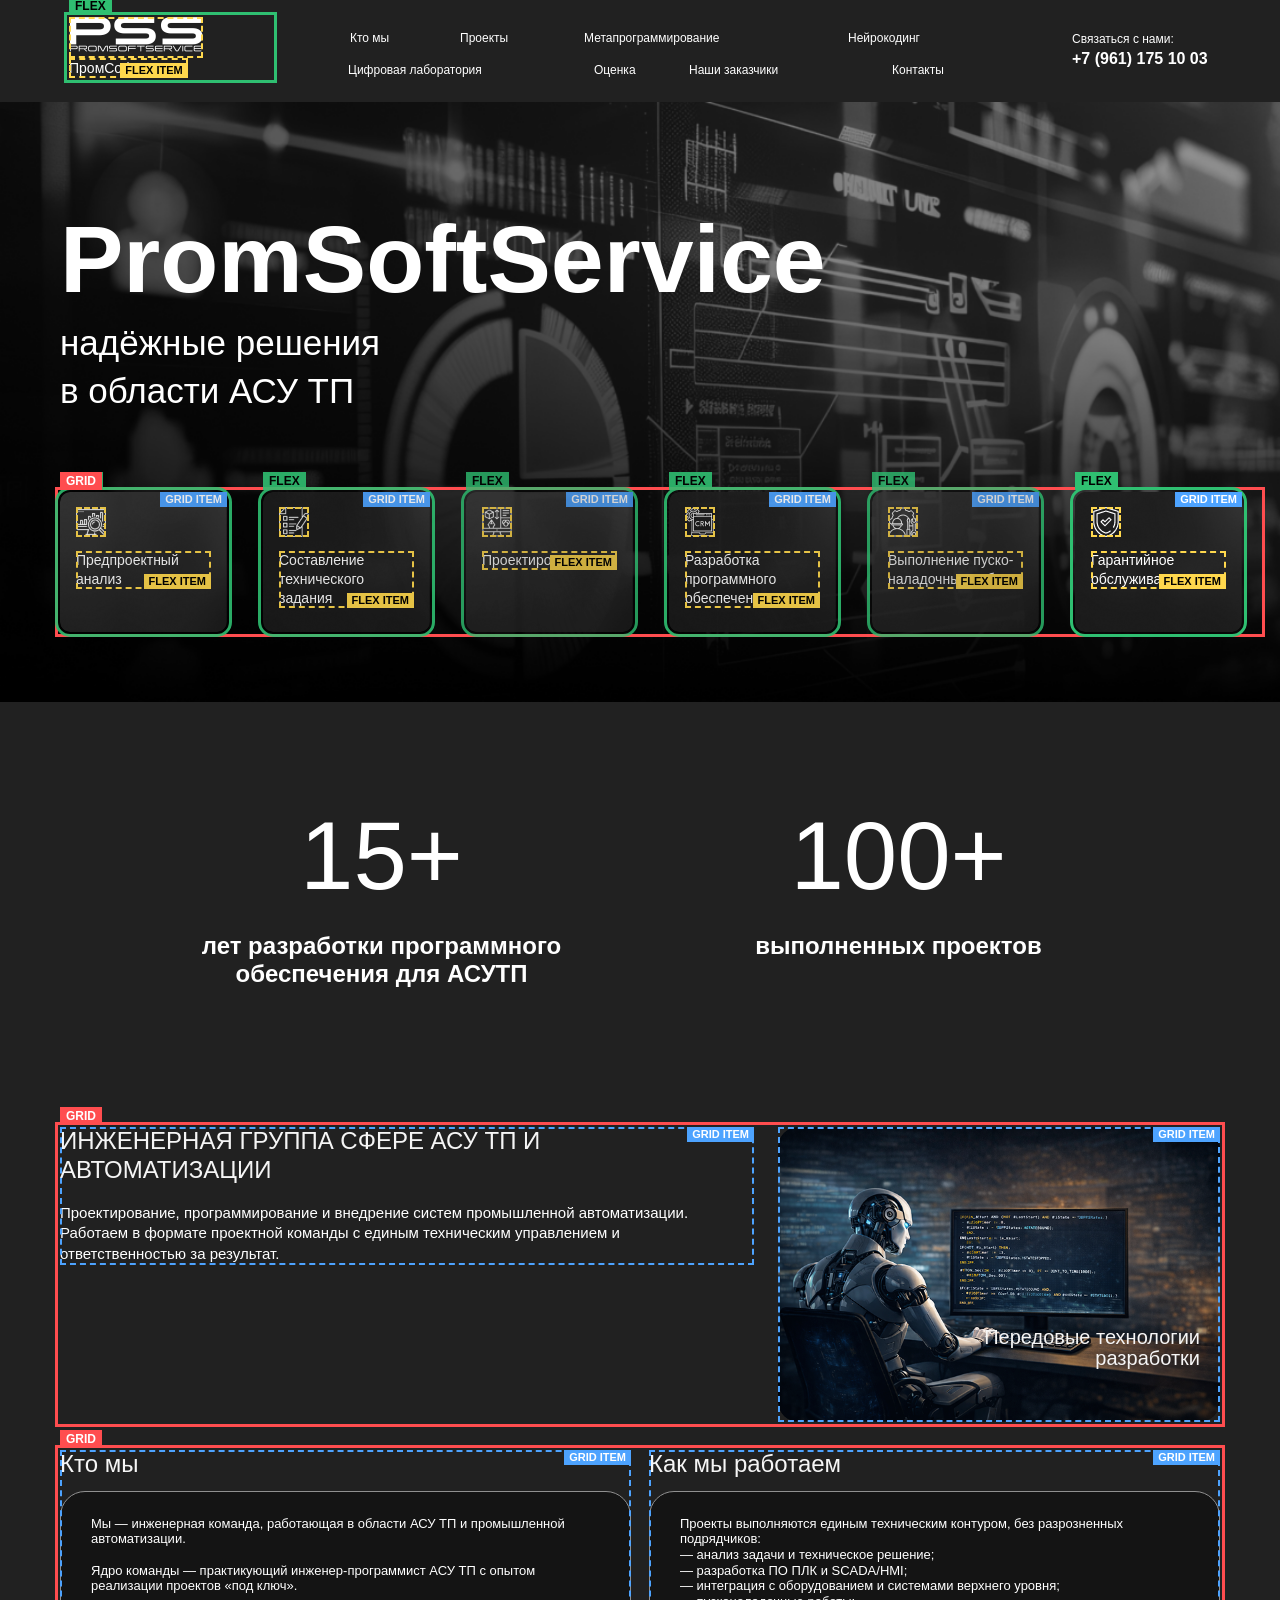
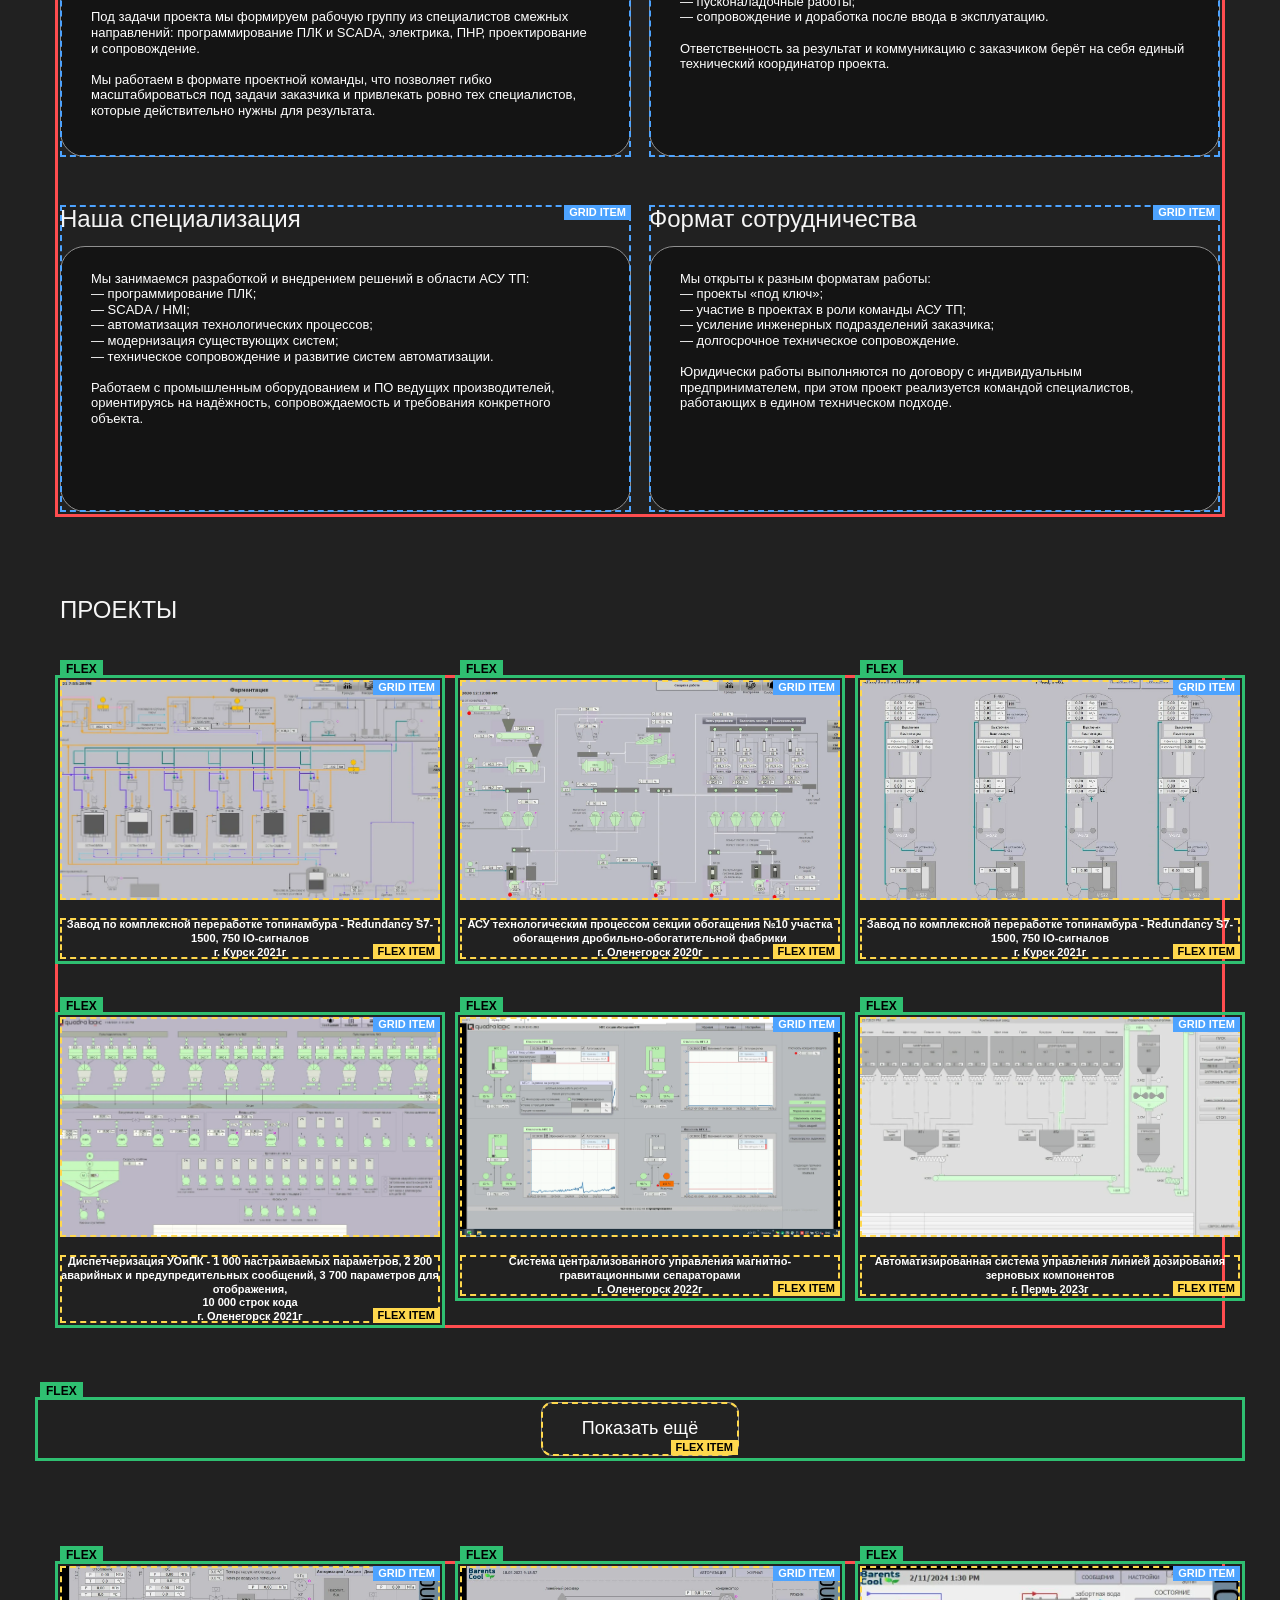
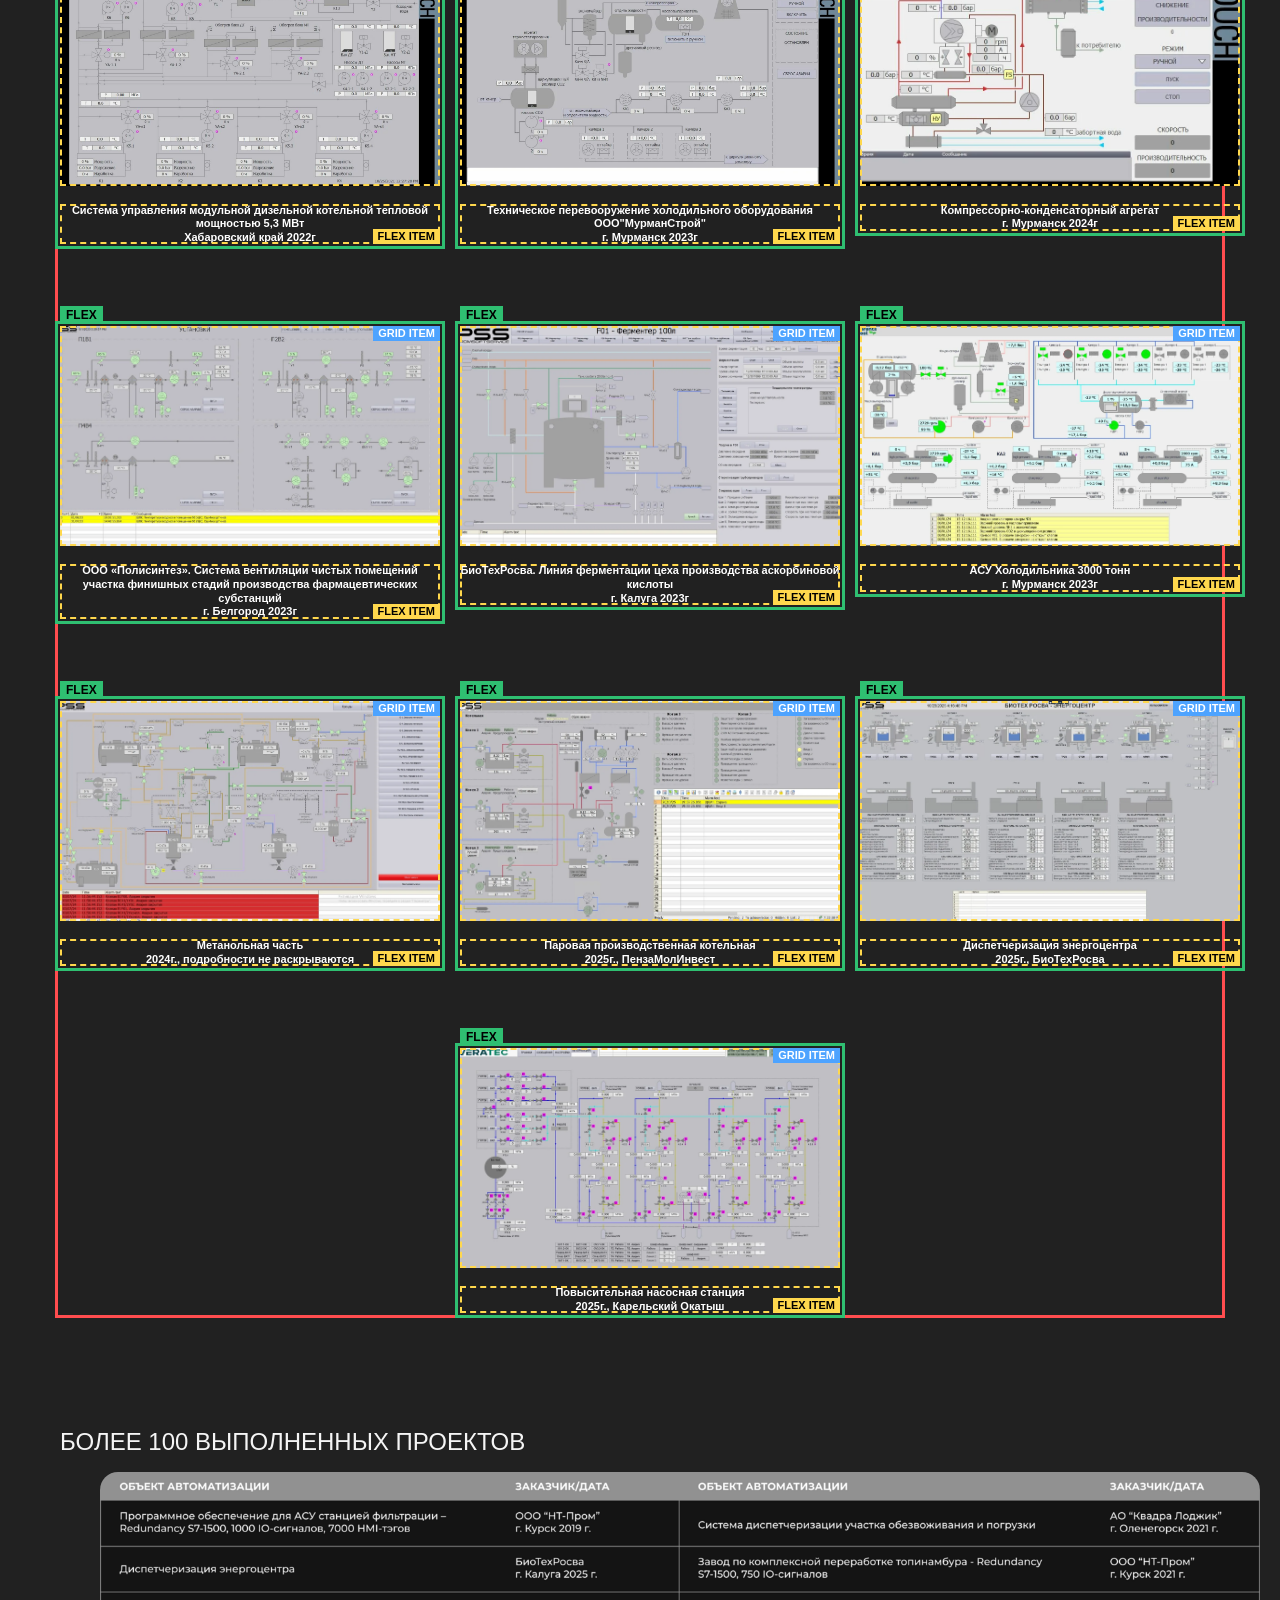
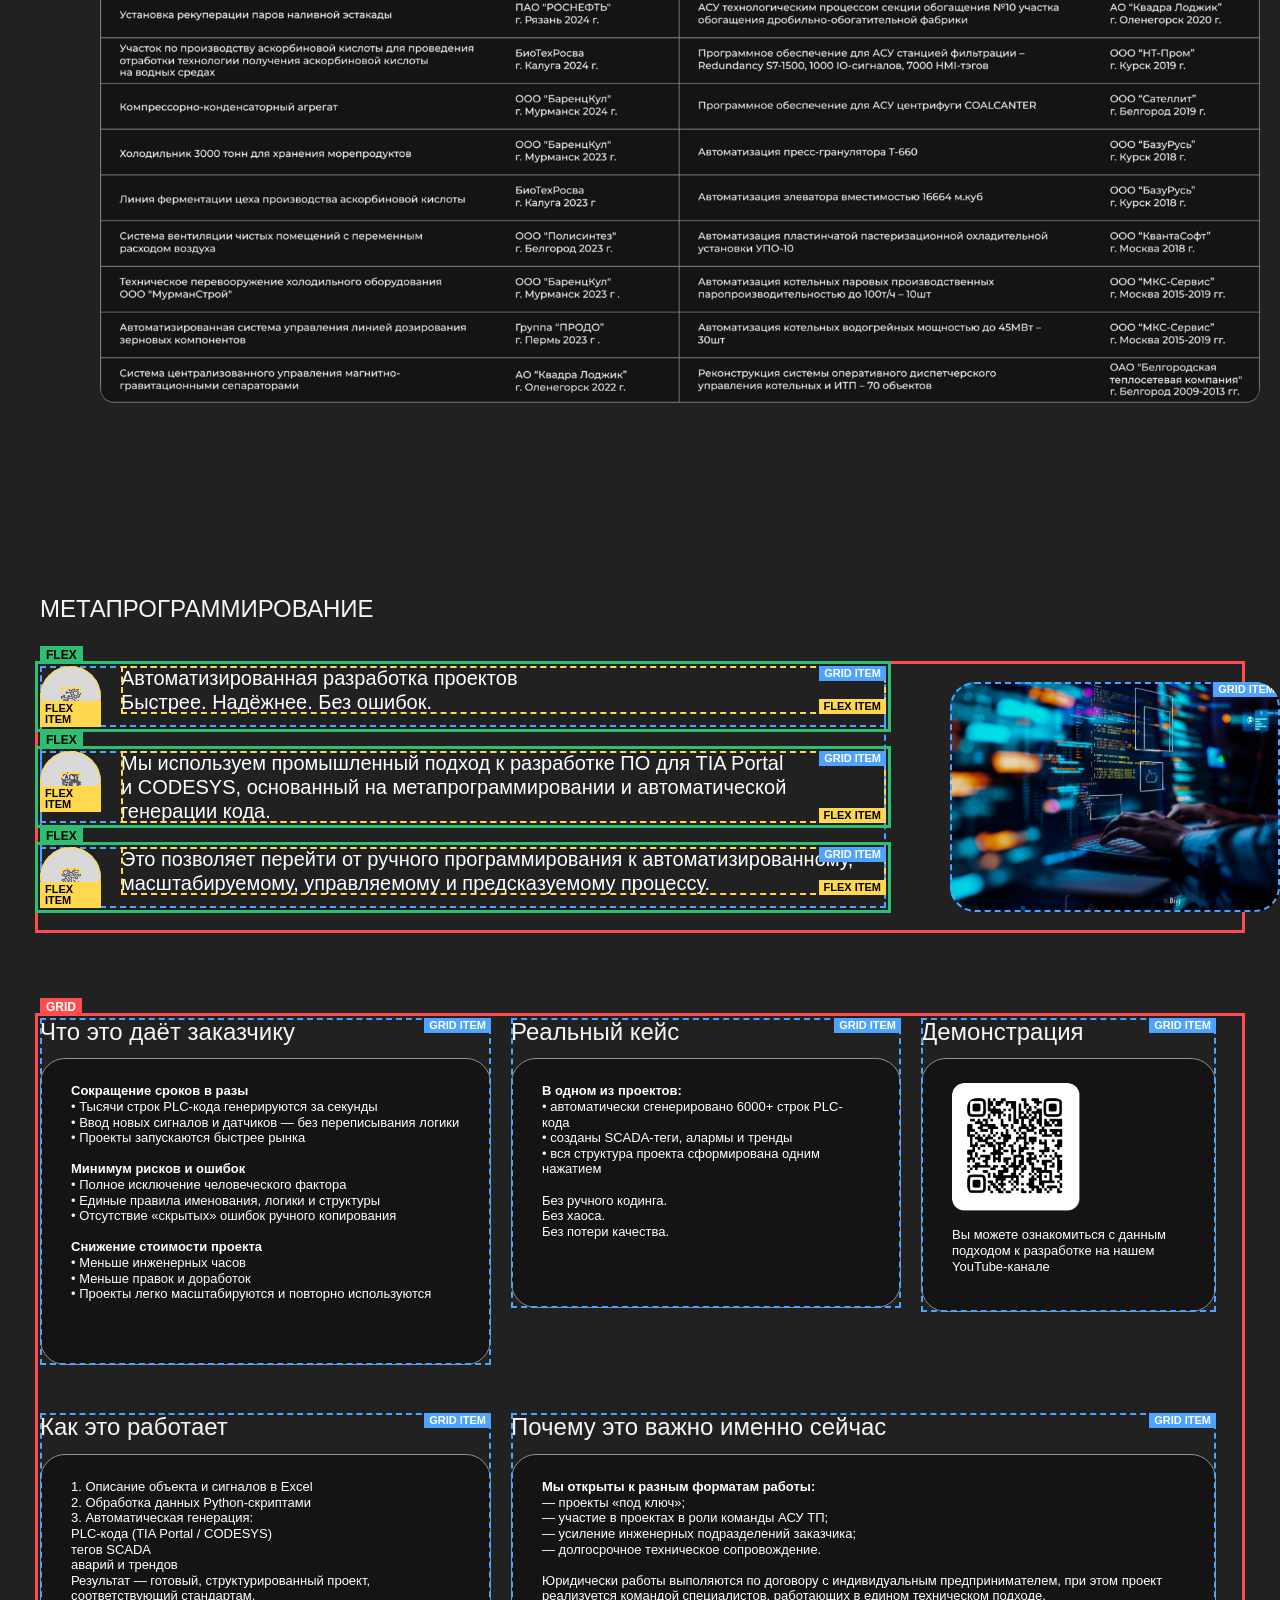
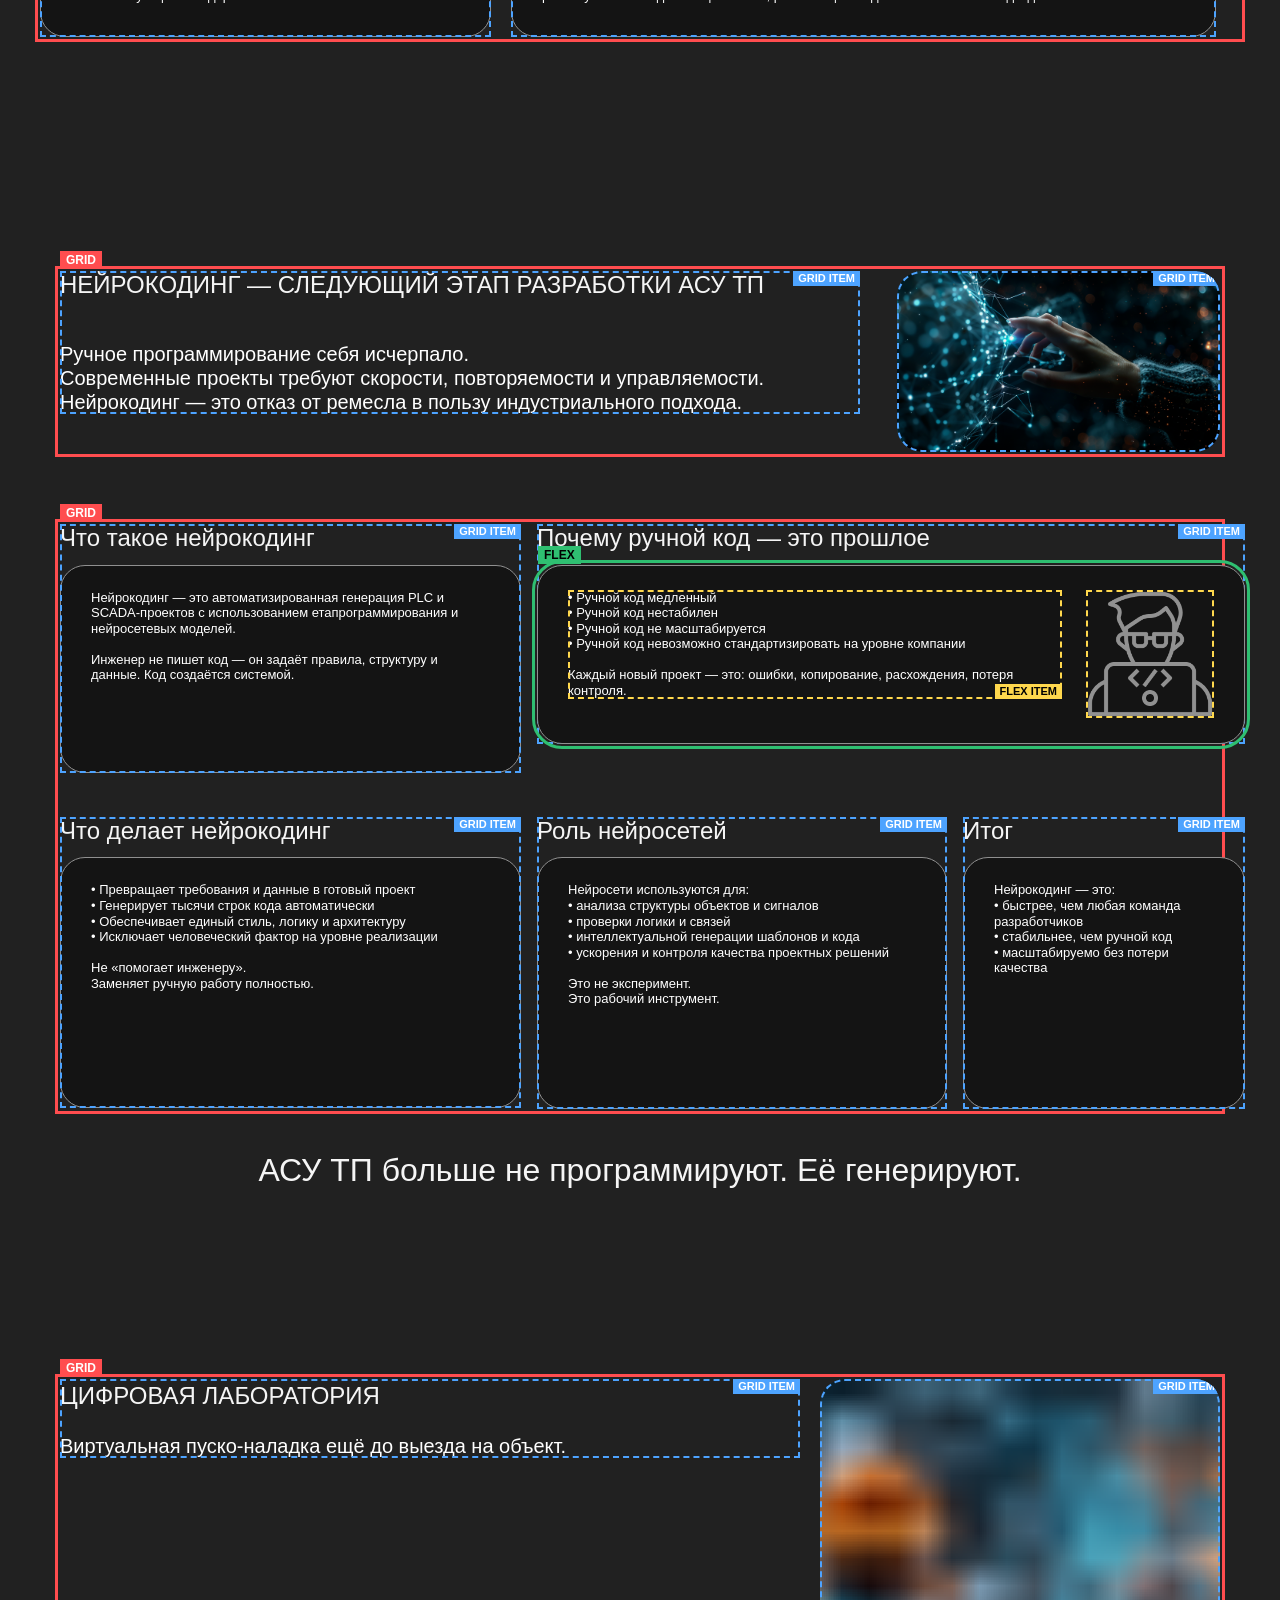
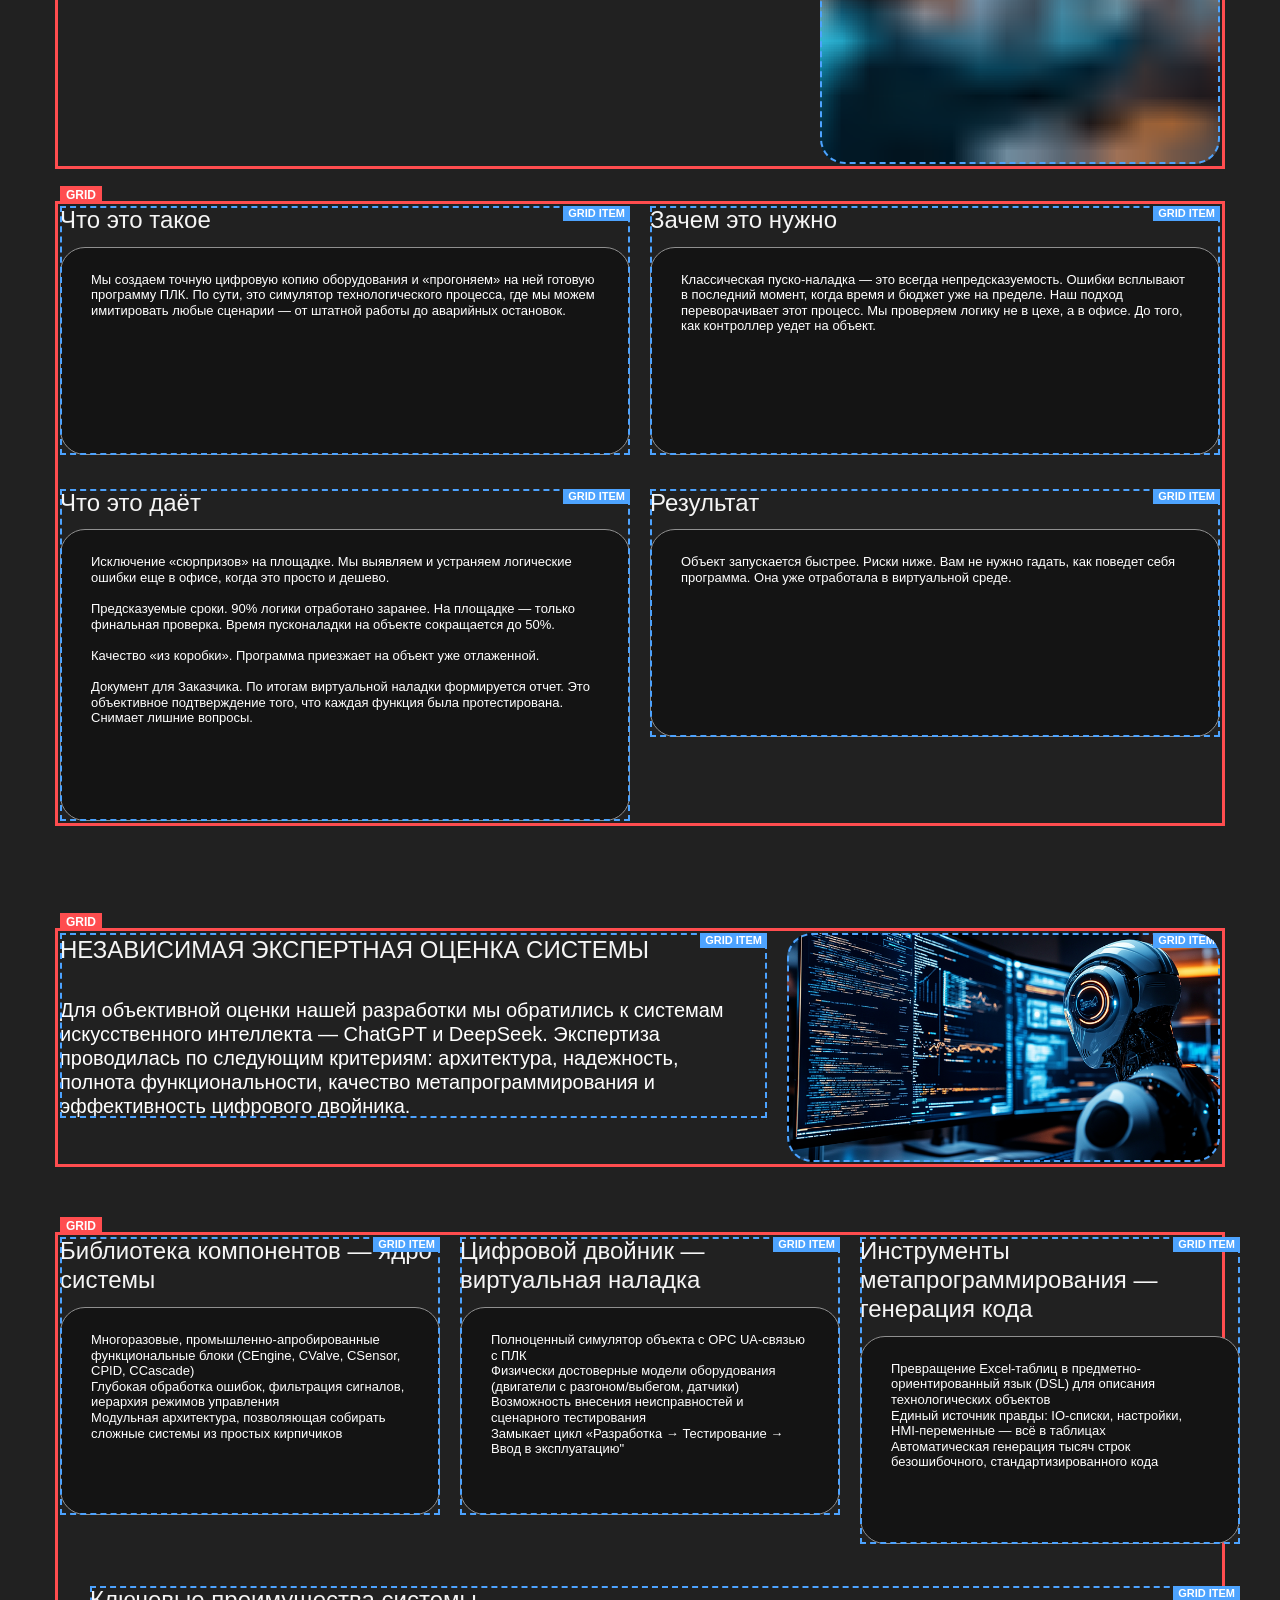
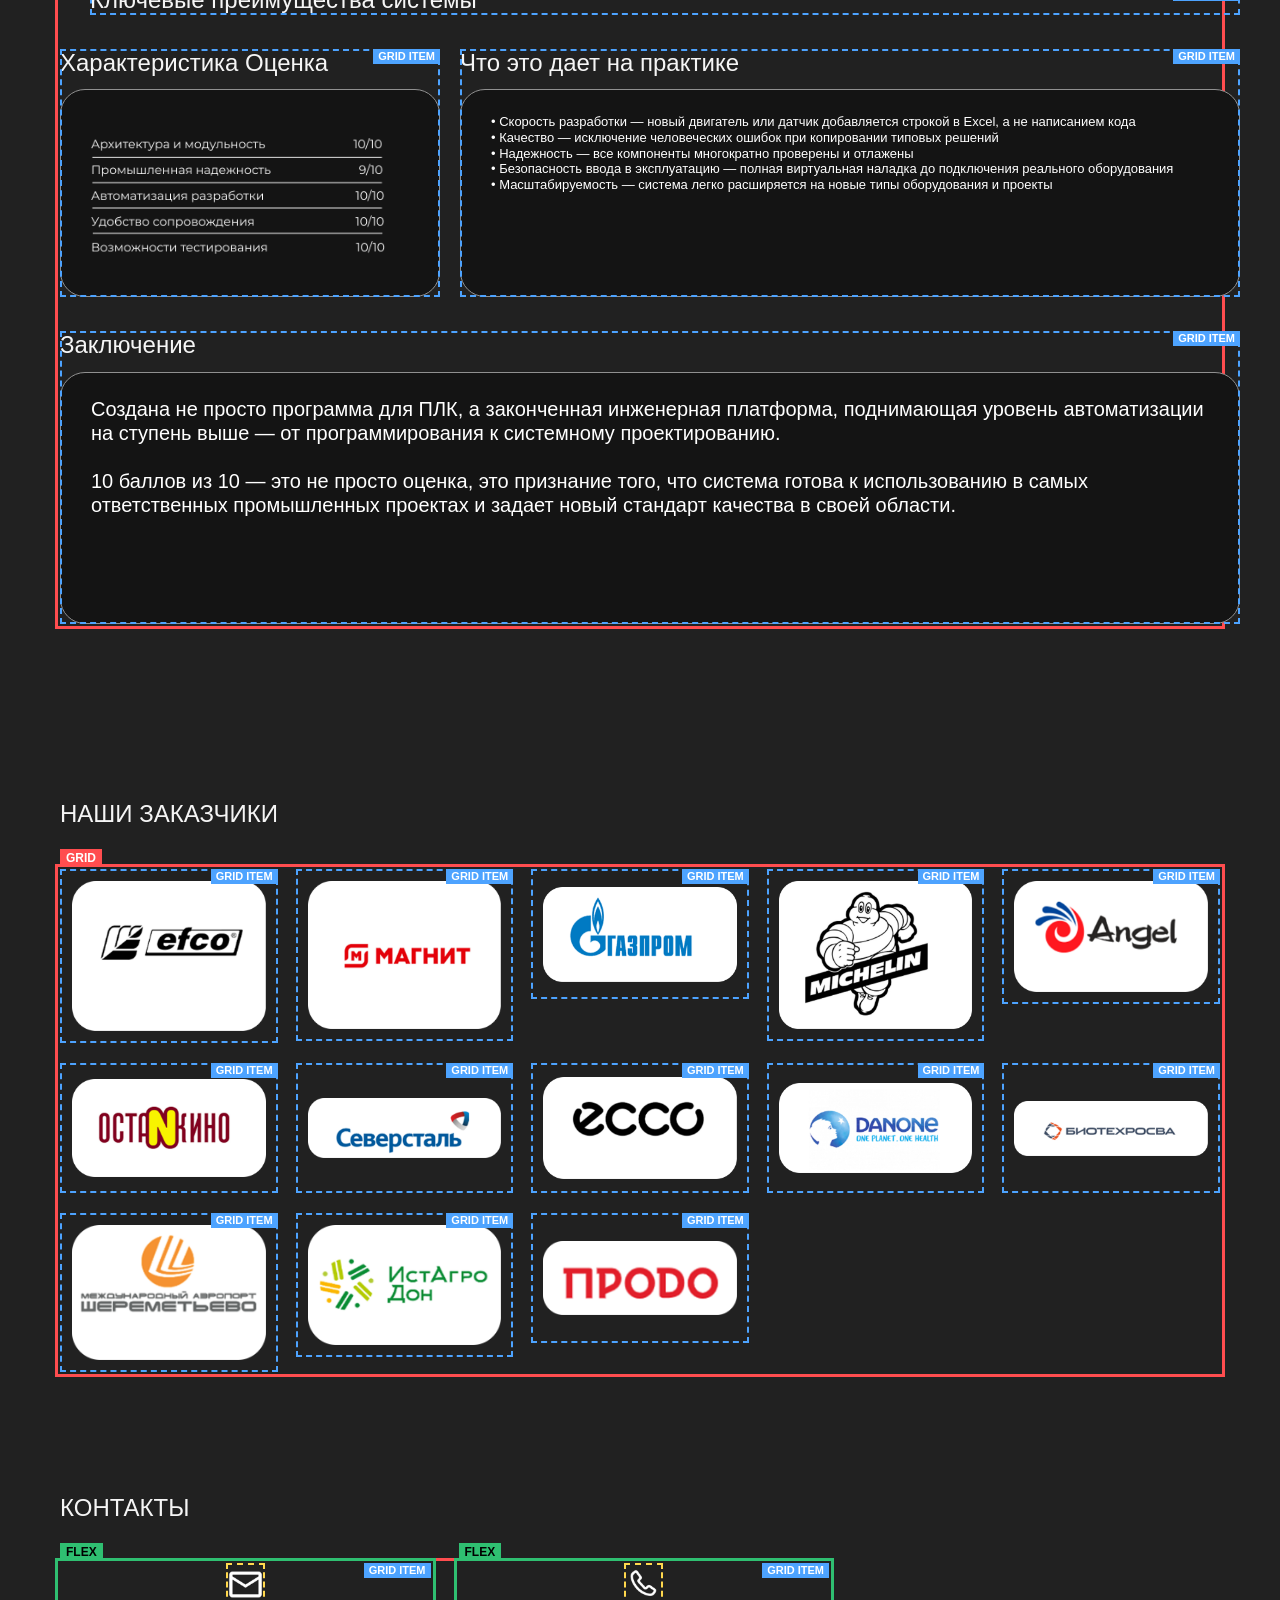
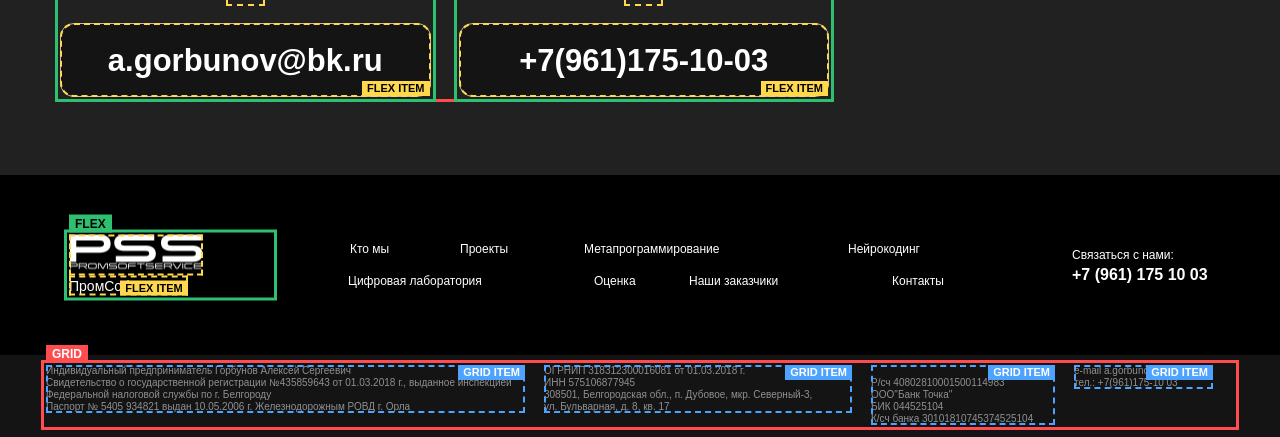
<file: index.html>
<!DOCTYPE html>
 <html lang="ru">
<head>
<meta charset="utf-8"/>
<meta content="text/html; charset=utf-8" http-equiv="Content-Type"/>
<meta content="width=device-width, initial-scale=1.0" name="viewport"/>
<title>PromSoftService - надежные решения в области АСУ ТП</title>
<meta content="telephone=no" name="format-detection"/>
<link href="assets/img/apple-touch-icon-light.png" media="(prefers-color-scheme: light)" rel="icon" sizes="32x32" type="image/png"/>
<link href="assets/img/favicon-dark.jpg" media="(prefers-color-scheme: dark)" rel="icon" sizes="32x32" type="image/x-icon"/>
<link href="assets/img/favicon.svg" rel="icon" sizes="any" type="image/svg+xml"/>
<link href="assets/img/icon-192.png" rel="apple-touch-icon" type="image/png"/>
<link href="assets/img/icon-192.png" rel="icon" sizes="192x192" type="image/png"/>
<link href="styles.css" media="all" rel="stylesheet" type="text/css"/>
</head>
<body>
<header aria-label="Основная шапка" class="top-menu" id="rec1996865982">
<div class="top-menu__shell">
<div aria-label="PromSoftService" class="top-menu__brand">
<img alt="PromSoftService" class="top-menu__brand-image" src="assets/img/be0d91b4-ce1f-4523-9_2.png"/>
<span class="top-menu__brand-text">ПромСофтСервис</span>
</div>
<nav aria-label="Основное меню" class="top-menu__nav">
<div class="top-menu__row top-menu__row--top">
<a class="top-menu__link" href="#rec1826666881">Кто мы</a>
<a class="top-menu__link" href="#rec1832008791">Проекты</a>
<a class="top-menu__link" href="#rec1826693731">Метапрограммирование</a>
<a class="top-menu__link" href="#rec1826717101">Нейрокодинг</a>
</div>
<div class="top-menu__row top-menu__row--bottom">
<a class="top-menu__link" href="#rec1989125091">Цифровая лаборатория</a>
<a class="top-menu__link" href="#rec1988978301">Оценка</a>
<a class="top-menu__link" href="#rec1826724401">Наши заказчики</a>
<a class="top-menu__link" href="#rec1831964741">Контакты</a>
</div>
</nav>
<div class="top-menu__contact">
<div class="top-menu__contact-title">Связаться с нами:</div>
<span class="top-menu__phone">+7 (961) 175 10 03</span>
</div>
</div>
</header>
<section aria-label="Главный экран" class="hero" id="rec1826533751">
<img alt="" aria-hidden="true" class="hero__image" src="assets/img/banner_1_2.png"/>
<div class="hero__shell">
<h1 class="hero__title"><strong>PromSoftService</strong></h1>
<p class="hero__subtitle">надёжные решения <br/>в области АСУ ТП</p>
<div class="hero__cards">
<article class="hero__card hero__card--1">
<img alt="" aria-hidden="true" class="hero__card-icon" src="assets/img/_1_25.png"/>
<div class="hero__card-text">Предпроектный анализ</div>
</article>
<article class="hero__card hero__card--2">
<img alt="" aria-hidden="true" class="hero__card-icon" src="assets/img/_1_27.png"/>
<div class="hero__card-text">Составление технического задания</div>
</article>
<article class="hero__card hero__card--3">
<img alt="" aria-hidden="true" class="hero__card-icon" src="assets/img/_1_21.png"/>
<div class="hero__card-text">Проектирование</div>
</article>
<article class="hero__card hero__card--4">
<img alt="" aria-hidden="true" class="hero__card-icon" src="assets/img/_1_28.png"/>
<div class="hero__card-text">Разработка программного обеспечения</div>
</article>
<article class="hero__card hero__card--5">
<img alt="" aria-hidden="true" class="hero__card-icon" src="assets/img/_1_23.png"/>
<div class="hero__card-text">Выполнение пуско-наладочных работ</div>
</article>
<article class="hero__card hero__card--6">
<img alt="" aria-hidden="true" class="hero__card-icon" src="assets/img/_1_29.png"/>
<div class="hero__card-text">Гарантийное обслуживание</div>
</article>
</div>
</div>
</section>
<section aria-label="О компании в цифрах" class="experience" id="rec1826612561">
<div class="experience__shell section__shell">
<div class="experience__value experience__value--left stat-card__value">15+</div>
<div class="experience__value experience__value--right stat-card__value">100+</div>
<div class="experience__caption experience__caption--left stat-card__caption">лет разработки программного обеспечения для АСУТП</div>
<div class="experience__caption experience__caption--right stat-card__caption">выполненных проектов</div>

</div>
</section>
<section aria-label="Кто мы" class="about-section" id="rec1826666881">
<div class="section__shell">
<div class="section__intro-layout section__intro-layout--text-media section__intro-layout--media-lg about-section__intro-layout">
  <div class="section__intro-copy">
    <h2 class="section__title section__title--md">ИНЖЕНЕРНАЯ ГРУППА СФЕРЕ АСУ ТП И АВТОМАТИЗАЦИИ</h2>
    <p class="section__comment section__comment--wide">Проектирование, программирование и внедрение систем промышленной автоматизации. Работаем в формате проектной команды с единым техническим управлением и ответственностью за результат.</p>
  </div>
  <figure class="about-section__intro-media">
    <img alt="" aria-hidden="true" src="assets/img/image_124_4.png"/>
    <figcaption class="about-section__intro-caption">Передовые технологии разработки</figcaption>
  </figure>
</div>
<div class="section__blocks-grid section__blocks-grid--2 about-section__grid">
<article class="section__block"><h3 class="section__block-title">Кто мы</h3><div class="section__block-body"><p class="section__block-text"> Мы — инженерная команда, работающая в области АСУ ТП и промышленной автоматизации.<br/><br/>Ядро команды — практикующий инженер-программист АСУ ТП с опытом реализации проектов «под ключ».<br/><br/>Под задачи проекта мы формируем рабочую группу из специалистов смежных направлений: программирование ПЛК и SCADA, электрика, ПНР, проектирование и сопровождение.<br/><br/>Мы работаем в формате проектной команды, что позволяет гибко масштабироваться под задачи заказчика и привлекать ровно тех специалистов, которые действительно нужны для результата. </p></div></article>
<article class="section__block"><h3 class="section__block-title">Как мы работаем</h3><div class="section__block-body"><p class="section__block-text"> Проекты выполняются единым техническим контуром, без разрозненных подрядчиков:<br/>— анализ задачи и техническое решение;<br/>— разработка ПО ПЛК и SCADA/HMI;<br/>— интеграция с оборудованием и системами верхнего уровня;<br/>— пусконаладочные работы;<br/>— сопровождение и доработка после ввода в эксплуатацию.<br/><br/>Ответственность за результат и коммуникацию с заказчиком берёт на себя единый технический координатор проекта. </p></div></article>
<article class="section__block"><h3 class="section__block-title">Наша специализация</h3><div class="section__block-body"><p class="section__block-text"> Мы занимаемся разработкой и внедрением решений в области АСУ ТП:<br/>— программирование ПЛК;<br/>— SCADA / HMI;<br/>— автоматизация технологических процессов;<br/>— модернизация существующих систем;<br/>— техническое сопровождение и развитие систем автоматизации.<br/><br/>Работаем с промышленным оборудованием и ПО ведущих производителей, ориентируясь на надёжность, сопровождаемость и требования конкретного объекта. </p></div></article>
<article class="section__block"><h3 class="section__block-title">Формат сотрудничества</h3><div class="section__block-body"><p class="section__block-text"> Мы открыты к разным форматам работы:<br/>— проекты «под ключ»;<br/>— участие в проектах в роли команды АСУ ТП;<br/>— усиление инженерных подразделений заказчика;<br/>— долгосрочное техническое сопровождение.<br/><br/>Юридически работы выполняются по договору с индивидуальным предпринимателем, при этом проект реализуется командой специалистов, работающих в едином техническом подходе. </p></div></article>
</div>
</div>
</section>
<section aria-label="Проекты" class="projects-section" id="rec1832008791">
<div class="section__shell">
<h2 class="section__title section__title--md">ПРОЕКТЫ</h2>
<div class="section__cards-grid section__cards-grid--projects projects-section__grid">
<article class="projects__card projects__card--1">
<img alt="" aria-hidden="true" src="assets/img/image_2026-01-27_00-_46.png"/>
<p class="projects__caption"> Завод по комплексной переработке топинамбура - Redundancy S7-1500, 750 IO-сигналов<br/>г. Курск 2021г </p>
</article>
<article class="projects__card projects__card--2">
<img alt="" aria-hidden="true" src="assets/img/image_2026-01-27_00-_32.png"/>
<p class="projects__caption"> АСУ технологическим процессом секции обогащения №10 участка обогащения дробильно-обогатительной фабрики<br/>г. Оленегорск 2020г </p>
</article>
<article class="projects__card projects__card--3">
<img alt="" aria-hidden="true" src="assets/img/image_2026-01-27_00-_33.png"/>
<p class="projects__caption"> Завод по комплексной переработке топинамбура - Redundancy S7-1500, 750 IO-сигналов<br/>г. Курск 2021г </p>
</article>
<article class="projects__card projects__card--4">
<img alt="" aria-hidden="true" src="assets/img/image_2026-01-27_00-_31.png"/>
<p class="projects__caption"> Диспетчеризация УОиПК - 1 000 настраиваемых параметров, 2 200 аварийных и предупредительных сообщений, 3 700 параметров для отображения, <br/>10 000 строк кода<br/>г. Оленегорск 2021г </p>
</article>
<article class="projects__card projects__card--5">
<img alt="" aria-hidden="true" src="assets/img/image_2026-01-27_00-_43.png"/>
<p class="projects__caption"> Система централизованного управления магнитно-гравитационными сепараторами<br/>г. Оленегорск 2022г </p>
</article>
<article class="projects__card projects__card--6">
<img alt="" aria-hidden="true" src="assets/img/image_2026-01-27_00-_36.png"/>
<p class="projects__caption"> Автоматизированная система управления линией дозирования зерновых компонентов<br/>г. Пермь 2023г </p>
</article>
</div>
</div>
</section>
<section aria-label="Показать ещё проекты" class="projects-more" id="rec1831999431">
<div class="projects-more__shell">
<button class="button button--more" type="button">Показать ещё</button>
</div>
</section>
<section aria-label="Продолжение проектов" class="projects-section" id="rec1832048871">
<div class="section__shell section__shell--continuation">
<div class="section__cards-grid section__cards-grid--projects projects-section__grid projects-section__grid--continuation">
<article class="projects__card projects__card--more-1">
<img alt="" aria-hidden="true" src="assets/img/image_2026-01-27_00-_40.png"/>
<p class="projects__caption"> Система управления модульной дизельной котельной тепловой мощностью 5,3 МВт<br/>Хабаровский край 2022г </p>
</article>
<article class="projects__card projects__card--more-2">
<img alt="" aria-hidden="true" src="assets/img/image_2026-01-27_00-_42.png"/>
<p class="projects__caption"> Техническое перевооружение холодильного оборудования <br/>ООО"МурманСтрой"<br/>г. Мурманск 2023г </p>
</article>
<article class="projects__card projects__card--more-3">
<img alt="" aria-hidden="true" src="assets/img/image_2026-01-27_00-_41.png"/>
<p class="projects__caption"> Компрессорно-конденсаторный агрегат<br/>г. Мурманск 2024г </p>
</article>
<article class="projects__card projects__card--more-4">
<img alt="" aria-hidden="true" src="assets/img/image_2026-01-27_00-_35.png"/>
<p class="projects__caption"> ООО «Полисинтез». Система вентиляции чистых помещений участка финишных стадий производства фармацевтических субстанций<br/>г. Белгород 2023г </p>
</article>
<article class="projects__card projects__card--more-5">
<img alt="" aria-hidden="true" src="assets/img/image_2026-01-27_00-_44.png"/>
<p class="projects__caption"> БиоТехРосва. Линия ферментации цеха производства аскорбиновой кислоты<br/>г. Калуга 2023г </p>
</article>
<article class="projects__card projects__card--more-6">
<img alt="" aria-hidden="true" src="assets/img/image_2026-01-27_00-_37.png"/>
<p class="projects__caption"> АСУ Холодильника 3000 тонн<br/>г. Мурманск 2023г </p>
</article>
<article class="projects__card projects__card--more-7">
<img alt="" aria-hidden="true" src="assets/img/image_2026-01-27_00-_39.png"/>
<p class="projects__caption"> Метанольная часть<br/>2024г., подробности не раскрываются </p>
</article>
<article class="projects__card projects__card--more-8">
<img alt="" aria-hidden="true" src="assets/img/image_2026-01-27_00-_45.png"/>
<p class="projects__caption"> Паровая производственная котельная<br/>2025г., ПензаМолИнвест </p>
</article>
<article class="projects__card projects__card--more-9">
<img alt="" aria-hidden="true" src="assets/img/image_2026-01-27_00-_34.png"/>
<p class="projects__caption"> Диспетчеризация энергоцентра<br/>2025г., БиоТехРосва </p>
</article>
<article class="projects__card projects__card--more-10">
<img alt="" aria-hidden="true" src="assets/img/image_2026-01-27_00-_38.png"/>
<p class="projects__caption"> Повысительная насосная станция<br/>2025г., Карельский Окатыш </p>
</article>
</div>
</div>
</section>
<section aria-label="Более 100 выполненных проектов" class="projects-summary" id="rec1832068471">
<div class="section__shell">
<h2 class="section__title">БОЛЕЕ 100 выполненных проектов</h2>
<div class="projects-transition-composition">
<figure class="projects-summary__image">
<img alt="" aria-hidden="true" src="assets/img/Group_423_6.png"/>
</figure>
</div>
</div>
</section>
<section aria-label="Метапрограммирование" class="meta-section" id="rec1826693731">
<div class="section__shell">
<h2 class="section__title">МЕТАПРОГРАММИРОВАНИЕ</h2>
<div class="section__intro-layout section__intro-layout--text-media section__intro-layout--media-sm meta-section__intro-layout">
  <div class="section__group section__group--points">
    <article class="section__item section__item--point">
      <div class="section__item-row">
        <span aria-hidden="true" class="section__item-icon">
          <img alt="" src="assets/img/Vector_5.png"/>
        </span>
        <p class="section__item-text">Автоматизированная разработка проектов<br/>Быстрее. Надёжнее. Без ошибок.</p>
      </div>
    </article>
    <article class="section__item section__item--point">
      <div class="section__item-row">
        <span aria-hidden="true" class="section__item-icon">
          <img alt="" src="assets/img/_1_31.png"/>
        </span>
        <p class="section__item-text">Мы&nbsp;используем промышленный подход к&nbsp;разработке&nbsp;ПО для TIA Portal и&nbsp;CODESYS, основанный на&nbsp;метапрограммировании и&nbsp;автоматической генерации кода.</p>
      </div>
    </article>
    <article class="section__item section__item--point">
      <div class="section__item-row">
        <span aria-hidden="true" class="section__item-icon">
          <img alt="" src="assets/img/_1_30.png"/>
        </span>
        <p class="section__item-text">Это позволяет перейти от&nbsp;ручного программирования к&nbsp;автоматизированному, масштабируемому, управляемому и&nbsp;предсказуемому процессу.</p>
      </div>
    </article>
  </div>
  <figure class="section__media meta-section__intro-media">
    <img alt="" aria-hidden="true" src="assets/img/person-is-typing-key_2.png"/>
  </figure>
</div>

<div class="section__blocks-grid section__blocks-grid--3-asymmetric meta-section__blocks-grid">
<article class="section__block section__block--accent section__block--feature"><h3 class="section__block-title">Что это даёт заказчику</h3>
<div class="section__block-body"><p class="section__block-text">
<strong>Сокращение сроков в разы</strong><br/>• Тысячи строк PLC-кода генерируются за секунды<br/>• Ввод новых сигналов и датчиков — без переписывания логики<br/>• Проекты запускаются быстрее рынка<br/><br/><strong>Минимум рисков и ошибок</strong><br/>• Полное исключение человеческого фактора<br/>• Единые правила именования, логики и структуры<br/>• Отсутствие «скрытых» ошибок ручного копирования<br/><br/><strong>Снижение стоимости проекта</strong><br/>• Меньше инженерных часов<br/>• Меньше правок и доработок<br/>• Проекты легко масштабируются и повторно используются </p></div></article>
<article class="section__block section__block--compact section__block--case-study"><h3 class="section__block-title">Реальный кейс</h3><div class="section__block-body"><p class="section__block-text">
<strong>В одном из проектов: </strong><br/>• автоматически сгенерировано 6000+ строк PLC-кода<br/>• созданы SCADA-теги, алармы и тренды<br/>• вся структура проекта сформирована одним нажатием<br/><br/>Без ручного кодинга.<br/>Без хаоса.<br/>Без потери качества. </p></div></article>
<article class="section__block section__block--media"><h3 class="section__block-title">Демонстрация</h3><div class="section__block-body"><img alt="" aria-hidden="true" class="meta-section__demo-icon" src="assets/img/_1_22.png"/><p class="section__block-text"> Вы можете ознакомиться с данным подходом к разработке на нашем YouTube-канале </p></div></article>
<article class="section__block section__block--compact section__block--note"><h3 class="section__block-title">Как это работает</h3><div class="section__block-body"><p class="section__block-text"> 1. Описание объекта и сигналов в Excel<br/>2. Обработка данных Python-скриптами<br/>3. Автоматическая генерация:<br/>PLC-кода (TIA Portal / CODESYS)<br/>тегов SCADA<br/>аварий и трендов<br/>Результат — готовый, структурированный проект, соответствующий стандартам. </p></div></article>
<article class="section__block section__block--span-2 section__block--compact section__block--note"><h3 class="section__block-title">Почему это важно именно сейчас</h3><div class="section__block-body"><p class="section__block-text">
<strong>Мы открыты к разным форматам работы:</strong><br/>— проекты «под ключ»;<br/>— участие в проектах в роли команды АСУ ТП;<br/>— усиление инженерных подразделений заказчика;<br/>— долгосрочное техническое сопровождение.<br/><br/>Юридически работы выполяются по договору с индивидуальным предпринимателем, при этом проект реализуется командой специалистов, работающих в едином техническом подходе. </p></div></article>
</div>

</div>
</section>
<section aria-label="Нейрокодинг" class="neuro-section" id="rec1826717101">
<div class="section__shell">
<div class="section__intro-layout section__intro-layout--text-media section__intro-layout--media-sm neuro-section__intro-layout">
  <div class="section__intro-copy">
    <header class="section__title section__title--md">НЕЙРОКОДИНГ — СЛЕДУЮЩИЙ ЭТАП РАЗРАБОТКИ АСУ ТП</header>
    <p class="section__comment section__comment--lead"> Ручное программирование себя исчерпало.<br/>Современные проекты требуют скорости, повторяемости и управляемости.<br/>Нейрокодинг — это отказ от ремесла в пользу индустриального подхода. </p>
  </div>
  <article aria-label="Акцентный визуальный блок" class="section__media section__media--neuro">
    <img alt="" aria-hidden="true" class="neuro-section__image-bg" src="assets/img/big-data-concept-dig_4.png"/>
  </article>
</div>
<div class="section__blocks-grid section__blocks-grid--3-asymmetric neuro-section__blocks-grid">
  <article class="section__block section__block--compact"><h3 class="section__block-title">Что такое нейрокодинг</h3><div class="section__block-body"><p class="section__block-text"> Нейрокодинг — это автоматизированная генерация PLC и SCADA-проектов с использованием етапрограммирования и нейросетевых моделей.<br/><br/>Инженер не пишет код — он задаёт правила, структуру и данные. Код создаётся системой. </p></div></article>
  <article class="section__block section__block--span-2 section__block--split"><h3 class="section__block-title">Почему ручной код — это прошлое</h3><div class="section__block-body section__block-body--split"><p class="section__block-text"> • Ручной код медленный<br/>• Ручной код нестабилен<br/>• Ручной код не масштабируется<br/>• Ручной код невозможно стандартизировать на уровне компании<br/><br/>Каждый новый проект — это: ошибки, копирование, расхождения, потеря контроля. </p><img alt="" aria-hidden="true" class="section__block-media neuro-section__code-image" src="assets/img/coding_1.png"/></div></article>
  <article class="section__block section__block--accent section__block--explain"><h3 class="section__block-title">Что делает нейрокодинг</h3><div class="section__block-body"><p class="section__block-text"> • Превращает требования и данные в готовый проект<br/>• Генерирует тысячи строк кода автоматически<br/>• Обеспечивает единый стиль, логику и архитектуру<br/>• Исключает человеческий фактор на уровне реализации<br/><br/>Не «помогает инженеру».<br/>Заменяет ручную работу полностью. </p></div></article>
  <article class="section__block section__block--accent"><h3 class="section__block-title">Роль нейросетей</h3><div class="section__block-body"><p class="section__block-text"> Нейросети используются для:<br/>• анализа структуры объектов и сигналов<br/>• проверки логики и связей<br/>• интеллектуальной генерации шаблонов и кода<br/>• ускорения и контроля качества проектных решений<br/><br/>Это не эксперимент.<br/>Это рабочий инструмент. </p></div></article>
  <article class="section__block section__block--accent"><h3 class="section__block-title">Итог</h3><div class="section__block-body"><p class="section__block-text"> Нейрокодинг — это:<br/>• быстрее, чем любая команда разработчиков<br/>• стабильнее, чем ручной код<br/>• масштабируемо без потери качества </p></div></article>
</div>
<p class="section__final">АСУ ТП больше не программируют. Её генерируют.</p>
</div>
</section>
<section aria-label="Цифровая лаборатория" class="lab-section" id="rec1989125091">
<div class="section__shell">
<div class="section__intro-layout section__intro-layout--text-media section__intro-layout--media-md lab-section__intro-layout">
  <div class="section__intro-copy">
    <h2 class="section__title section__title--md">ЦИФРОВАЯ ЛАБОРАТОРИЯ</h2>
    <p class="section__comment section__comment--lead">Виртуальная пуско-наладка ещё до выезда на объект.</p>
  </div>
  <article aria-label="Акцентный визуальный блок" class="section__media lab-section__intro-media">
    <img alt="" aria-hidden="true" src="assets/img/image_130_8.png"/>
  </article>
</div>
<div class="section__blocks-grid section__blocks-grid--2 lab-section__blocks-grid">
  <article class="section__block section__block--compact">
    <h3 class="section__block-title">Что это такое</h3>
    <div class="section__block-body">
      <p class="section__block-text"> Мы создаем точную цифровую копию оборудования и «прогоняем» на ней готовую программу ПЛК. По сути, это симулятор технологического процесса, где мы можем имитировать любые сценарии — от штатной работы до аварийных остановок. </p>
    </div>
  </article>
  <article class="section__block section__block--compact">
    <h3 class="section__block-title">Зачем это нужно</h3>
    <div class="section__block-body">
      <p class="section__block-text"> Классическая пуско-наладка — это всегда непредсказуемость. Ошибки всплывают в последний момент, когда время и бюджет уже на пределе. Наш подход переворачивает этот процесс. Мы проверяем логику не в цехе, а в офисе. До того, как контроллер уедет на объект. </p>
    </div>
  </article>
  <article class="section__block section__block--accent section__block--benefits-panel">
    <h3 class="section__block-title">Что это даёт</h3>
    <div class="section__block-body">
      <p class="section__block-text"> Исключение «сюрпризов» на площадке. Мы выявляем и устраняем логические ошибки еще в офисе, когда это просто и дешево.<br/><br/> Предсказуемые сроки. 90% логики отработано заранее. На площадке — только финальная проверка. Время пусконаладки на объекте сокращается до 50%.<br/><br/>Качество «из коробки». Программа приезжает на объект уже отлаженной.<br/><br/>Документ для Заказчика. По итогам виртуальной наладки формируется отчет. Это объективное подтверждение того, что каждая функция была протестирована. Снимает лишние вопросы. </p>
    </div>
  </article>
  <article class="section__block section__block--compact">
    <h3 class="section__block-title">Результат</h3>
    <div class="section__block-body">
      <p class="section__block-text"> Объект запускается быстрее. Риски ниже. Вам не нужно гадать, как поведет себя программа. Она уже отработала в виртуальной среде. </p>
    </div>
  </article>
</div>
</div>
</section>
<section aria-label="Независимая экспертная оценка системы" class="review-section" id="rec1988978301">
<div class="section__shell">
<div class="section__intro-layout section__intro-layout--text-media section__intro-layout--media-lg review-section__intro-layout">
  <div class="section__intro-copy">
    <h2 class="section__title section__title--md section__title--narrow">НЕЗАВИСИМАЯ ЭКСПЕРТНАЯ ОЦЕНКА СИСТЕМЫ</h2>
    <p class="section__comment section__comment--lead section__comment--wide"> Для объективной оценки нашей разработки мы обратились к системам искусственного интеллекта — ChatGPT и DeepSeek. Экспертиза проводилась по следующим критериям: архитектура, надежность, полнота функциональности, качество метапрограммирования и эффективность цифрового двойника. </p>
  </div>
  <article aria-label="Акцентный визуальный блок" class="section__media review-section__intro-media">
    <img alt="" aria-hidden="true" src="assets/img/image_129_6.png"/>
  </article>
</div>
<div class="section__blocks-grid section__blocks-grid--3 review-section__blocks-grid">
  <article class="section__block section__block--compact">
    <h3 class="section__block-title">Библиотека компонентов — ядро системы</h3>
    <div class="section__block-body">
      <p class="section__block-text"> Многоразовые, промышленно-апробированные функциональные блоки (CEngine, CValve, CSensor, CPID, CCascade)<br/>Глубокая обработка ошибок, фильтрация сигналов, иерархия режимов управления<br/>Модульная архитектура, позволяющая собирать сложные системы из простых кирпичиков </p>
    </div>
  </article>

  <article class="section__block section__block--compact">
    <h3 class="section__block-title">Цифровой двойник — виртуальная наладка</h3>
    <div class="section__block-body">
      <p class="section__block-text"> Полноценный симулятор объекта с OPC UA-связью с ПЛК<br/>Физически достоверные модели оборудования (двигатели с разгоном/выбегом, датчики)<br/>Возможность внесения неисправностей и сценарного тестирования<br/>Замыкает цикл «Разработка → Тестирование → Ввод в эксплуатацию" </p>
    </div>
  </article>

  <article class="section__block section__block--compact">
    <h3 class="section__block-title">Инструменты метапрограммирования — генерация кода</h3>
    <div class="section__block-body">
      <p class="section__block-text"> Превращение Excel-таблиц в предметно-ориентированный язык (DSL) для описания технологических объектов<br/>Единый источник правды: IO-списки, настройки, HMI-переменные — всё в таблицах<br/>Автоматическая генерация тысяч строк безошибочного, стандартизированного кода </p>
    </div>
  </article>

  <h3 class="section__subheading review-section__subheading">Ключевые преимущества системы</h3>

  <article class="section__block section__block--compact section__block--center review-section__block--rating">
    <h3 class="section__block-title">Характеристика Оценка</h3>
    <div class="section__block-body">
      <img alt="" aria-hidden="true" class="review-section__rating-image" src="assets/img/png_4.png"/>
    </div>
  </article>

  <article class="section__block section__block--compact review-section__block--practice">
    <h3 class="section__block-title">Что это дает на практике</h3>
    <div class="section__block-body">
      <p class="section__block-text"> • Скорость разработки — новый двигатель или датчик добавляется строкой в Excel, а не написанием кода<br/>• Качество — исключение человеческих ошибок при копировании типовых решений<br/>• Надежность — все компоненты многократно проверены и отлажены<br/>• Безопасность ввода в эксплуатацию — полная виртуальная наладка до подключения реального оборудования<br/>• Масштабируемость — система легко расширяется на новые типы оборудования и проекты </p>
    </div>
  </article>

  <article class="section__block section__block--accent review-section__block--conclusion">
    <h3 class="section__block-title">Заключение</h3>
    <div class="section__block-body">
      <p class="section__block-text"> Создана не просто программа для ПЛК, а законченная инженерная платформа, поднимающая уровень автоматизации на ступень выше — от программирования к системному проектированию.<br/><br/>10 баллов из 10 — это не просто оценка, это признание того, что система готова к использованию в самых ответственных промышленных проектах и задает новый стандарт качества в своей области. </p>
    </div>
  </article>
</div>
</div>
</section>
<section aria-label="Наши заказчики" class="customers-section" id="rec1826724401">
<div class="section__shell">
<h2 class="section__title section__title--md">НАШИ ЗАКАЗЧИКИ</h2>
<div class="section__cards-grid section__cards-grid--logos customers-section__grid">
  <figure class="customers-section__logo-card section__block section__block--logo"><img alt="" aria-hidden="true" class="customers-section__logo" src="assets/img/image_124_5.png"/></figure>
  <figure class="customers-section__logo-card section__block section__block--logo"><img alt="" aria-hidden="true" class="customers-section__logo" src="assets/img/image_125_2.png"/></figure>
  <figure class="customers-section__logo-card section__block section__block--logo"><img alt="" aria-hidden="true" class="customers-section__logo" src="assets/img/image_126_2.png"/></figure>
  <figure class="customers-section__logo-card section__block section__block--logo"><img alt="" aria-hidden="true" class="customers-section__logo" src="assets/img/image_127_1.png"/></figure>
  <figure class="customers-section__logo-card section__block section__block--logo"><img alt="" aria-hidden="true" class="customers-section__logo" src="assets/img/image_128_2.png"/></figure>
  <figure class="customers-section__logo-card section__block section__block--logo"><img alt="" aria-hidden="true" class="customers-section__logo" src="assets/img/image_129_7.png"/></figure>
  <figure class="customers-section__logo-card section__block section__block--logo"><img alt="" aria-hidden="true" class="customers-section__logo" src="assets/img/image_123_2.png"/></figure>
  <figure class="customers-section__logo-card section__block section__block--logo"><img alt="" aria-hidden="true" class="customers-section__logo" src="assets/img/image_130_7.png"/></figure>
  <figure class="customers-section__logo-card section__block section__block--logo"><img alt="" aria-hidden="true" class="customers-section__logo" src="assets/img/image_131_1.png"/></figure>
  <figure class="customers-section__logo-card section__block section__block--logo"><img alt="" aria-hidden="true" class="customers-section__logo" src="assets/img/image_122_2.png"/></figure>
  <figure class="customers-section__logo-card section__block section__block--logo"><img alt="" aria-hidden="true" class="customers-section__logo" src="assets/img/image_132_2.png"/></figure>
  <figure class="customers-section__logo-card section__block section__block--logo"><img alt="" aria-hidden="true" class="customers-section__logo" src="assets/img/image_133_2.png"/></figure>
  <figure class="customers-section__logo-card section__block section__block--logo"><img alt="" aria-hidden="true" class="customers-section__logo" src="assets/img/image_121_2.png"/></figure>
</div>
</div>
</section>
<section aria-label="Контакты" class="contacts-section" id="rec1831964741">
<div class="section__shell">
<h2 class="section__title section__title--md">КОНТАКТЫ</h2>
<div class="section__cards-grid section__cards-grid--contacts contacts-section__grid">
  <article class="contacts-section__item contacts-section__item--email" aria-label="Email">
    <img alt="" aria-hidden="true" class="contacts-section__item-icon" src="assets/img/Email_2.png"/>
    <a class="contacts-section__item-panel contacts-section__item-link contacts-section__item-link--email" href="mailto:a.gorbunov@bk.ru">a.gorbunov@bk.ru</a>
  </article>
  <article class="contacts-section__item contacts-section__item--phone" aria-label="Телефон">
    <img alt="" aria-hidden="true" class="contacts-section__item-icon" src="assets/img/Phone_2.png"/>
    <a class="contacts-section__item-panel contacts-section__item-link contacts-section__item-link--phone" href="tel:+79611751003">+7(961)175-10-03</a>
  </article>
</div>
</div>
</section>
<footer aria-label="Нижнее меню" class="footer-menu" id="rec1826640561">
<div class="footer-menu__shell">
<div aria-label="PromSoftService" class="footer-menu__brand">
<img alt="PromSoftService" class="footer-menu__brand-image" src="assets/img/be0d91b4-ce1f-4523-9_2.png"/>
<span class="footer-menu__brand-text">ПромСофтСервис</span>
</div>
<nav aria-label="Нижняя навигация" class="footer-menu__nav">
<div class="footer-menu__row footer-menu__row--top">
<a class="footer-menu__link" href="#rec1826666881">Кто мы</a>
<a class="footer-menu__link" href="#rec1832008791">Проекты</a>
<a class="footer-menu__link" href="#rec1826693731">Метапрограммирование</a>
<a class="footer-menu__link" href="#rec1826717101">Нейрокодинг</a>
</div>
<div class="footer-menu__row footer-menu__row--bottom">
<a class="footer-menu__link" href="#rec1989125091">Цифровая лаборатория</a>
<a class="footer-menu__link" href="#rec1988978301">Оценка</a>
<a class="footer-menu__link" href="#rec1826724401">Наши заказчики</a>
<a class="footer-menu__link" href="#rec1831964741">Контакты</a>
</div>
</nav>
<div class="footer-menu__contact">
<div class="footer-menu__contact-title">Связаться с нами:</div>
<span class="footer-menu__phone">+7 (961) 175 10 03</span>
</div>
</div>
</footer>
<section aria-label="Реквизиты" class="details-section" id="rec1831971621">
<div class="details-section__shell">
<div class="section__cards-grid details-section__grid">
<p class="details-section__column details-section__column--1"> Индивидуальный предприниматель Горбунов Алексей Сергеевич<br/>Свидетельство о государственной регистрации №435859643 от 01.03.2018 г., выданное инспекцией Федеральной налоговой службы по г. Белгороду<br/>Паспорт № 5405 934821 выдан 10.05.2006 г. Железнодорожным РОВД г. Орла </p>
<p class="details-section__column details-section__column--2"> ОГРНИП 318312300016081 от 01.03.2018 г.<br/>ИНН 575106877945<br/>308501, Белгородская обл., п. Дубовое, мкр. Северный-3, <br/>ул. Бульварная, д. 8, кв. 17 </p>
<p class="details-section__column details-section__column--3">
<br/>Р/сч 40802810001500114983<br/>ООО&quot;Банк Точка&quot;<br/>БИК 044525104<br/>К/сч банка 30101810745374525104<br/>
</p>
<p class="details-section__column details-section__column--4">
<a class="details-section__text" href="mailto:a.gorbunov@bk.ru">e-mail a.gorbunov@bk.ru</a><br/><span class="details-section__text">тел.: +7(961)175-10 03</span>
</p>
</div>
</div>
</section>
</body>
</html>
</file>
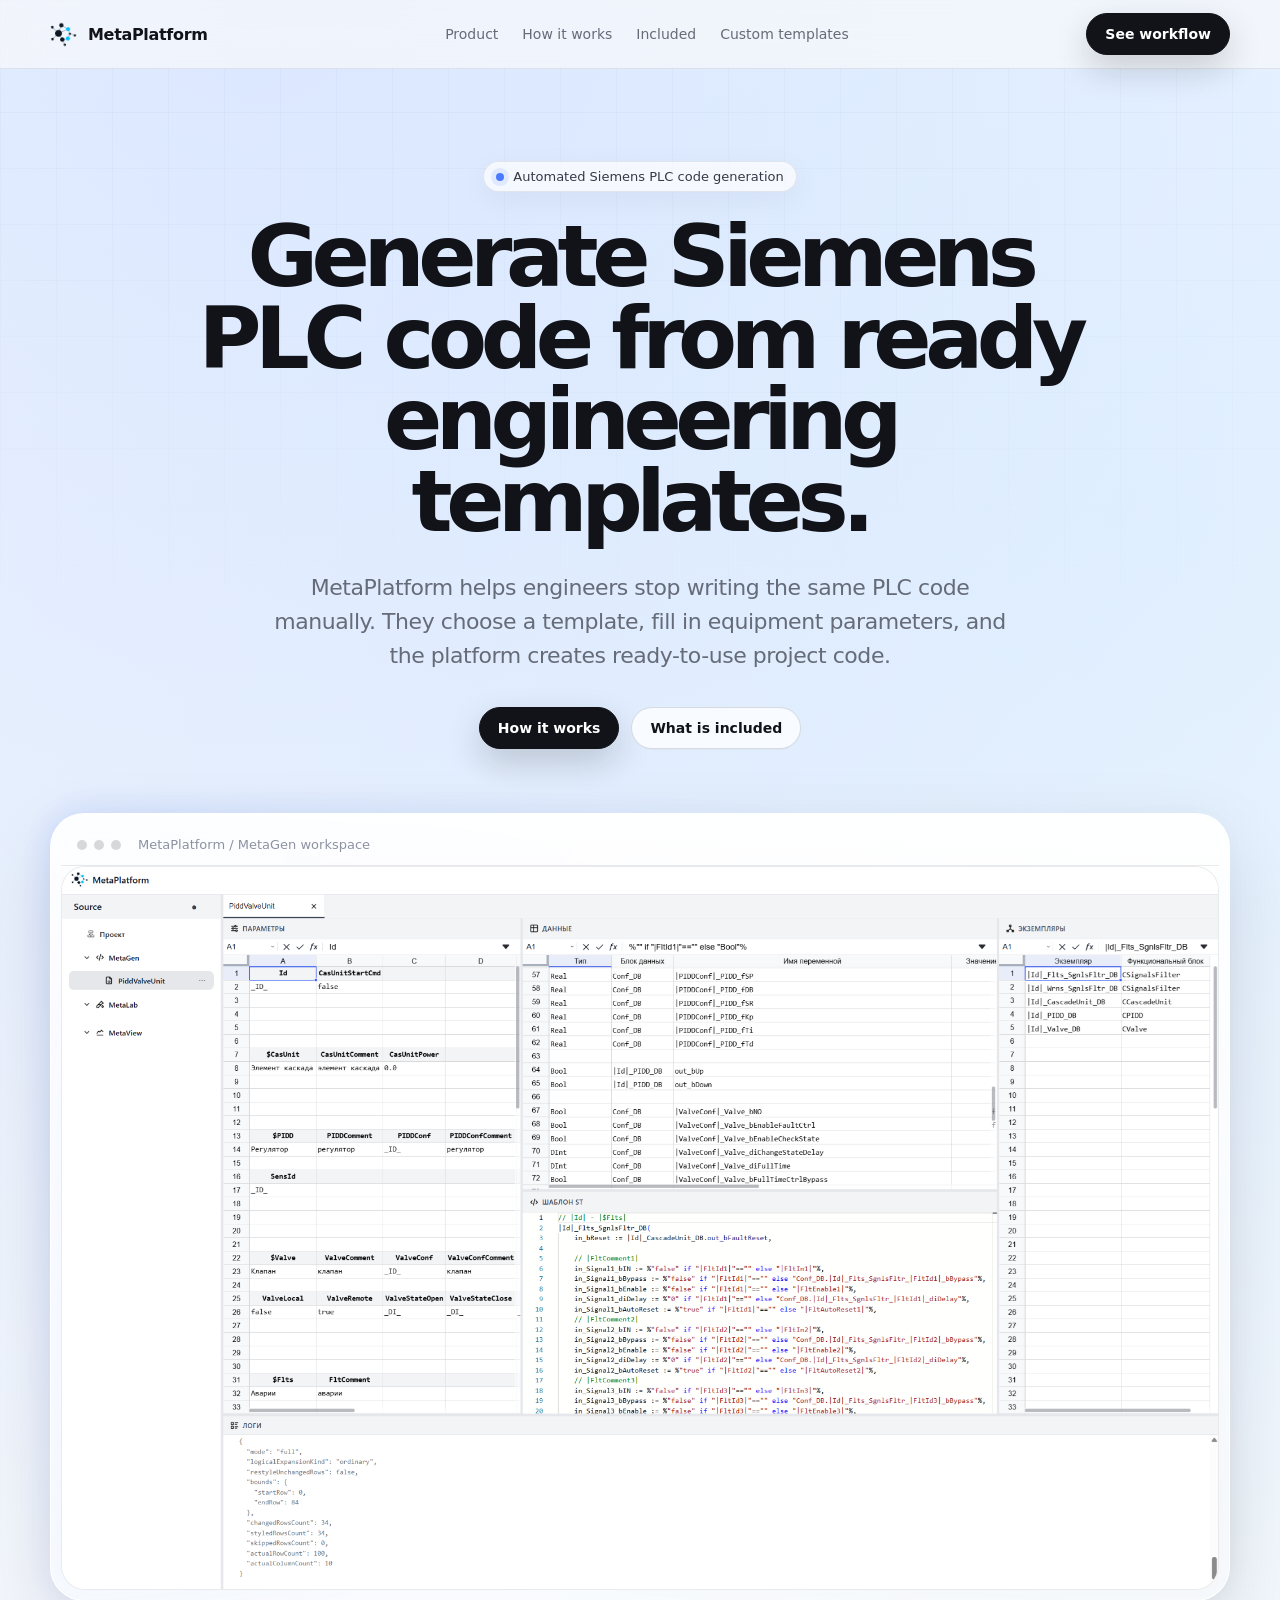
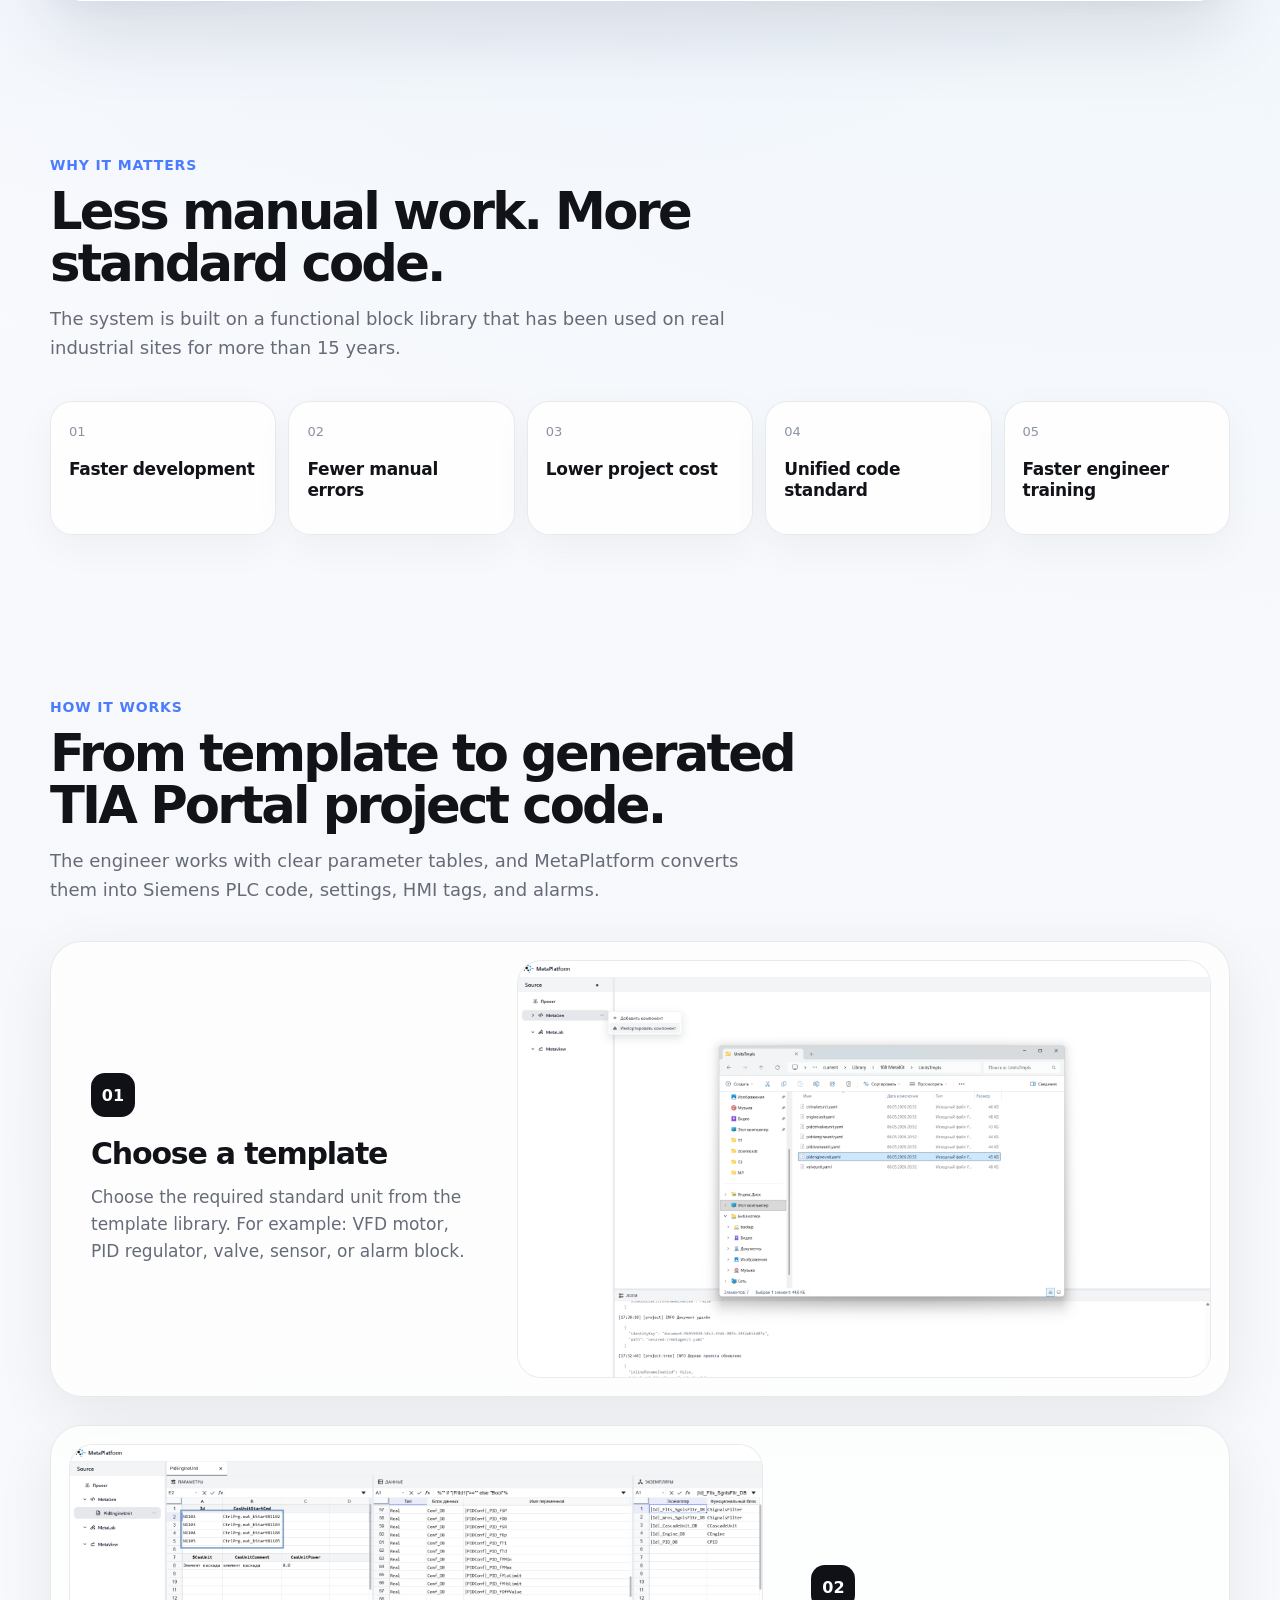
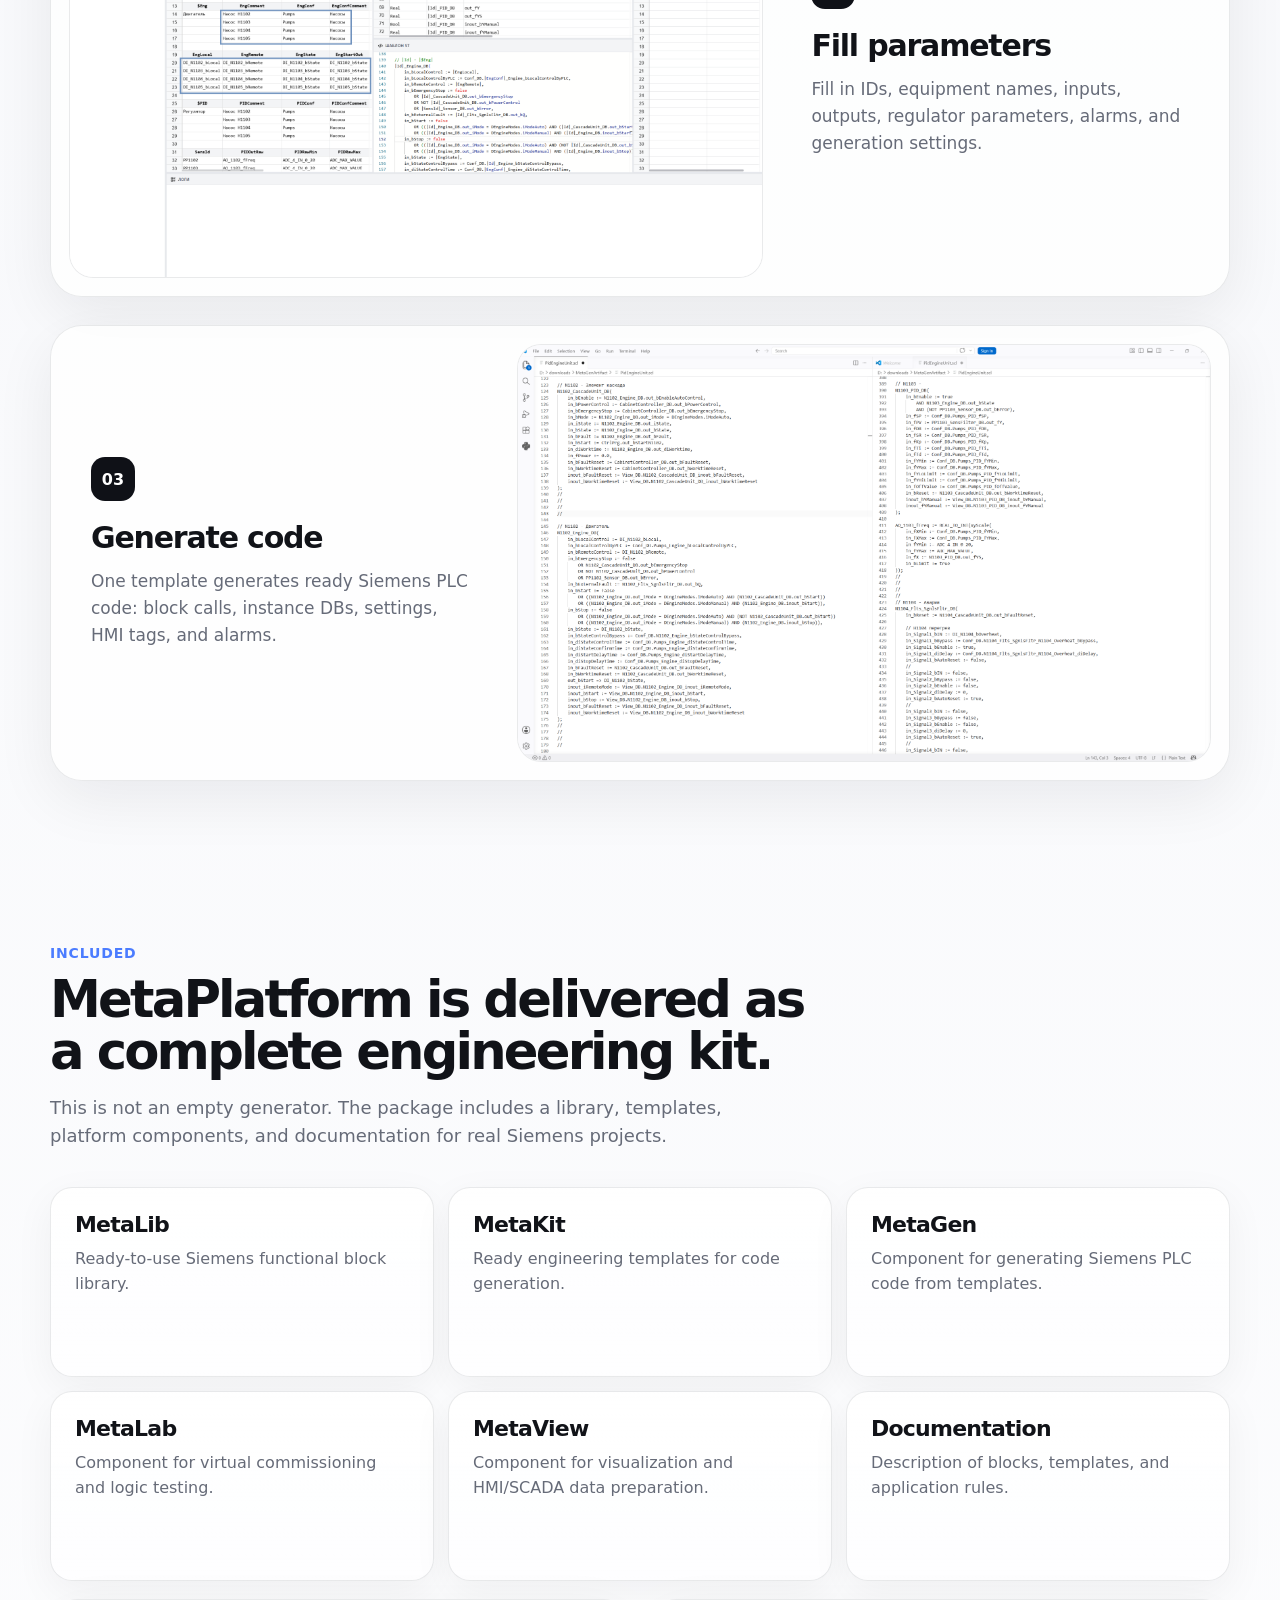
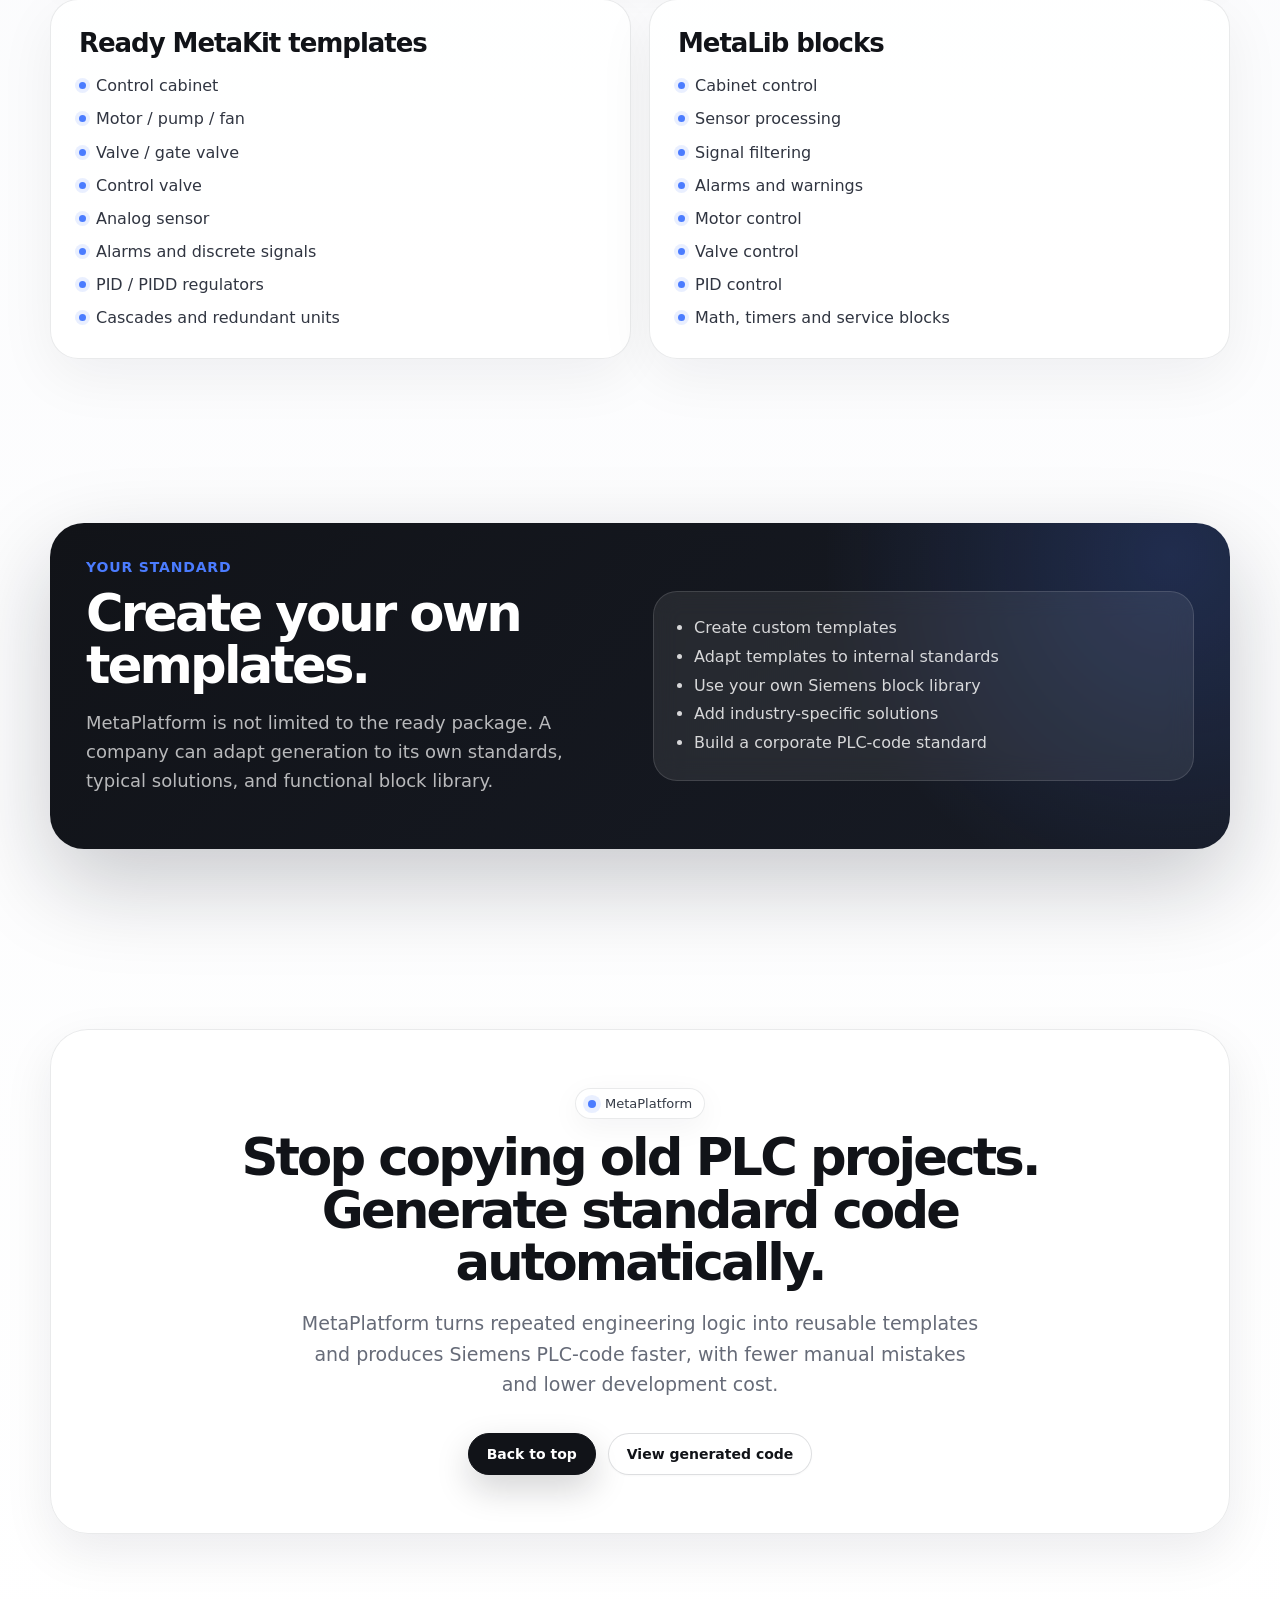
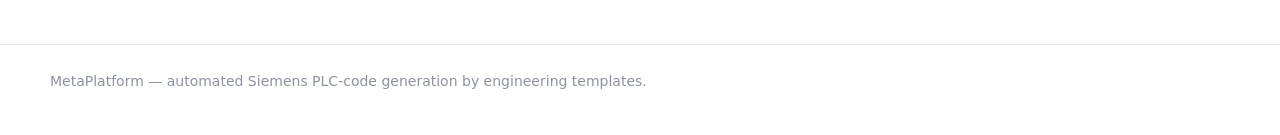
<file: MP/index.html>
<!doctype html>
<html lang="ru">
<head>
  <meta charset="utf-8" />
  <meta name="viewport" content="width=device-width, initial-scale=1" />
  <title>MetaPlatform — automated Siemens PLC code generation</title>
  <link rel="icon" type="image/png" href="assets/metaplatform.png" />
  <meta name="description" content="MetaPlatform автоматически генерирует Siemens PLC-код по готовым инженерным шаблонам." />
  <style>
    :root {
      --bg: #f7f8fb;
      --bg-soft: #ffffff;
      --text: #111318;
      --muted: #666b78;
      --muted-2: #8c92a1;
      --line: rgba(19, 24, 36, 0.09);
      --line-strong: rgba(19, 24, 36, 0.14);
      --card: rgba(255,255,255,0.86);
      --shadow: 0 30px 80px rgba(13, 18, 32, 0.12);
      --shadow-soft: 0 18px 50px rgba(13, 18, 32, 0.08);
      --blue: #4b7cff;
      --blue-soft: rgba(75,124,255,0.12);
      --dark: #0f1117;
      --radius-xl: 28px;
      --radius-lg: 22px;
      --radius-md: 16px;
      --max: 1180px;
    }

    * { box-sizing: border-box; }

    html {
      scroll-behavior: smooth;
    }

    body {
      margin: 0;
      font-family: Inter, ui-sans-serif, system-ui, -apple-system, BlinkMacSystemFont, "Segoe UI", sans-serif;
      color: var(--text);
      background:
        radial-gradient(circle at 20% 0%, rgba(75,124,255,0.14), transparent 28%),
        radial-gradient(circle at 90% 8%, rgba(82, 196, 255, 0.10), transparent 30%),
        linear-gradient(180deg, #fbfcff 0%, var(--bg) 42%, #ffffff 100%);
      overflow-x: hidden;
    }

    body::before {
      content: "";
      position: fixed;
      inset: 0;
      pointer-events: none;
      background-image:
        linear-gradient(rgba(19,24,36,0.035) 1px, transparent 1px),
        linear-gradient(90deg, rgba(19,24,36,0.035) 1px, transparent 1px);
      background-size: 56px 56px;
      mask-image: linear-gradient(to bottom, rgba(0,0,0,.8), transparent 70%);
      z-index: -1;
    }

    a { color: inherit; text-decoration: none; }

    .container {
      width: min(var(--max), calc(100% - 40px));
      margin: 0 auto;
    }

    .nav {
      position: sticky;
      top: 0;
      z-index: 20;
      backdrop-filter: blur(18px);
      background: rgba(247,248,251,0.72);
      border-bottom: 1px solid var(--line);
    }

    .nav-inner {
      height: 68px;
      display: flex;
      align-items: center;
      justify-content: space-between;
      gap: 24px;
    }

    .brand {
      display: inline-flex;
      align-items: center;
      gap: 11px;
      font-weight: 720;
      letter-spacing: -0.02em;
    }

    .brand-logo {
      width: 27px;
      height: 27px;
      display: inline-block;
      object-fit: contain;
    }

    .brand-mark {
      width: 25px;
      height: 25px;
      position: relative;
      display: inline-block;
    }

    .brand-mark i {
      position: absolute;
      width: 5px;
      height: 5px;
      border-radius: 50%;
      background: #111318;
    }

    .brand-mark i:nth-child(1) { left: 0; top: 3px; opacity: .45; }
    .brand-mark i:nth-child(2) { left: 8px; top: 0; opacity: .8; }
    .brand-mark i:nth-child(3) { left: 17px; top: 5px; opacity: .55; }
    .brand-mark i:nth-child(4) { left: 5px; top: 13px; opacity: .7; }
    .brand-mark i:nth-child(5) { left: 15px; top: 17px; opacity: .95; }

    .nav-links {
      display: flex;
      align-items: center;
      gap: 24px;
      color: var(--muted);
      font-size: 14px;
    }

    .nav-links a:hover { color: var(--text); }

    .btn {
      display: inline-flex;
      align-items: center;
      justify-content: center;
      min-height: 42px;
      padding: 0 18px;
      border-radius: 999px;
      border: 1px solid var(--line-strong);
      background: rgba(255,255,255,0.75);
      box-shadow: 0 1px 2px rgba(0,0,0,0.03);
      font-weight: 620;
      font-size: 14px;
      transition: transform .2s ease, box-shadow .2s ease, border-color .2s ease;
    }

    .btn:hover {
      transform: translateY(-1px);
      box-shadow: var(--shadow-soft);
      border-color: rgba(19,24,36,0.18);
    }

    .btn-dark {
      background: #111318;
      color: white;
      border-color: #111318;
      box-shadow: 0 14px 34px rgba(17,19,24,0.18);
    }

    .hero {
      padding: 92px 0 74px;
      text-align: center;
    }

    .eyebrow {
      display: inline-flex;
      align-items: center;
      gap: 9px;
      padding: 7px 12px;
      border: 1px solid var(--line);
      border-radius: 999px;
      background: rgba(255,255,255,.7);
      color: #343a46;
      font-size: 13px;
      box-shadow: 0 8px 30px rgba(13,18,32,0.05);
    }

    .eyebrow::before {
      content: "";
      width: 8px;
      height: 8px;
      border-radius: 999px;
      background: var(--blue);
      box-shadow: 0 0 0 5px var(--blue-soft);
    }

    h1 {
      max-width: 970px;
      margin: 24px auto 0;
      font-size: clamp(46px, 7vw, 86px);
      line-height: .95;
      letter-spacing: -0.075em;
      font-weight: 780;
    }

    .lead {
      max-width: 760px;
      margin: 28px auto 0;
      color: var(--muted);
      font-size: clamp(18px, 2vw, 22px);
      line-height: 1.55;
      letter-spacing: -0.02em;
    }

    .hero-actions {
      margin-top: 34px;
      display: flex;
      justify-content: center;
      gap: 12px;
      flex-wrap: wrap;
    }

    .hero-panel {
      margin-top: 64px;
      position: relative;
      border-radius: 34px;
      padding: 10px;
      background: linear-gradient(180deg, rgba(255,255,255,0.96), rgba(255,255,255,0.55));
      border: 1px solid rgba(255,255,255,0.9);
      box-shadow: var(--shadow);
    }

    .hero-panel::before {
      content: "";
      position: absolute;
      inset: -1px;
      z-index: -1;
      border-radius: 34px;
      background: linear-gradient(120deg, rgba(75,124,255,0.35), rgba(255,255,255,0), rgba(29,32,43,0.12));
      filter: blur(16px);
      opacity: .55;
    }

    .browser-bar {
      height: 42px;
      display: flex;
      align-items: center;
      gap: 7px;
      padding: 0 16px;
      border-bottom: 1px solid var(--line);
      color: var(--muted-2);
      font-size: 13px;
    }

    .dot {
      width: 10px;
      height: 10px;
      border-radius: 999px;
      background: rgba(17,19,24,0.16);
    }

    .browser-title {
      margin-left: 10px;
      white-space: nowrap;
      overflow: hidden;
      text-overflow: ellipsis;
    }

    .screenshot {
      display: block;
      width: 100%;
      border-radius: 24px;
      border: 1px solid var(--line);
      background: #fff;
    }

    .section {
      padding: 82px 0;
    }

    .section-head {
      max-width: 780px;
      margin-bottom: 36px;
    }

    .kicker {
      color: var(--blue);
      font-size: 14px;
      font-weight: 720;
      letter-spacing: .06em;
      text-transform: uppercase;
    }

    h2 {
      margin: 12px 0 0;
      font-size: clamp(34px, 4vw, 56px);
      line-height: 1.02;
      letter-spacing: -0.055em;
      font-weight: 760;
    }

    .section-text {
      margin-top: 16px;
      color: var(--muted);
      font-size: 18px;
      line-height: 1.6;
      max-width: 720px;
    }

    .benefits {
      display: grid;
      grid-template-columns: repeat(5, 1fr);
      gap: 12px;
      margin-top: 38px;
    }

    .benefit {
      padding: 22px 18px;
      border-radius: var(--radius-lg);
      background: var(--card);
      border: 1px solid var(--line);
      box-shadow: 0 12px 40px rgba(13,18,32,0.045);
      min-height: 134px;
    }

    .benefit-num {
      color: var(--muted-2);
      font-size: 13px;
      margin-bottom: 20px;
    }

    .benefit strong {
      display: block;
      font-size: 17px;
      line-height: 1.25;
      letter-spacing: -0.02em;
    }

    .workflow {
      display: grid;
      grid-template-columns: 1fr;
      gap: 28px;
    }

    .step {
      display: grid;
      grid-template-columns: 0.85fr 1.4fr;
      gap: 26px;
      align-items: center;
      padding: 18px;
      border-radius: 32px;
      background: rgba(255,255,255,0.72);
      border: 1px solid var(--line);
      box-shadow: 0 18px 60px rgba(13,18,32,0.07);
    }

    .step:nth-child(even) {
      grid-template-columns: 1.4fr 0.85fr;
    }

    .step:nth-child(even) .step-copy {
      order: 2;
    }

    .step-copy {
      padding: 16px 22px;
    }

    .step-label {
      display: inline-flex;
      align-items: center;
      justify-content: center;
      width: 44px;
      height: 44px;
      border-radius: 14px;
      background: var(--dark);
      color: #fff;
      font-weight: 720;
      margin-bottom: 20px;
    }

    .step h3 {
      margin: 0;
      font-size: 30px;
      line-height: 1.1;
      letter-spacing: -0.04em;
    }

    .step p {
      margin: 14px 0 0;
      color: var(--muted);
      font-size: 17px;
      line-height: 1.58;
    }

    .step-media {
      border-radius: 24px;
      overflow: hidden;
      background: #fff;
      border: 1px solid var(--line);
      box-shadow: inset 0 0 0 1px rgba(255,255,255,0.3);
    }

    .step-media img {
      display: block;
      width: 100%;
      height: auto;
    }

    .code-card {
      background: #fff;
      border: 1px solid var(--line);
      border-radius: 24px;
      overflow: hidden;
    }

    .code-card img {
      display: block;
      width: 100%;
    }

    .included-grid {
      display: grid;
      grid-template-columns: repeat(3, 1fr);
      gap: 14px;
    }

    .included-card {
      min-height: 190px;
      padding: 24px;
      border-radius: var(--radius-lg);
      background: linear-gradient(180deg, rgba(255,255,255,0.88), rgba(255,255,255,0.68));
      border: 1px solid var(--line);
      box-shadow: 0 12px 40px rgba(13,18,32,0.05);
    }

    .included-card h3 {
      margin: 0 0 10px;
      font-size: 22px;
      letter-spacing: -0.035em;
    }

    .included-card p {
      margin: 0;
      color: var(--muted);
      line-height: 1.55;
    }

    .two-col {
      display: grid;
      grid-template-columns: 1fr 1fr;
      gap: 18px;
      margin-top: 18px;
    }

    .list-card {
      padding: 28px;
      border-radius: var(--radius-xl);
      background: rgba(255,255,255,0.78);
      border: 1px solid var(--line);
      box-shadow: 0 18px 58px rgba(13,18,32,0.06);
    }

    .list-card h3 {
      margin: 0 0 16px;
      font-size: 26px;
      letter-spacing: -0.04em;
    }

    .clean-list {
      margin: 0;
      padding: 0;
      list-style: none;
      display: grid;
      gap: 10px;
      color: #303541;
    }

    .clean-list li {
      display: flex;
      align-items: flex-start;
      gap: 10px;
      line-height: 1.45;
    }

    .clean-list li::before {
      content: "";
      flex: 0 0 auto;
      width: 7px;
      height: 7px;
      margin-top: 8px;
      border-radius: 50%;
      background: var(--blue);
      box-shadow: 0 0 0 4px var(--blue-soft);
    }

    .custom {
      display: grid;
      grid-template-columns: 1fr 1fr;
      gap: 26px;
      align-items: center;
      padding: 36px;
      border-radius: 34px;
      background:
        radial-gradient(circle at 95% 10%, rgba(75,124,255,0.20), transparent 30%),
        linear-gradient(135deg, #111318 0%, #171b25 100%);
      color: #fff;
      box-shadow: 0 35px 90px rgba(13,18,32,0.22);
      overflow: hidden;
    }

    .custom h2 {
      color: #fff;
    }

    .custom p {
      color: rgba(255,255,255,0.70);
      font-size: 18px;
      line-height: 1.6;
    }

    .custom-card {
      background: rgba(255,255,255,0.08);
      border: 1px solid rgba(255,255,255,0.13);
      border-radius: 24px;
      padding: 22px;
      backdrop-filter: blur(12px);
    }

    .custom-card ul {
      margin: 0;
      padding-left: 18px;
      color: rgba(255,255,255,0.82);
      line-height: 1.8;
    }

    .final {
      padding: 98px 0 110px;
      text-align: center;
    }

    .final-card {
      border-radius: 38px;
      padding: 58px 28px;
      background: rgba(255,255,255,0.78);
      border: 1px solid var(--line);
      box-shadow: var(--shadow-soft);
    }

    .final h2 {
      max-width: 820px;
      margin-left: auto;
      margin-right: auto;
    }

    .final p {
      max-width: 680px;
      margin: 20px auto 0;
      color: var(--muted);
      font-size: 19px;
      line-height: 1.6;
    }

    footer {
      padding: 28px 0 46px;
      color: var(--muted-2);
      font-size: 14px;
      border-top: 1px solid var(--line);
    }

    @media (max-width: 980px) {
      .benefits,
      .included-grid {
        grid-template-columns: repeat(2, 1fr);
      }

      .step,
      .step:nth-child(even),
      .custom,
      .two-col {
        grid-template-columns: 1fr;
      }

      .step:nth-child(even) .step-copy {
        order: 0;
      }

      .nav-links {
        display: none;
      }
    }

    @media (max-width: 640px) {
      .container {
        width: min(100% - 28px, var(--max));
      }

      .hero {
        padding-top: 68px;
      }

      .benefits,
      .included-grid {
        grid-template-columns: 1fr;
      }

      .step {
        padding: 10px;
        border-radius: 26px;
      }

      .step-copy {
        padding: 18px 14px;
      }

      .custom {
        padding: 24px;
        border-radius: 28px;
      }

      .hero-panel {
        margin-top: 46px;
        border-radius: 26px;
      }

      .screenshot {
        border-radius: 18px;
      }
    }
  </style>
</head>
<body>
  <header class="nav">
    <div class="container nav-inner">
      <a class="brand" href="#">
        <img class="brand-logo" src="assets/metaplatform.png" alt="" aria-hidden="true" />
        <span>MetaPlatform</span>
      </a>
      <nav class="nav-links" aria-label="Main navigation">
        <a href="#product">Product</a>
        <a href="#workflow">How it works</a>
        <a href="#included">Included</a>
        <a href="#custom">Custom templates</a>
      </nav>
      <a class="btn btn-dark" href="#workflow">See workflow</a>
    </div>
  </header>

  <main>
    <section class="hero" id="product">
      <div class="container">
        <div class="eyebrow">Automated Siemens PLC code generation</div>
        <h1>Generate Siemens PLC code from ready engineering templates.</h1>
        <p class="lead">
          MetaPlatform helps engineers stop writing the same PLC code manually.
          They choose a template, fill in equipment parameters, and the platform creates ready-to-use project code.
        </p>
        <div class="hero-actions">
          <a class="btn btn-dark" href="#workflow">How it works</a>
          <a class="btn" href="#included">What is included</a>
        </div>

        <div class="hero-panel">
          <div class="browser-bar">
            <span class="dot"></span><span class="dot"></span><span class="dot"></span>
            <span class="browser-title">MetaPlatform / MetaGen workspace</span>
          </div>
          <img class="screenshot" src="assets/main.png" alt="MetaPlatform main interface" />
        </div>
      </div>
    </section>

    <section class="section">
      <div class="container">
        <div class="section-head">
          <div class="kicker">Why it matters</div>
          <h2>Less manual work. More standard code.</h2>
          <p class="section-text">
            The system is built on a functional block library that has been used
            on real industrial sites for more than 15 years.
          </p>
        </div>

        <div class="benefits">
          <div class="benefit">
            <div class="benefit-num">01</div>
            <strong>Faster development</strong>
          </div>
          <div class="benefit">
            <div class="benefit-num">02</div>
            <strong>Fewer manual errors</strong>
          </div>
          <div class="benefit">
            <div class="benefit-num">03</div>
            <strong>Lower project cost</strong>
          </div>
          <div class="benefit">
            <div class="benefit-num">04</div>
            <strong>Unified code standard</strong>
          </div>
          <div class="benefit">
            <div class="benefit-num">05</div>
            <strong>Faster engineer training</strong>
          </div>
        </div>
      </div>
    </section>

    <section class="section" id="workflow">
      <div class="container">
        <div class="section-head">
          <div class="kicker">How it works</div>
          <h2>From template to generated TIA Portal project code.</h2>
          <p class="section-text">
            The engineer works with clear parameter tables, and MetaPlatform converts them
            into Siemens PLC code, settings, HMI tags, and alarms.
          </p>
        </div>

        <div class="workflow">
          <article class="step">
            <div class="step-copy">
              <div class="step-label">01</div>
              <h3>Choose a template</h3>
              <p>
                Choose the required standard unit from the template library.
                For example: VFD motor, PID regulator, valve, sensor, or alarm block.
              </p>
            </div>
            <div class="step-media">
              <img src="assets/import.png" alt="Import template dialog" />
            </div>
          </article>

          <article class="step">
            <div class="step-copy">
              <div class="step-label">02</div>
              <h3>Fill parameters</h3>
              <p>
                Fill in IDs, equipment names, inputs, outputs, regulator parameters,
                alarms, and generation settings.
              </p>
            </div>
            <div class="step-media">
              <img src="assets/parameters.png" alt="Template parameters in MetaPlatform" />
            </div>
          </article>

          <article class="step">
            <div class="step-copy">
              <div class="step-label">03</div>
              <h3>Generate code</h3>
              <p>
                One template generates ready Siemens PLC code:
                block calls, instance DBs, settings, HMI tags, and alarms.
              </p>
            </div>
            <div class="step-media">
              <img src="assets/code.png" alt="Generated Siemens PLC code" />
            </div>
          </article>
        </div>
      </div>
    </section>

    <section class="section" id="included">
      <div class="container">
        <div class="section-head">
          <div class="kicker">Included</div>
          <h2>MetaPlatform is delivered as a complete engineering kit.</h2>
          <p class="section-text">
            This is not an empty generator. The package includes a library, templates,
            platform components, and documentation for real Siemens projects.
          </p>
        </div>

        <div class="included-grid">
          <div class="included-card">
            <h3>MetaLib</h3>
            <p>Ready-to-use Siemens functional block library.</p>
          </div>
          <div class="included-card">
            <h3>MetaKit</h3>
            <p>Ready engineering templates for code generation.</p>
          </div>
          <div class="included-card">
            <h3>MetaGen</h3>
            <p>Component for generating Siemens PLC code from templates.</p>
          </div>
          <div class="included-card">
            <h3>MetaLab</h3>
            <p>Component for virtual commissioning and logic testing.</p>
          </div>
          <div class="included-card">
            <h3>MetaView</h3>
            <p>Component for visualization and HMI/SCADA data preparation.</p>
          </div>
          <div class="included-card">
            <h3>Documentation</h3>
            <p>Description of blocks, templates, and application rules.</p>
          </div>
        </div>

        <div class="two-col">
          <div class="list-card">
            <h3>Ready MetaKit templates</h3>
            <ul class="clean-list">
              <li>Control cabinet</li>
              <li>Motor / pump / fan</li>
              <li>Valve / gate valve</li>
              <li>Control valve</li>
              <li>Analog sensor</li>
              <li>Alarms and discrete signals</li>
              <li>PID / PIDD regulators</li>
              <li>Cascades and redundant units</li>
            </ul>
          </div>
          <div class="list-card">
            <h3>MetaLib blocks</h3>
            <ul class="clean-list">
              <li>Cabinet control</li>
              <li>Sensor processing</li>
              <li>Signal filtering</li>
              <li>Alarms and warnings</li>
              <li>Motor control</li>
              <li>Valve control</li>
              <li>PID control</li>
              <li>Math, timers and service blocks</li>
            </ul>
          </div>
        </div>
      </div>
    </section>

    <section class="section" id="custom">
      <div class="container">
        <div class="custom">
          <div>
            <div class="kicker">Your standard</div>
            <h2>Create your own templates.</h2>
            <p>
              MetaPlatform is not limited to the ready package. A company can adapt generation
              to its own standards, typical solutions, and functional block library.
            </p>
          </div>
          <div class="custom-card">
            <ul>
              <li>Create custom templates</li>
              <li>Adapt templates to internal standards</li>
              <li>Use your own Siemens block library</li>
              <li>Add industry-specific solutions</li>
              <li>Build a corporate PLC-code standard</li>
            </ul>
          </div>
        </div>
      </div>
    </section>

    <section class="final">
      <div class="container">
        <div class="final-card">
          <div class="eyebrow">MetaPlatform</div>
          <h2>Stop copying old PLC projects. Generate standard code automatically.</h2>
          <p>
            MetaPlatform turns repeated engineering logic into reusable templates and produces
            Siemens PLC-code faster, with fewer manual mistakes and lower development cost.
          </p>
          <div class="hero-actions">
            <a class="btn btn-dark" href="#product">Back to top</a>
            <a class="btn" href="downloads/MetaGenArtifact.zip" download>View generated code</a>
          </div>
        </div>
      </div>
    </section>
  </main>

  <footer>
    <div class="container">
      MetaPlatform — automated Siemens PLC-code generation by engineering templates.
    </div>
  </footer>
</body>
</html>
</file>
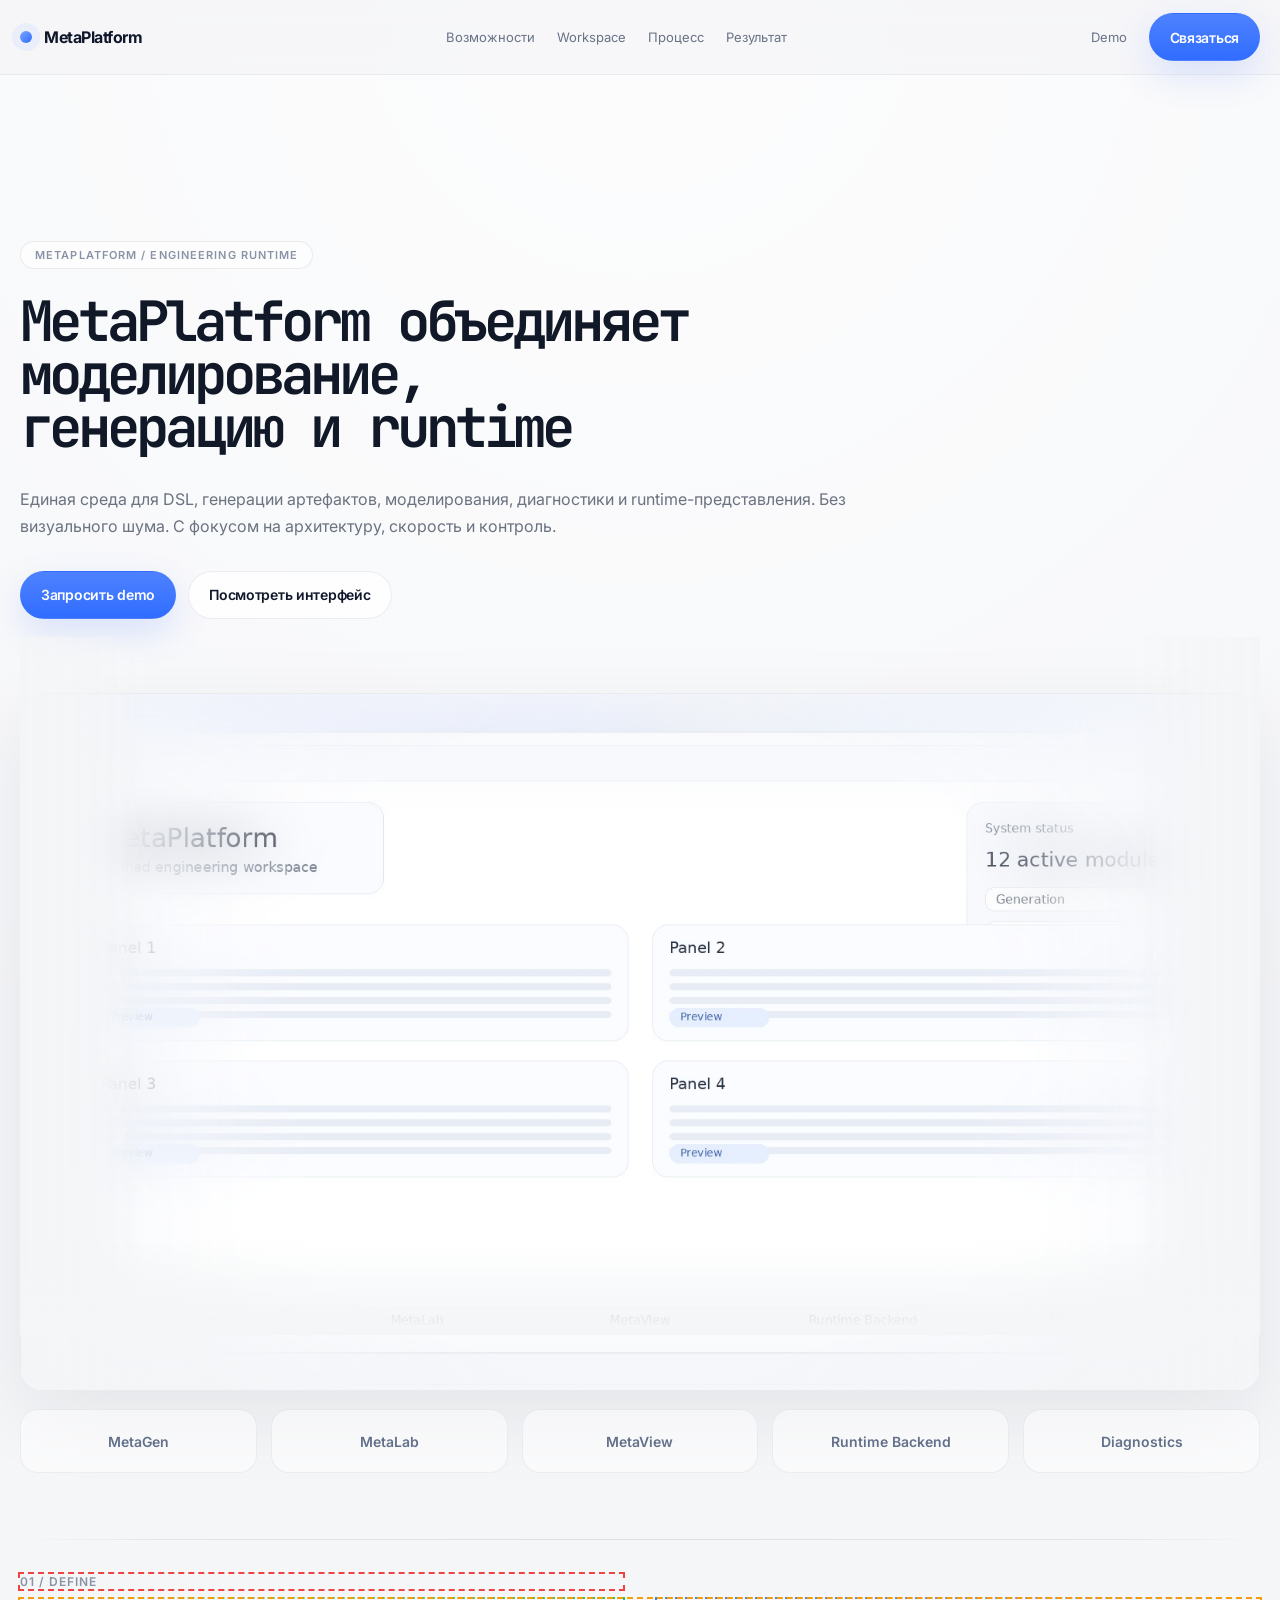
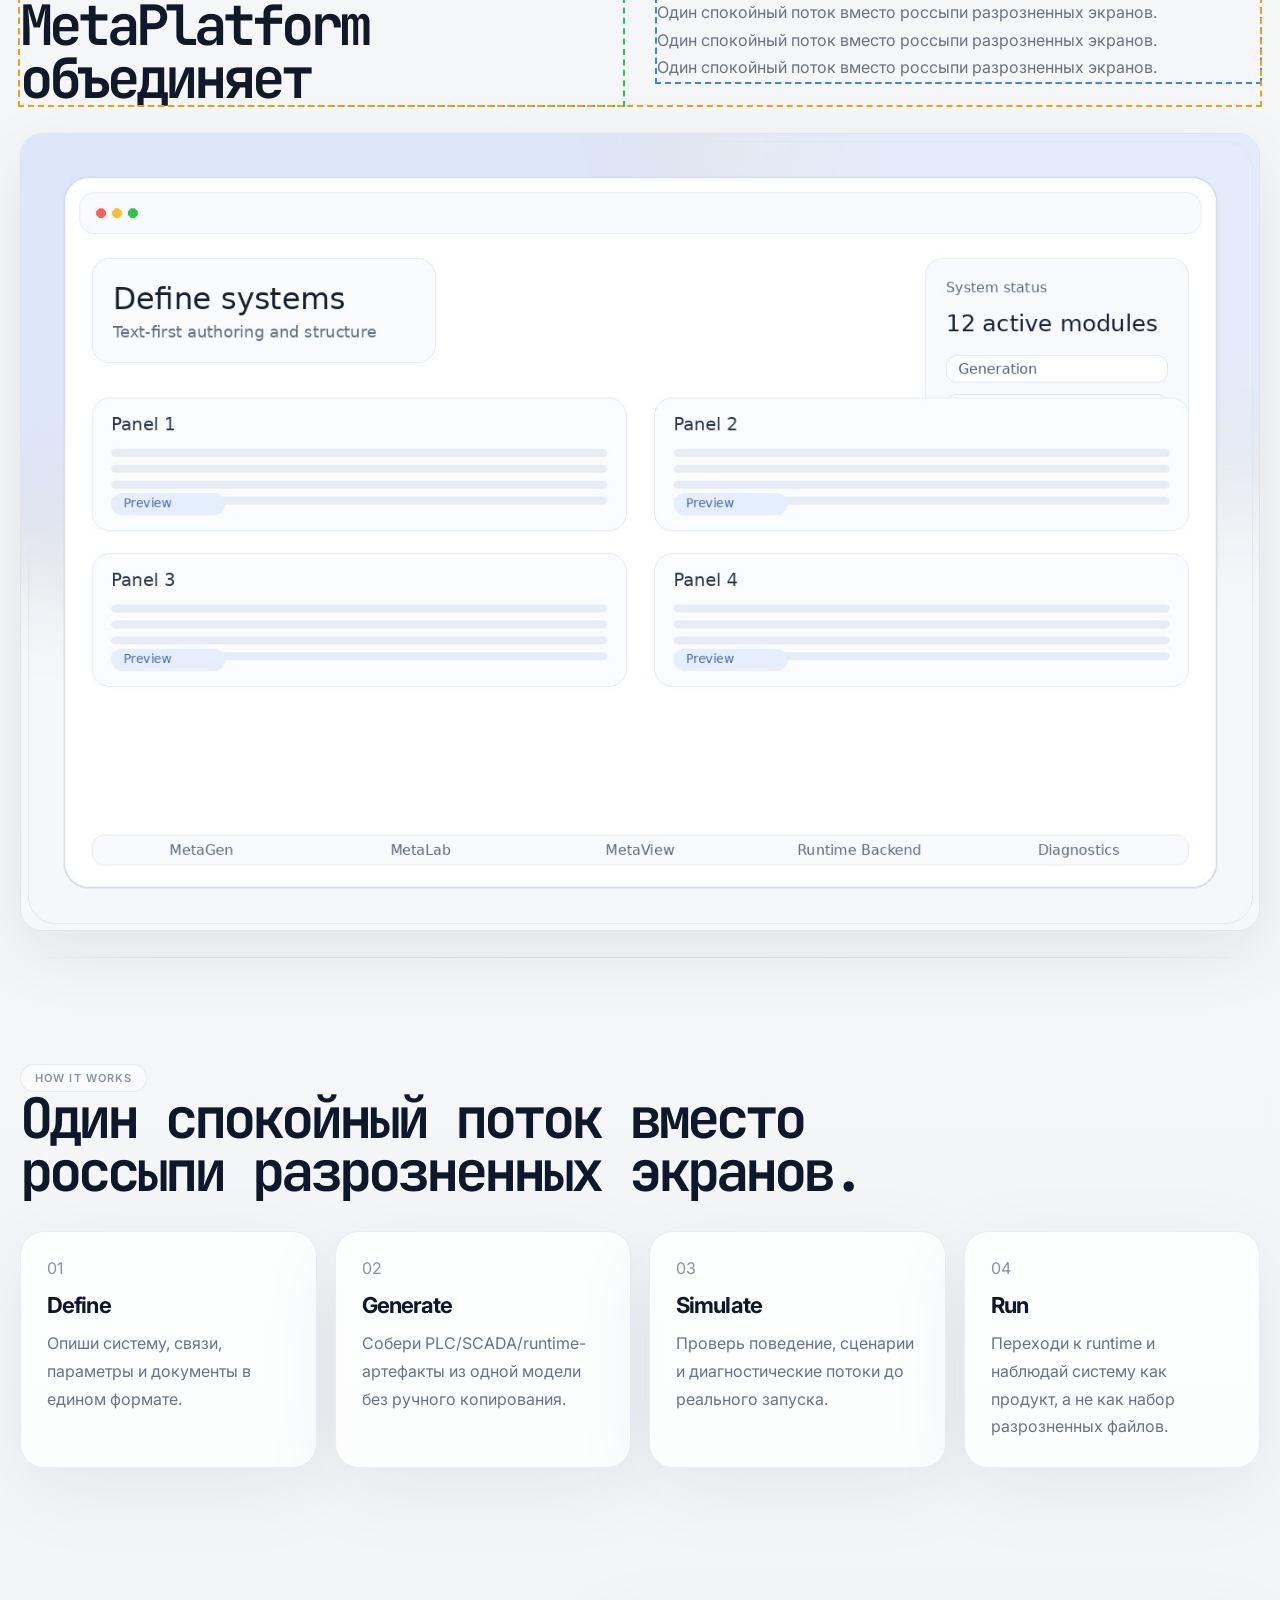
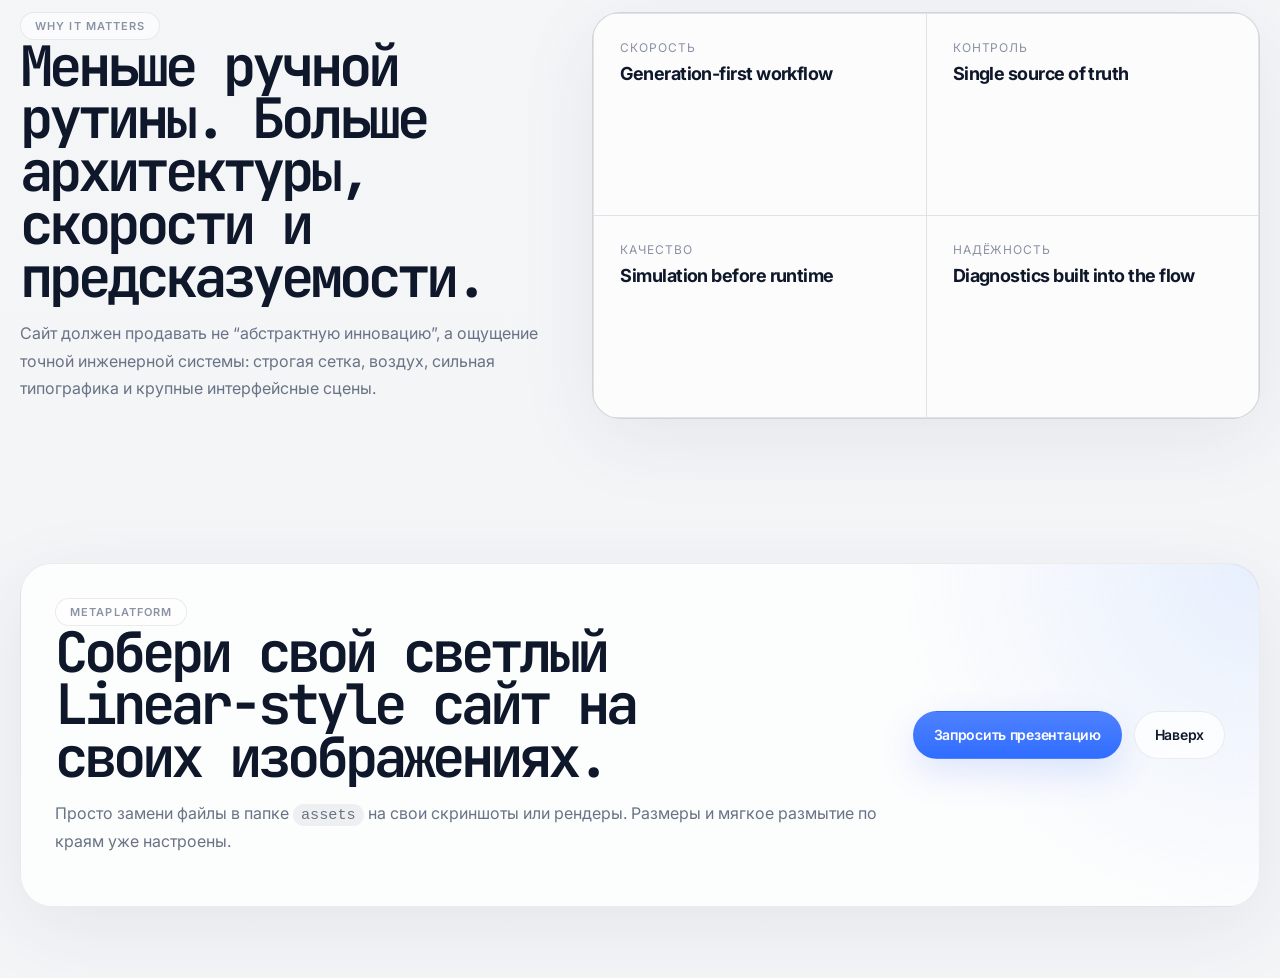
<file: NMS/index.html>
<!doctype html>
<html lang="ru">
  <head>
    <meta charset="UTF-8" />
    <meta name="viewport" content="width=device-width, initial-scale=1.0" />
    <title>MetaPlatform</title>
    <meta
      name="description"
      content="MetaPlatform — единая среда для описания, генерации, моделирования и выполнения инженерных систем."
    />
    <link rel="preconnect" href="https://fonts.googleapis.com" />
    <link rel="preconnect" href="https://fonts.gstatic.com" crossorigin />
    <link href="https://fonts.googleapis.com/css2?family=Inter:wght@400;500;600;650;700;800&family=IBM+Plex+Mono:wght@400;500;600&family=JetBrains+Mono:wght@400;500;600&family=Geist+Mono:wght@400;500;600&display=swap" rel="stylesheet" />
    <link rel="stylesheet" href="styles.css" />
  </head>
  <body>
    <div class="page-shell">
      <header class="site-header">
        <div class="container header-inner">
          <a class="brand" href="#top" aria-label="MetaPlatform home">
            <span class="brand-mark"></span>
            <span class="brand-text">MetaPlatform</span>
          </a>

          <nav class="main-nav" aria-label="Основная навигация">
            <a href="#capabilities">Возможности</a>
            <a href="#workspace">Workspace</a>
            <a href="#flow">Процесс</a>
            <a href="#results">Результат</a>
          </nav>

          <div class="header-actions">
            <a class="header-link" href="#workspace">Demo</a>
            <a class="button button-primary button-small" href="#contact">Связаться</a>
          </div>
        </div>
      </header>

      <main id="top">
        <section class="hero-section">
          <div class="container hero-shell">
            <div class="hero-copy reveal">
              <div class="eyebrow">MetaPlatform / Engineering Runtime</div>
              <h1 class="group-1-authoritative">MetaPlatform объединяет моделирование, генерацию и runtime</h1>
              <p class="hero-text hero-body-style font-group-2 group2-body group-2-body">
                Единая среда для DSL, генерации артефактов, моделирования, диагностики и
                runtime-представления. Без визуального шума. С фокусом на архитектуру, скорость
                и контроль.
              </p>

              <div class="hero-actions">
                <a class="button button-primary" href="#contact">Запросить demo</a>
                <a class="button button-secondary" href="#workspace">Посмотреть интерфейс</a>
              </div>
            </div>

            <div class="hero-visual hero-visual-full reveal reveal-delay-1">
              <div class="visual-card visual-card-large image-frame image-frame-hero">
                <img src="assets/hero-main.jpg" alt="Главный экран платформы" />
              </div>
              <div class="hero-fade hero-fade-left"></div>
              <div class="hero-fade hero-fade-right"></div>
              <div class="hero-fade hero-fade-bottom"></div>
            </div>
          </div>
        </section>

        <section class="logo-row-section">
          <div class="container">
            <div class="logo-row reveal">
              <span>MetaGen</span>
              <span>MetaLab</span>
              <span>MetaView</span>
              <span>Runtime Backend</span>
              <span>Diagnostics</span>
            </div>
          </div>
        </section>

        <section class="feature-section feature-section-linear" id="capabilities">
          <div class="container">
            <div class="section-divider section-divider-top" aria-hidden="true"></div>

            <div class="feature-linear-kicker-row">
              <div class="feature-linear-kicker">01 / Define</div>
            </div>

            <div class="feature-linear-head">
              <div class="feature-linear-left">
                <h2 class="group-1-authoritative">MetaPlatform объединяет</h2>
              </div>

              <div class="feature-linear-right">
                <div class="feature-linear-body content-body-style unified-feature-type body-copy-unified font-group-2 group2-body group-2-body">
                  Один спокойный поток вместо россыпи разрозненных экранов.<br />
                  Один спокойный поток вместо россыпи разрозненных экранов.<br />
                  Один спокойный поток вместо россыпи разрозненных экранов.
                </div>
              </div>
            </div>

            <div class="feature-linear-media">
              <img src="assets/feature-define.jpg" alt="Define workspace" />
            </div>

            <div class="section-divider section-divider-bottom" aria-hidden="true"></div>
          </div>
        </section>

        <section class="process-section">
          <div class="container process-layout reveal">
            <div class="process-intro">
              <div class="eyebrow">How it works</div>
              <h2 class="group-1-authoritative">Один спокойный поток вместо россыпи разрозненных экранов.</h2>
            </div>

            <div class="process-grid">
              <article class="process-card">
                <span>01</span>
                <h3>Define</h3>
                <p class="body-copy-unified">Опиши систему, связи, параметры и документы в едином формате.</p>
              </article>
              <article class="process-card">
                <span>02</span>
                <h3>Generate</h3>
                <p class="body-copy-unified">Собери PLC/SCADA/runtime-артефакты из одной модели без ручного копирования.</p>
              </article>
              <article class="process-card">
                <span>03</span>
                <h3>Simulate</h3>
                <p class="body-copy-unified">Проверь поведение, сценарии и диагностические потоки до реального запуска.</p>
              </article>
              <article class="process-card">
                <span>04</span>
                <h3>Run</h3>
                <p class="body-copy-unified">Переходи к runtime и наблюдай систему как продукт, а не как набор разрозненных файлов.</p>
              </article>
            </div>
          </div>
        </section>

        <section class="results-section" id="results">
          <div class="container results-grid">
            <div class="results-copy reveal">
              <div class="eyebrow">Why it matters</div>
              <h2 class="group-1-authoritative">Меньше ручной рутины. Больше архитектуры, скорости и предсказуемости.</h2>
              <p class="group-2-body">
                Сайт должен продавать не “абстрактную инновацию”, а ощущение
                точной инженерной системы: строгая сетка, воздух, сильная
                типографика и крупные интерфейсные сцены.
              </p>
            </div>

            <div class="results-panel reveal reveal-delay-1">
              <div class="results-item">
                <span>Скорость</span>
                <strong>Generation-first workflow</strong>
              </div>
              <div class="results-item">
                <span>Контроль</span>
                <strong>Single source of truth</strong>
              </div>
              <div class="results-item">
                <span>Качество</span>
                <strong>Simulation before runtime</strong>
              </div>
              <div class="results-item">
                <span>Надёжность</span>
                <strong>Diagnostics built into the flow</strong>
              </div>
            </div>
          </div>
        </section>

        <section class="cta-section" id="contact">
          <div class="container cta-card reveal">
            <div>
              <div class="eyebrow">MetaPlatform</div>
              <h2 class="group-1-authoritative">Собери свой светлый Linear-style сайт на своих изображениях.</h2>
              <p class="group-2-body">
                Просто замени файлы в папке <code>assets</code> на свои скриншоты
                или рендеры. Размеры и мягкое размытие по краям уже настроены.
              </p>
            </div>
            <div class="cta-actions">
              <a class="button button-primary" href="mailto:hello@example.com">Запросить презентацию</a>
              <a class="button button-secondary" href="#top">Наверх</a>
            </div>
          </div>
        </section>
      </main>
    </div>
  </body>
</html>
</file>
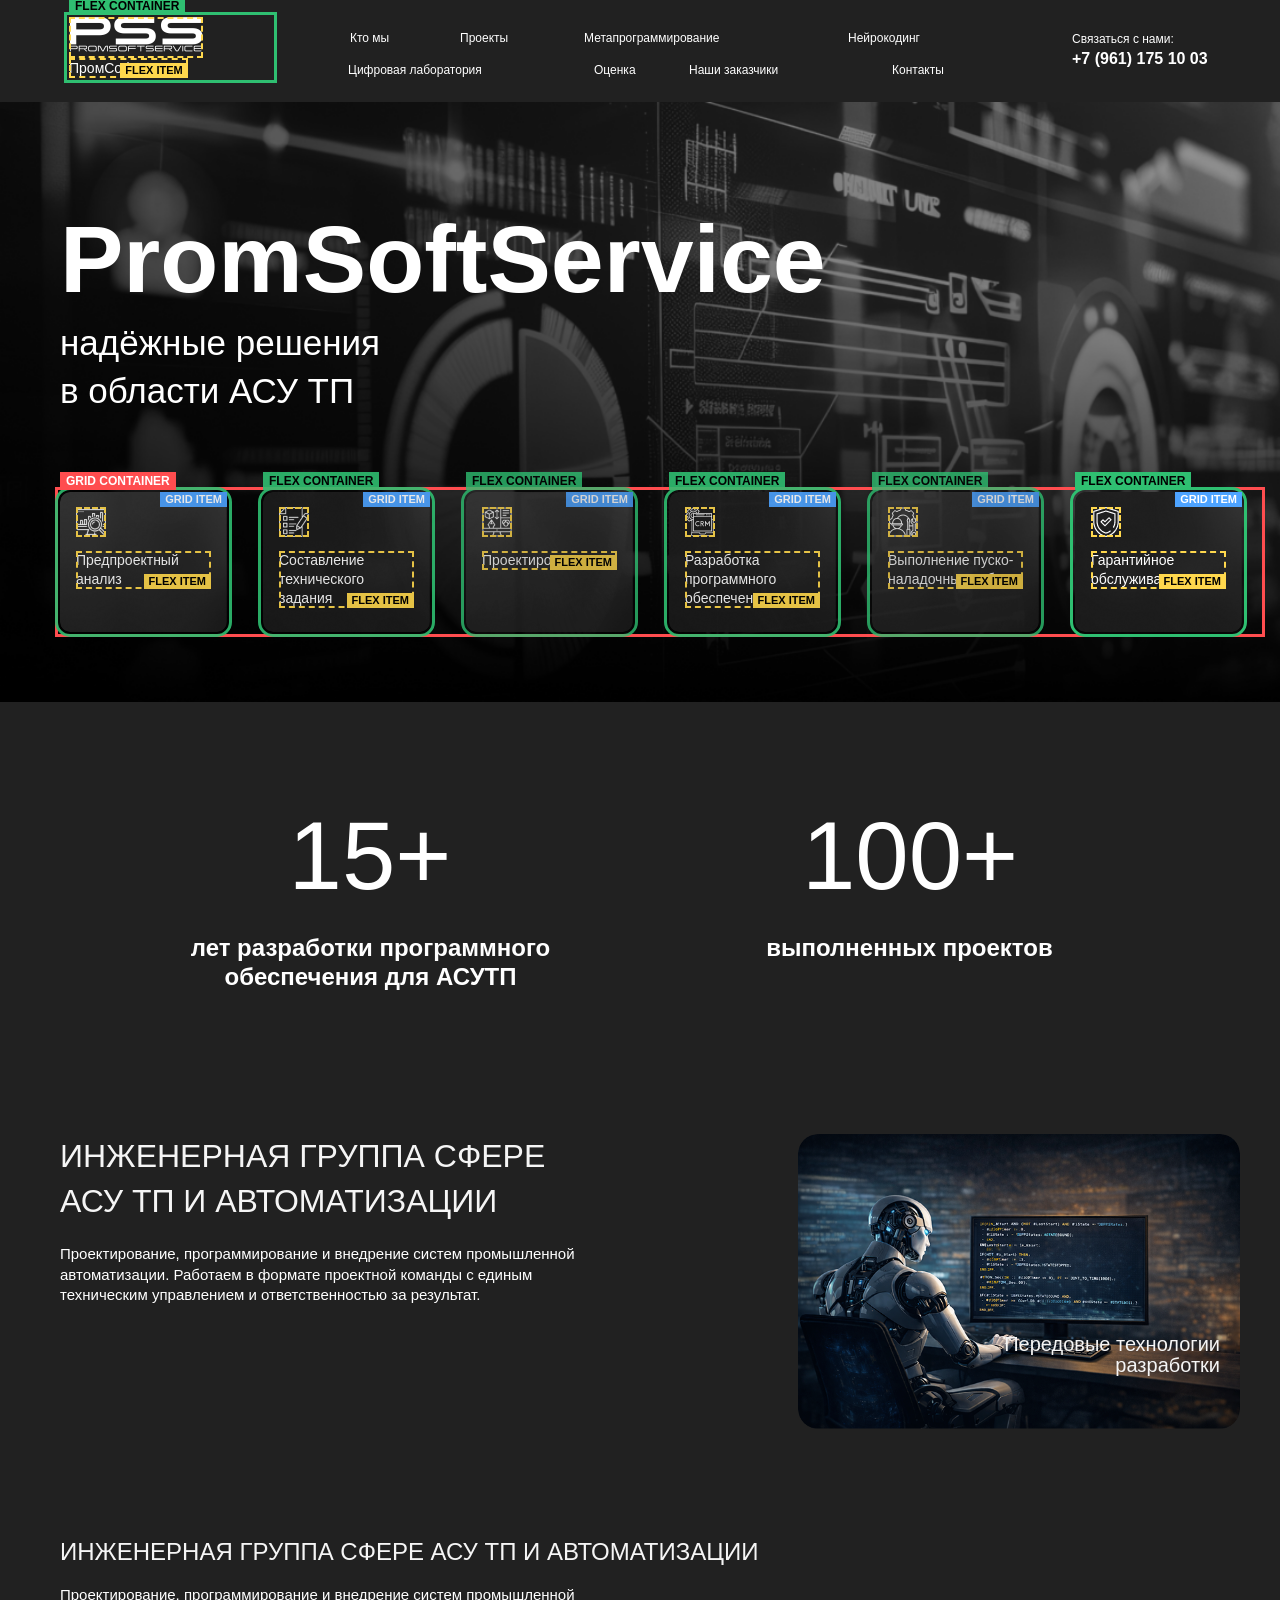
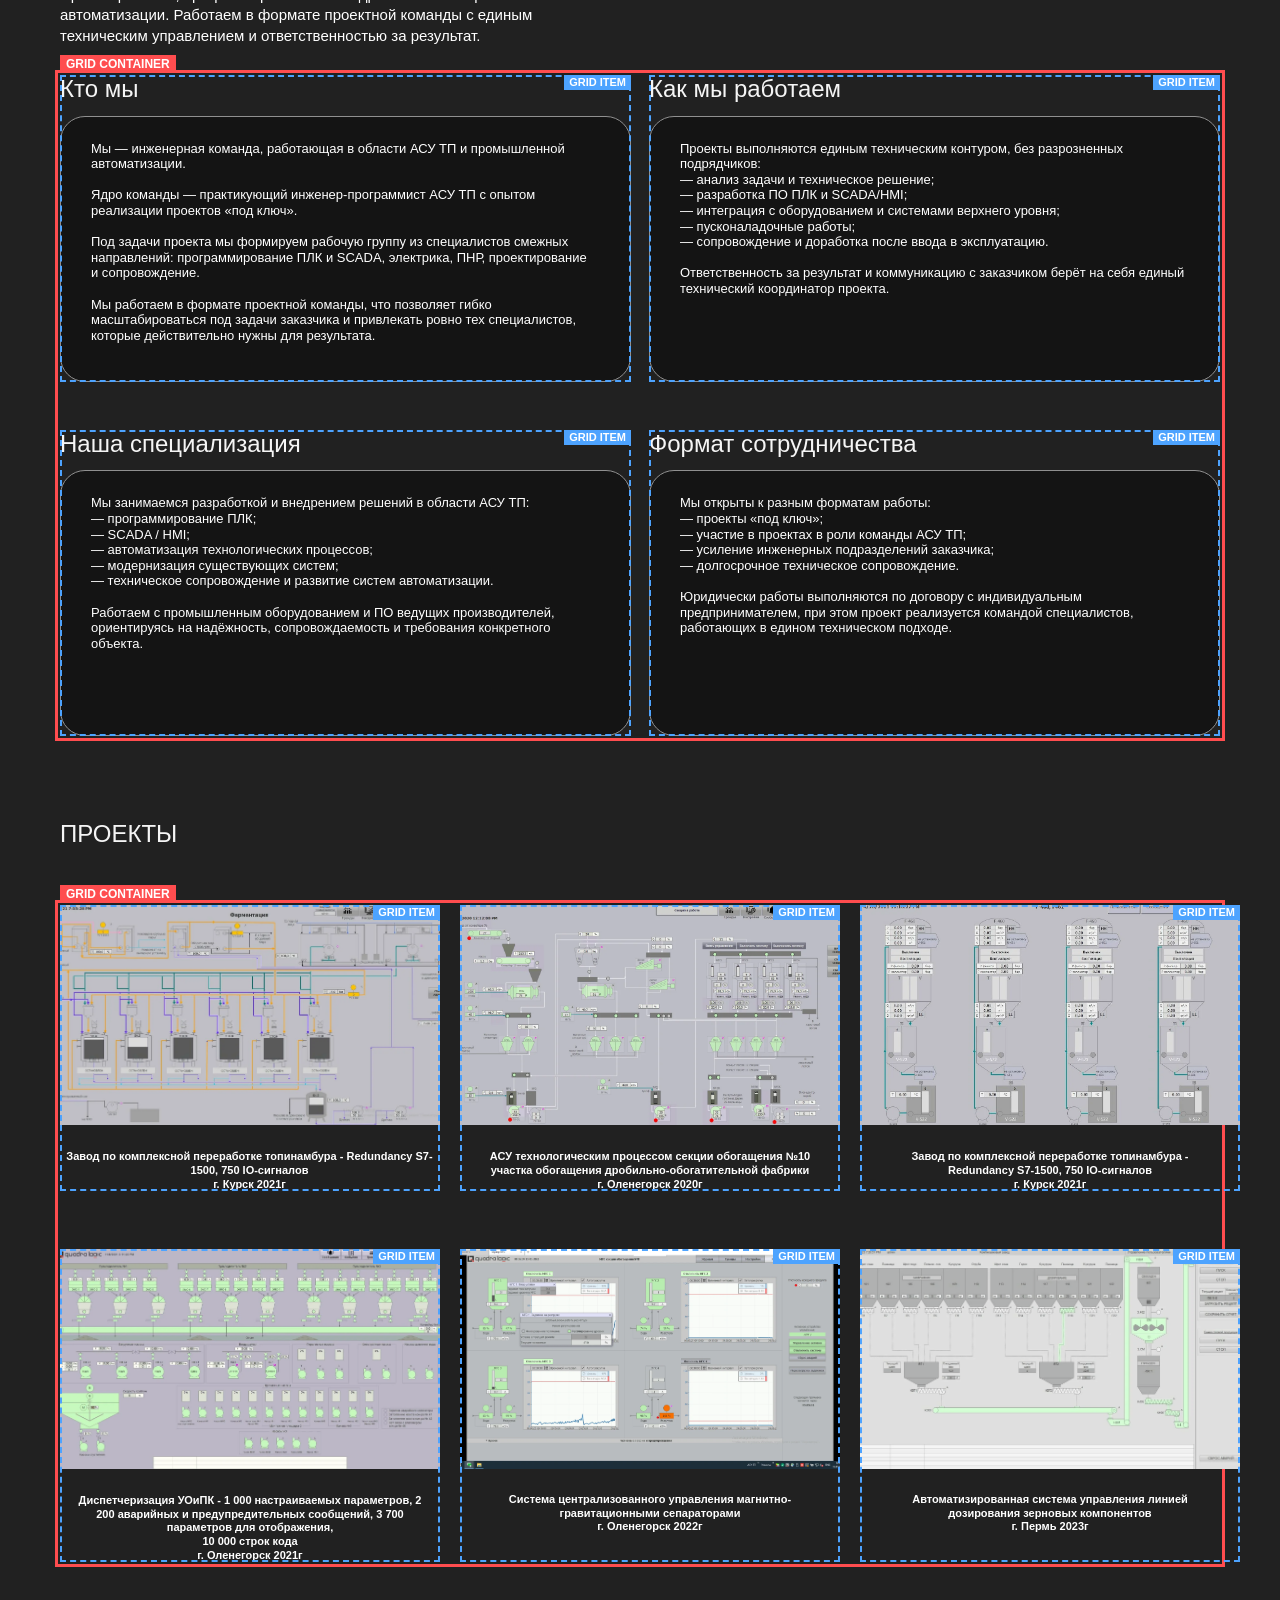
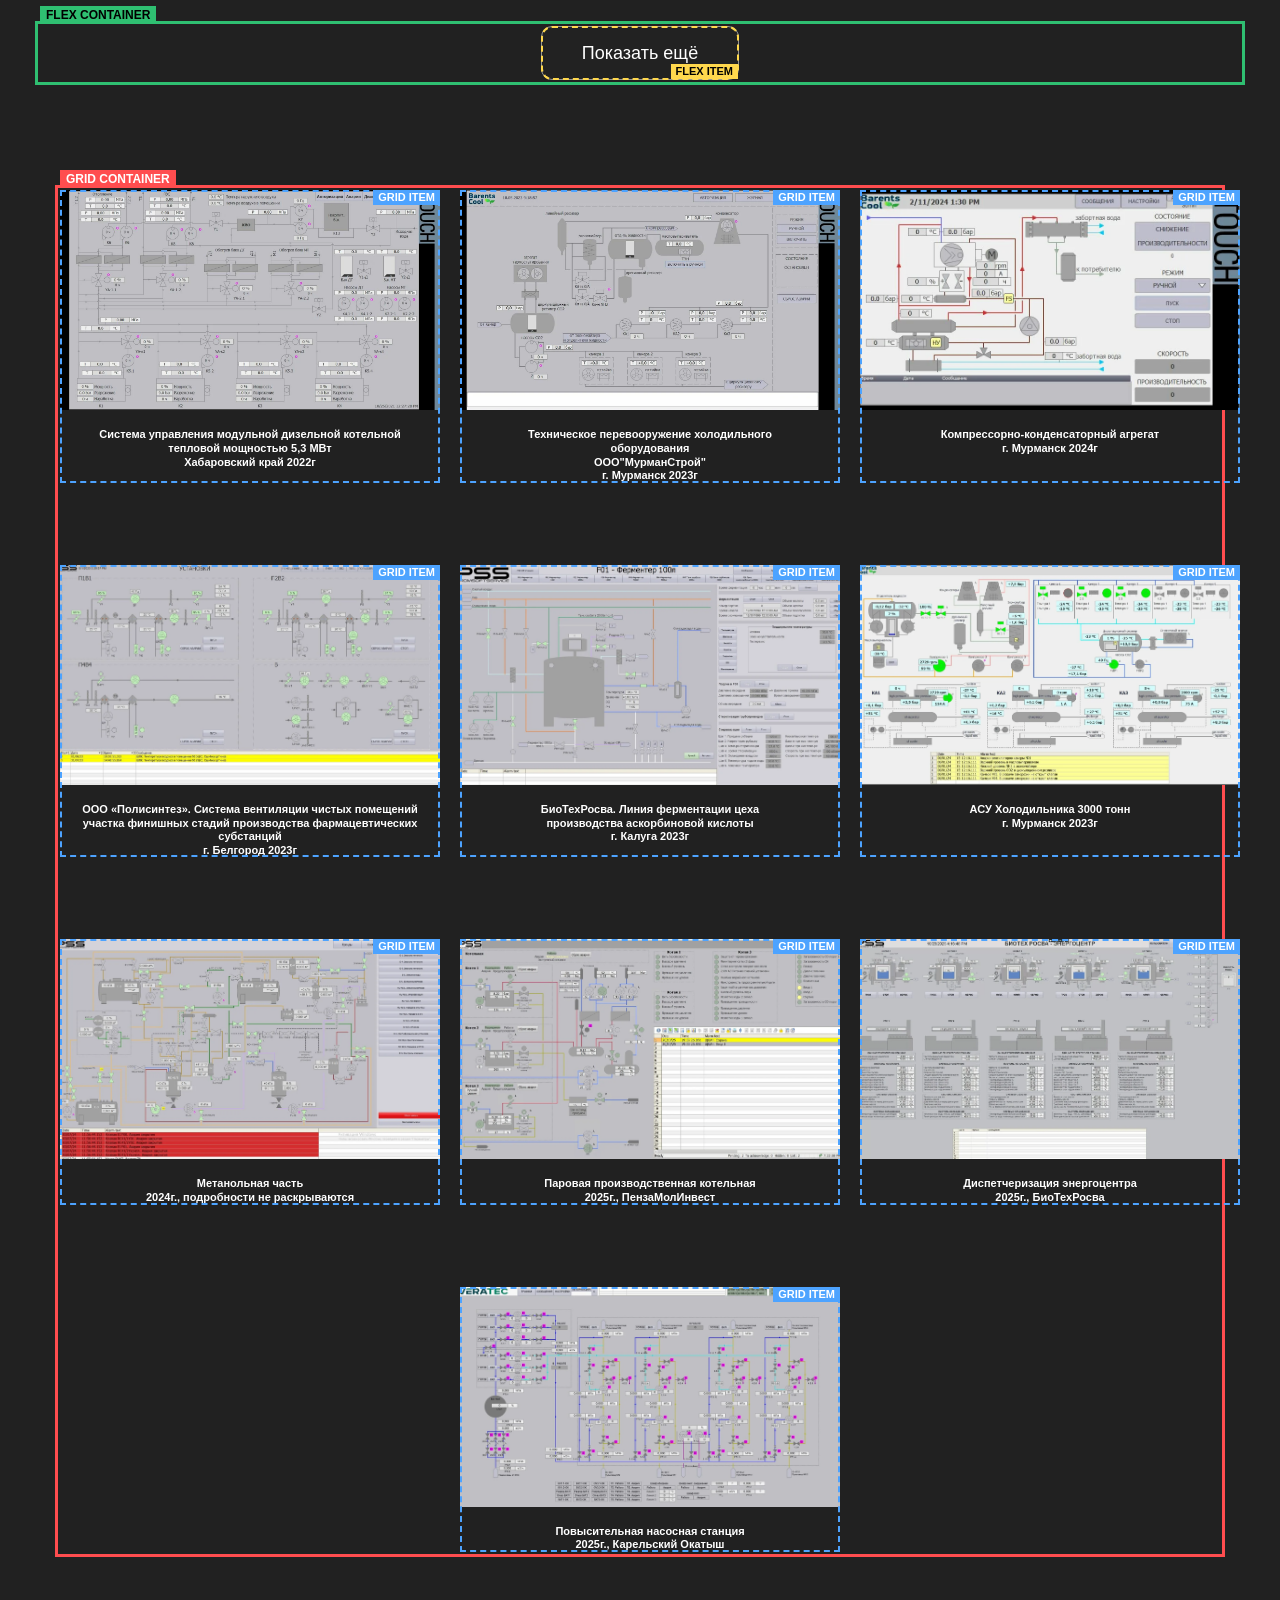
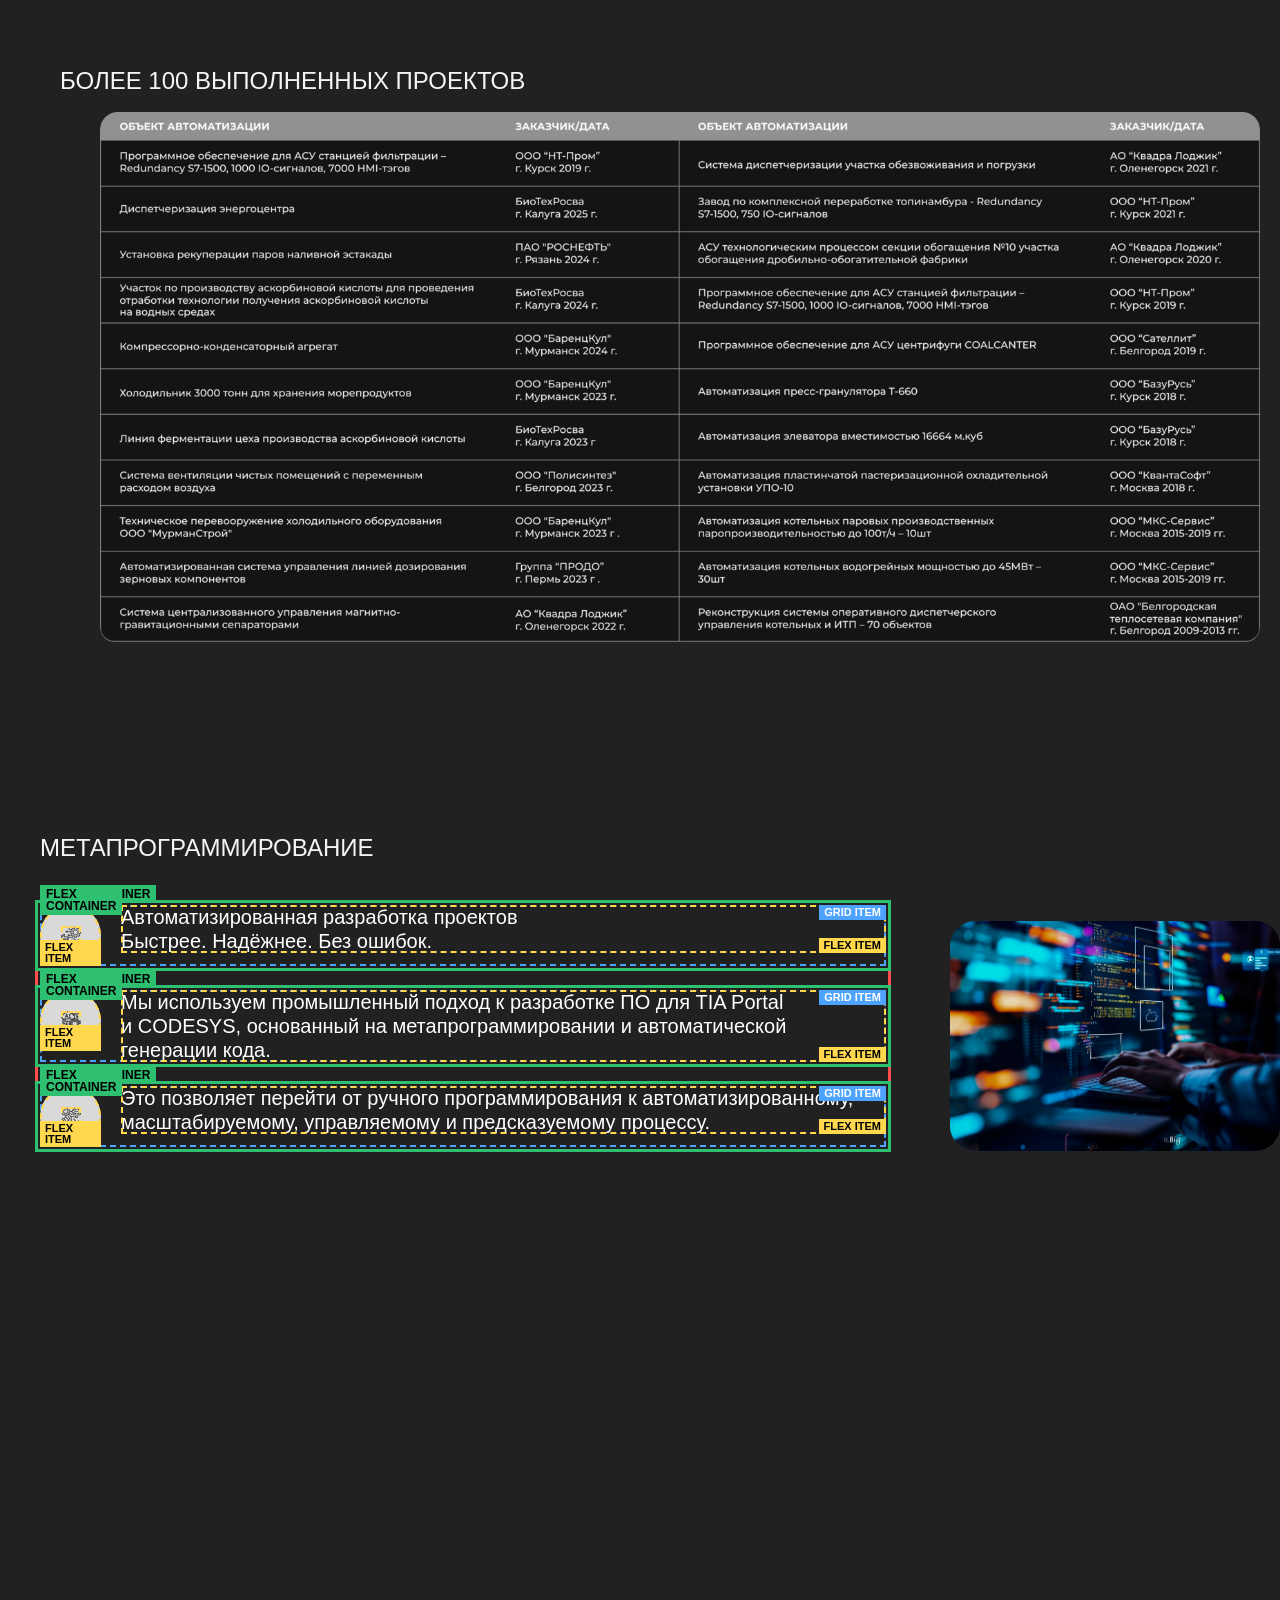
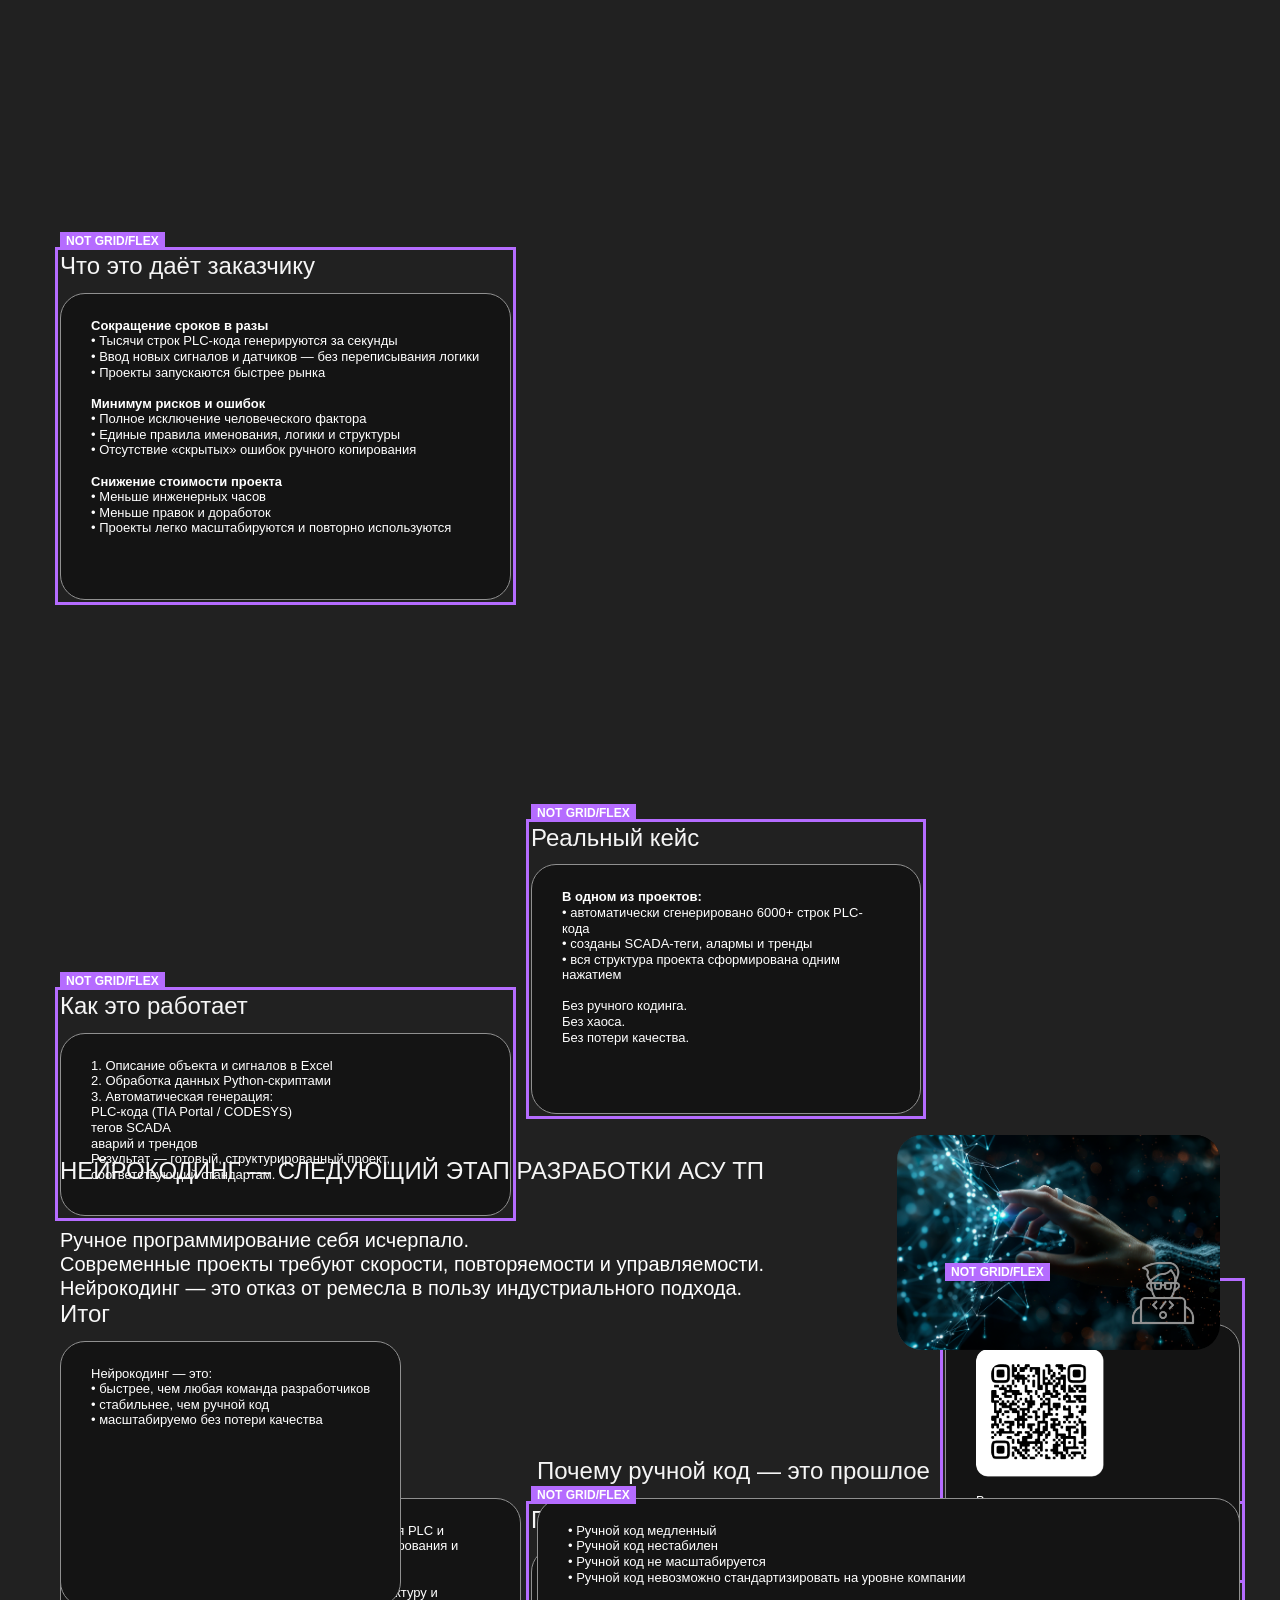
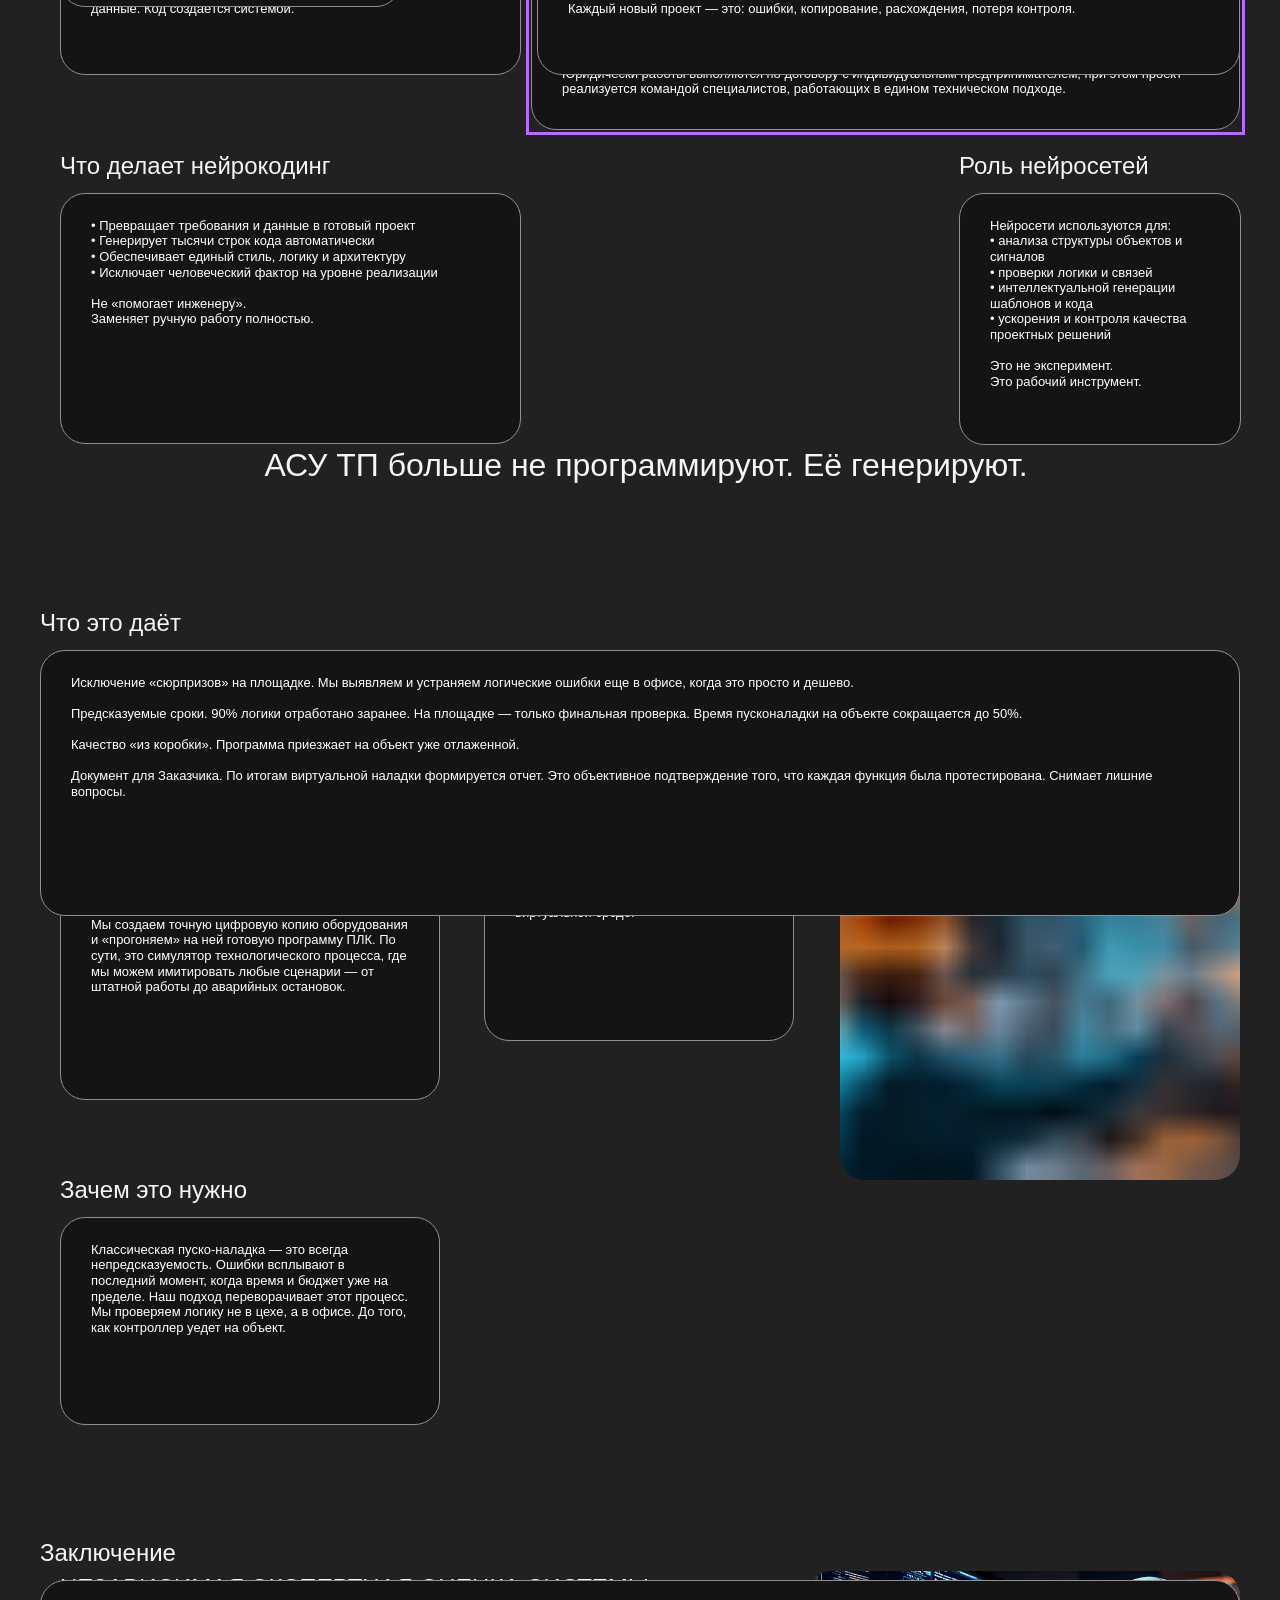
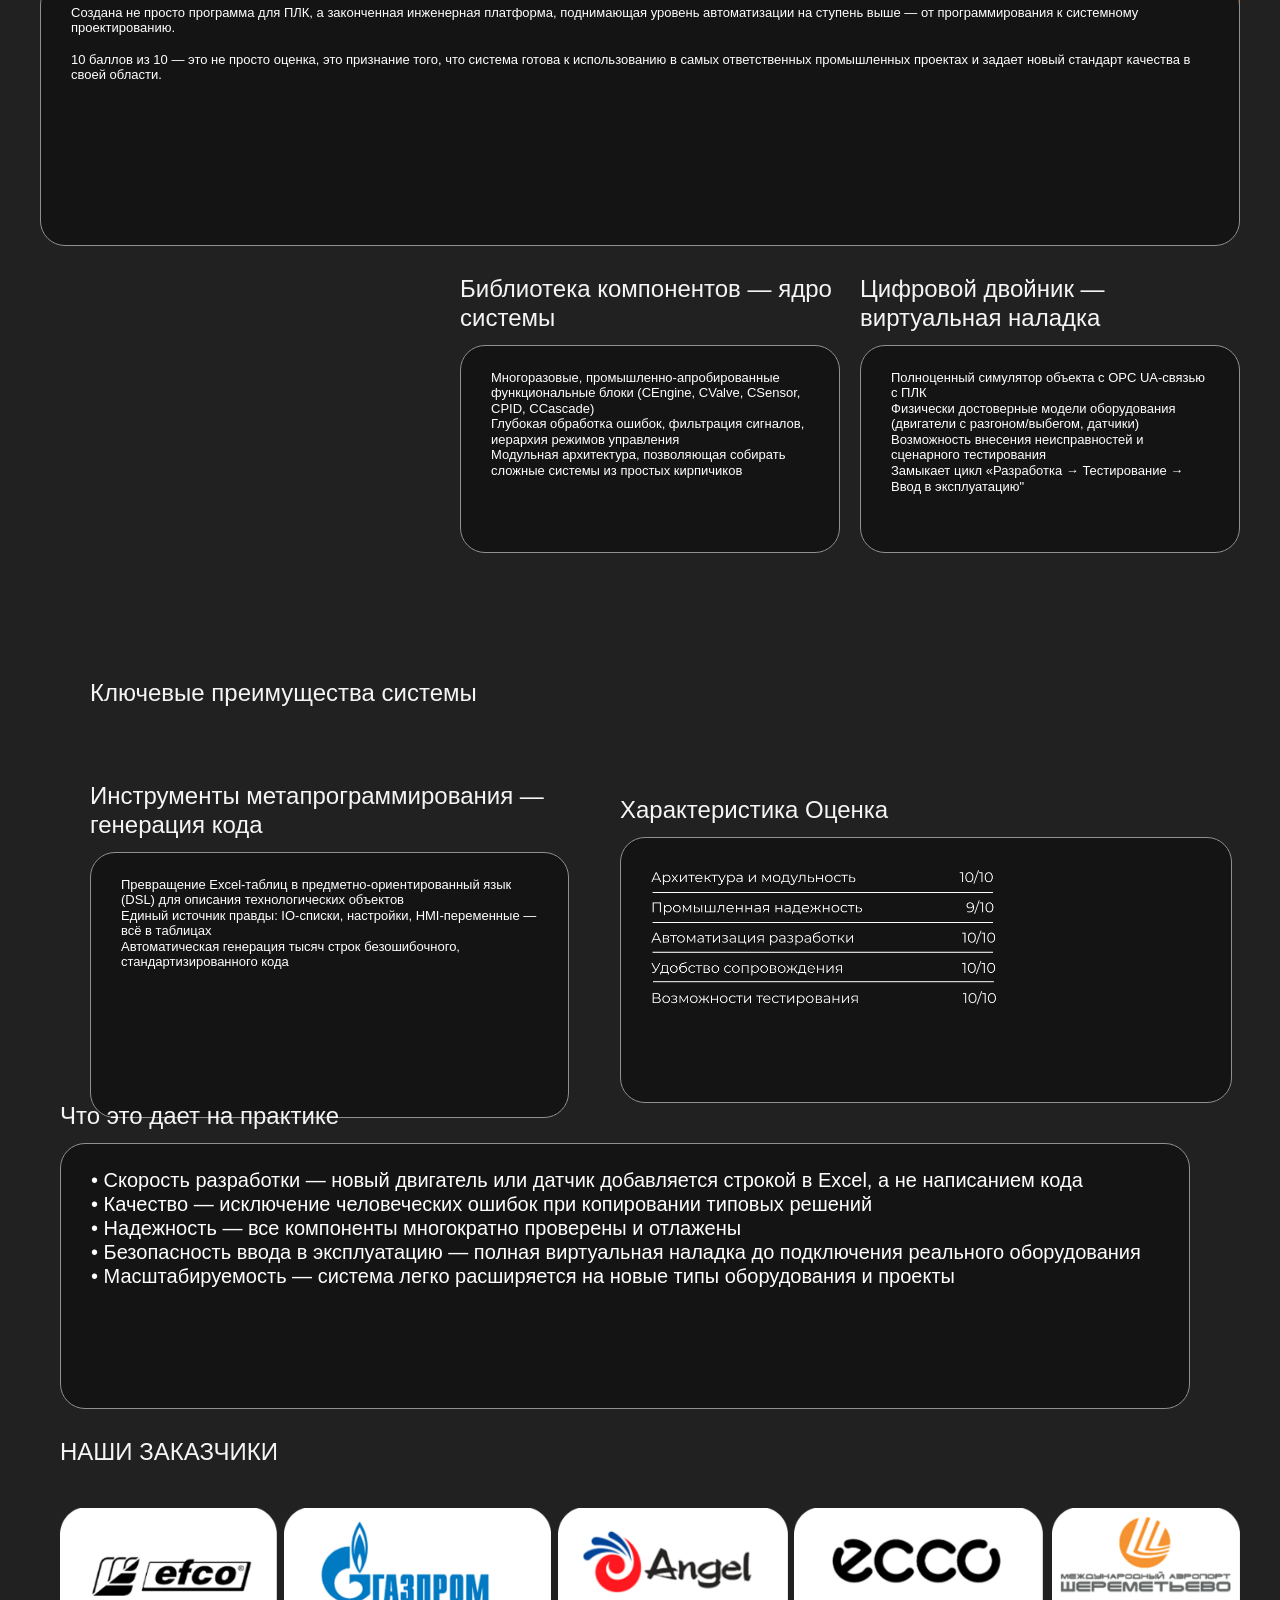
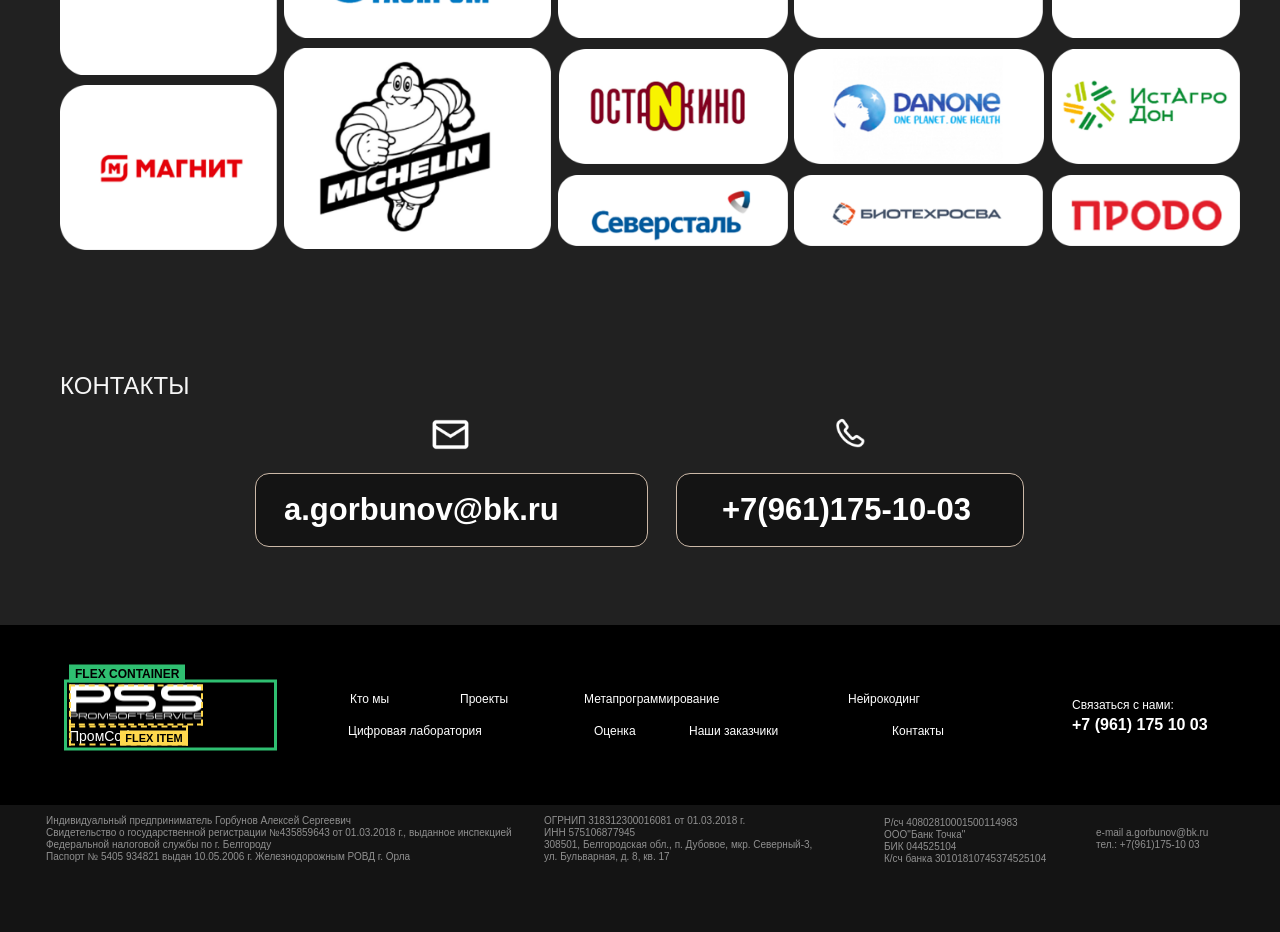
<file: index_meta_partial_grid.html>
<!DOCTYPE html>
 <html lang="ru">
<head>
<meta charset="utf-8"/>
<meta content="text/html; charset=utf-8" http-equiv="Content-Type"/>
<meta content="width=device-width, initial-scale=1.0" name="viewport"/>
<title>PromSoftService - надежные решения в области АСУ ТП</title>
<meta content="telephone=no" name="format-detection"/>
<link href="assets/img/apple-touch-icon-light.png" media="(prefers-color-scheme: light)" rel="icon" sizes="32x32" type="image/png"/>
<link href="assets/img/favicon-dark.jpg" media="(prefers-color-scheme: dark)" rel="icon" sizes="32x32" type="image/x-icon"/>
<link href="assets/img/favicon.svg" rel="icon" sizes="any" type="image/svg+xml"/>
<link href="assets/img/icon-192.png" rel="apple-touch-icon" type="image/png"/>
<link href="assets/img/icon-192.png" rel="icon" sizes="192x192" type="image/png"/>
<link href="styles_meta_partial_grid.css" media="all" rel="stylesheet" type="text/css"/>
</head>
<body>
<header aria-label="Основная шапка" class="top-menu" id="rec1996865982">
<div class="top-menu__shell">
<div aria-label="PromSoftService" class="top-menu__brand">
<img alt="PromSoftService" class="top-menu__brand-image" src="assets/img/be0d91b4-ce1f-4523-9_2.png"/>
<span class="top-menu__brand-text">ПромСофтСервис</span>
</div>
<nav aria-label="Основное меню" class="top-menu__nav">
<div class="top-menu__row top-menu__row--top">
<a class="top-menu__link" href="#rec1826666881">Кто мы</a>
<a class="top-menu__link" href="#rec1832008791">Проекты</a>
<a class="top-menu__link" href="#rec1826693731">Метапрограммирование</a>
<a class="top-menu__link" href="#rec1826717101">Нейрокодинг</a>
</div>
<div class="top-menu__row top-menu__row--bottom">
<a class="top-menu__link" href="#rec1989125091">Цифровая лаборатория</a>
<a class="top-menu__link" href="#rec1988978301">Оценка</a>
<a class="top-menu__link" href="#rec1826724401">Наши заказчики</a>
<a class="top-menu__link" href="#rec1831964741">Контакты</a>
</div>
</nav>
<div class="top-menu__contact">
<div class="top-menu__contact-title">Связаться с нами:</div>
<span class="top-menu__phone">+7 (961) 175 10 03</span>
</div>
</div>
</header>
<section aria-label="Главный экран" class="hero" id="rec1826533751">
<img alt="" aria-hidden="true" class="hero__image" src="assets/img/banner_1_2.png"/>
<div class="hero__shell">
<h1 class="hero__title"><strong>PromSoftService</strong></h1>
<p class="hero__subtitle">надёжные решения <br/>в области АСУ ТП</p>
<div class="hero__cards">
<article class="hero__card hero__card--1">
<img alt="" aria-hidden="true" class="hero__card-icon" src="assets/img/_1_25.png"/>
<div class="hero__card-text">Предпроектный анализ</div>
</article>
<article class="hero__card hero__card--2">
<img alt="" aria-hidden="true" class="hero__card-icon" src="assets/img/_1_27.png"/>
<div class="hero__card-text">Составление технического задания</div>
</article>
<article class="hero__card hero__card--3">
<img alt="" aria-hidden="true" class="hero__card-icon" src="assets/img/_1_21.png"/>
<div class="hero__card-text">Проектирование</div>
</article>
<article class="hero__card hero__card--4">
<img alt="" aria-hidden="true" class="hero__card-icon" src="assets/img/_1_28.png"/>
<div class="hero__card-text">Разработка программного обеспечения</div>
</article>
<article class="hero__card hero__card--5">
<img alt="" aria-hidden="true" class="hero__card-icon" src="assets/img/_1_23.png"/>
<div class="hero__card-text">Выполнение пуско-наладочных работ</div>
</article>
<article class="hero__card hero__card--6">
<img alt="" aria-hidden="true" class="hero__card-icon" src="assets/img/_1_29.png"/>
<div class="hero__card-text">Гарантийное обслуживание</div>
</article>
</div>
</div>
</section>
<section aria-label="О компании в цифрах" class="experience" id="rec1826612561">
<div class="experience__shell">
<div class="experience__value experience__value--left">15+</div>
<div class="experience__value experience__value--right">100+</div>
<div class="experience__caption experience__caption--left">лет разработки программного обеспечения для АСУТП</div>
<div class="experience__caption experience__caption--right">выполненных проектов</div>
<h2 class="section__title">Инженерная группа сфере <br/>АСУ ТП и автоматизации</h2>
<p class="section__comment">Проектирование, программирование и внедрение систем промышленной автоматизации. Работаем в формате проектной команды с единым техническим управлением и ответственностью за результат.</p>
<figure class="experience__figure">
<img alt="" aria-hidden="true" src="assets/img/image_124_4.png"/>
<figcaption class="experience__figure-caption">Передовые технологии разработки</figcaption>
</figure>
</div>
</section>
<section aria-label="Кто мы" class="about-section" id="rec1826666881">
<div class="section__shell">
<h2 class="section__title">ИНЖЕНЕРНАЯ ГРУППА СФЕРЕ АСУ ТП И АВТОМАТИЗАЦИИ</h2>
<p class="section__comment">Проектирование, программирование и внедрение систем промышленной автоматизации. Работаем в формате проектной команды с единым техническим управлением и ответственностью за результат.</p><div class="about-section__grid">
<article class="section__block"><h3 class="section__block-title">Кто мы</h3><div class="section__block-body"><p class="section__block-text"> Мы — инженерная команда, работающая в области АСУ ТП и промышленной автоматизации.<br/><br/>Ядро команды — практикующий инженер-программист АСУ ТП с опытом реализации проектов «под ключ».<br/><br/>Под задачи проекта мы формируем рабочую группу из специалистов смежных направлений: программирование ПЛК и SCADA, электрика, ПНР, проектирование и сопровождение.<br/><br/>Мы работаем в формате проектной команды, что позволяет гибко масштабироваться под задачи заказчика и привлекать ровно тех специалистов, которые действительно нужны для результата. </p></div></article>
<article class="section__block"><h3 class="section__block-title">Как мы работаем</h3><div class="section__block-body"><p class="section__block-text"> Проекты выполняются единым техническим контуром, без разрозненных подрядчиков:<br/>— анализ задачи и техническое решение;<br/>— разработка ПО ПЛК и SCADA/HMI;<br/>— интеграция с оборудованием и системами верхнего уровня;<br/>— пусконаладочные работы;<br/>— сопровождение и доработка после ввода в эксплуатацию.<br/><br/>Ответственность за результат и коммуникацию с заказчиком берёт на себя единый технический координатор проекта. </p></div></article>
<article class="section__block"><h3 class="section__block-title">Наша специализация</h3><div class="section__block-body"><p class="section__block-text"> Мы занимаемся разработкой и внедрением решений в области АСУ ТП:<br/>— программирование ПЛК;<br/>— SCADA / HMI;<br/>— автоматизация технологических процессов;<br/>— модернизация существующих систем;<br/>— техническое сопровождение и развитие систем автоматизации.<br/><br/>Работаем с промышленным оборудованием и ПО ведущих производителей, ориентируясь на надёжность, сопровождаемость и требования конкретного объекта. </p></div></article>
<article class="section__block"><h3 class="section__block-title">Формат сотрудничества</h3><div class="section__block-body"><p class="section__block-text"> Мы открыты к разным форматам работы:<br/>— проекты «под ключ»;<br/>— участие в проектах в роли команды АСУ ТП;<br/>— усиление инженерных подразделений заказчика;<br/>— долгосрочное техническое сопровождение.<br/><br/>Юридически работы выполняются по договору с индивидуальным предпринимателем, при этом проект реализуется командой специалистов, работающих в едином техническом подходе. </p></div></article>
</div>
</div>
</section>
<section aria-label="Проекты" class="projects-section" id="rec1832008791">
<div class="section__shell">
<h2 class="section__title">ПРОЕКТЫ</h2>
<div class="projects-section__grid">
<article class="projects__card projects__card--1">
<img alt="" aria-hidden="true" src="assets/img/image_2026-01-27_00-_46.png"/>
<p class="projects__caption"> Завод по комплексной переработке топинамбура - Redundancy S7-1500, 750 IO-сигналов<br/>г. Курск 2021г </p>
</article>
<article class="projects__card projects__card--2">
<img alt="" aria-hidden="true" src="assets/img/image_2026-01-27_00-_32.png"/>
<p class="projects__caption"> АСУ технологическим процессом секции обогащения №10 участка обогащения дробильно-обогатительной фабрики<br/>г. Оленегорск 2020г </p>
</article>
<article class="projects__card projects__card--3">
<img alt="" aria-hidden="true" src="assets/img/image_2026-01-27_00-_33.png"/>
<p class="projects__caption"> Завод по комплексной переработке топинамбура - Redundancy S7-1500, 750 IO-сигналов<br/>г. Курск 2021г </p>
</article>
<article class="projects__card projects__card--4">
<img alt="" aria-hidden="true" src="assets/img/image_2026-01-27_00-_31.png"/>
<p class="projects__caption"> Диспетчеризация УОиПК - 1 000 настраиваемых параметров, 2 200 аварийных и предупредительных сообщений, 3 700 параметров для отображения, <br/>10 000 строк кода<br/>г. Оленегорск 2021г </p>
</article>
<article class="projects__card projects__card--5">
<img alt="" aria-hidden="true" src="assets/img/image_2026-01-27_00-_43.png"/>
<p class="projects__caption"> Система централизованного управления магнитно-гравитационными сепараторами<br/>г. Оленегорск 2022г </p>
</article>
<article class="projects__card projects__card--6">
<img alt="" aria-hidden="true" src="assets/img/image_2026-01-27_00-_36.png"/>
<p class="projects__caption"> Автоматизированная система управления линией дозирования зерновых компонентов<br/>г. Пермь 2023г </p>
</article>
</div>
</div>
</section>
<section aria-label="Показать ещё проекты" class="projects-more" id="rec1831999431">
<div class="projects-more__shell">
<button class="button button--more" type="button">Показать ещё</button>
</div>
</section>
<section aria-label="Продолжение проектов" class="projects-section" id="rec1832048871">
<div class="section__shell section__shell--continuation">
<div class="projects-section__grid projects-section__grid--continuation">
<article class="projects__card projects__card--more-1">
<img alt="" aria-hidden="true" src="assets/img/image_2026-01-27_00-_40.png"/>
<p class="projects__caption"> Система управления модульной дизельной котельной тепловой мощностью 5,3 МВт<br/>Хабаровский край 2022г </p>
</article>
<article class="projects__card projects__card--more-2">
<img alt="" aria-hidden="true" src="assets/img/image_2026-01-27_00-_42.png"/>
<p class="projects__caption"> Техническое перевооружение холодильного оборудования <br/>ООО"МурманСтрой"<br/>г. Мурманск 2023г </p>
</article>
<article class="projects__card projects__card--more-3">
<img alt="" aria-hidden="true" src="assets/img/image_2026-01-27_00-_41.png"/>
<p class="projects__caption"> Компрессорно-конденсаторный агрегат<br/>г. Мурманск 2024г </p>
</article>
<article class="projects__card projects__card--more-4">
<img alt="" aria-hidden="true" src="assets/img/image_2026-01-27_00-_35.png"/>
<p class="projects__caption"> ООО «Полисинтез». Система вентиляции чистых помещений участка финишных стадий производства фармацевтических субстанций<br/>г. Белгород 2023г </p>
</article>
<article class="projects__card projects__card--more-5">
<img alt="" aria-hidden="true" src="assets/img/image_2026-01-27_00-_44.png"/>
<p class="projects__caption"> БиоТехРосва. Линия ферментации цеха производства аскорбиновой кислоты<br/>г. Калуга 2023г </p>
</article>
<article class="projects__card projects__card--more-6">
<img alt="" aria-hidden="true" src="assets/img/image_2026-01-27_00-_37.png"/>
<p class="projects__caption"> АСУ Холодильника 3000 тонн<br/>г. Мурманск 2023г </p>
</article>
<article class="projects__card projects__card--more-7">
<img alt="" aria-hidden="true" src="assets/img/image_2026-01-27_00-_39.png"/>
<p class="projects__caption"> Метанольная часть<br/>2024г., подробности не раскрываются </p>
</article>
<article class="projects__card projects__card--more-8">
<img alt="" aria-hidden="true" src="assets/img/image_2026-01-27_00-_45.png"/>
<p class="projects__caption"> Паровая производственная котельная<br/>2025г., ПензаМолИнвест </p>
</article>
<article class="projects__card projects__card--more-9">
<img alt="" aria-hidden="true" src="assets/img/image_2026-01-27_00-_34.png"/>
<p class="projects__caption"> Диспетчеризация энергоцентра<br/>2025г., БиоТехРосва </p>
</article>
<article class="projects__card projects__card--more-10">
<img alt="" aria-hidden="true" src="assets/img/image_2026-01-27_00-_38.png"/>
<p class="projects__caption"> Повысительная насосная станция<br/>2025г., Карельский Окатыш </p>
</article>
</div>
</div>
</section>
<section aria-label="Более 100 выполненных проектов" class="projects-summary" id="rec1832068471">
<div class="section__shell">
<h2 class="section__title">БОЛЕЕ 100 выполненных проектов</h2>
<div class="projects-transition-composition">
<figure class="projects-summary__image">
<img alt="" aria-hidden="true" src="assets/img/Group_423_6.png"/>
</figure>
</div>
</div>
</section>
<section aria-label="Метапрограммирование" class="meta-section" id="rec1826693731">
<div class="section__shell">
<h2 class="section__title">МЕТАПРОГРАММИРОВАНИЕ</h2>
<div class="meta-section__intro-layout">
  <div class="section__group section__group--points">
    <article class="section__item section__item--point">
      <div class="section__item-row">
        <span aria-hidden="true" class="section__item-icon">
          <img alt="" src="assets/img/Vector_5.png"/>
        </span>
        <p class="section__item-text">Автоматизированная разработка проектов<br/>Быстрее. Надёжнее. Без ошибок.</p>
      </div>
    </article>
    <article class="section__item section__item--point">
      <div class="section__item-row">
        <span aria-hidden="true" class="section__item-icon">
          <img alt="" src="assets/img/_1_31.png"/>
        </span>
        <p class="section__item-text">Мы&nbsp;используем промышленный подход к&nbsp;разработке&nbsp;ПО для TIA Portal и&nbsp;CODESYS, основанный на&nbsp;метапрограммировании и&nbsp;автоматической генерации кода.</p>
      </div>
    </article>
    <article class="section__item section__item--point">
      <div class="section__item-row">
        <span aria-hidden="true" class="section__item-icon">
          <img alt="" src="assets/img/_1_30.png"/>
        </span>
        <p class="section__item-text">Это позволяет перейти от&nbsp;ручного программирования к&nbsp;автоматизированному, масштабируемому, управляемому и&nbsp;предсказуемому процессу.</p>
      </div>
    </article>
  </div>
  <figure class="section__media meta-section__intro-media">
    <img alt="" aria-hidden="true" src="assets/img/person-is-typing-key_2.png"/>
  </figure>
</div>

<article class="section__block"><h3 class="section__block-title">Что это даёт заказчику</h3>
<div class="section__block-body"><p class="section__block-text">
<strong>Сокращение сроков в разы</strong><br/>• Тысячи строк PLC-кода генерируются за секунды<br/>• Ввод новых сигналов и датчиков — без переписывания логики<br/>• Проекты запускаются быстрее рынка<br/><br/><strong>Минимум рисков и ошибок</strong><br/>• Полное исключение человеческого фактора<br/>• Единые правила именования, логики и структуры<br/>• Отсутствие «скрытых» ошибок ручного копирования<br/><br/><strong>Снижение стоимости проекта</strong><br/>• Меньше инженерных часов<br/>• Меньше правок и доработок<br/>• Проекты легко масштабируются и повторно используются </p></div></article>
<article class="section__block"><h3 class="section__block-title">Как это работает</h3><div class="section__block-body"><p class="section__block-text"> 1. Описание объекта и сигналов в Excel<br/>2. Обработка данных Python-скриптами<br/>3. Автоматическая генерация:<br/>PLC-кода (TIA Portal / CODESYS)<br/>тегов SCADA<br/>аварий и трендов<br/>Результат — готовый, структурированный проект, соответствующий стандартам. </p></div></article>
<article class="section__block"><h3 class="section__block-title">Реальный кейс</h3><div class="section__block-body"><p class="section__block-text">
<strong>В одном из проектов: </strong><br/>• автоматически сгенерировано 6000+ строк PLC-кода<br/>• созданы SCADA-теги, алармы и тренды<br/>• вся структура проекта сформирована одним нажатием<br/><br/>Без ручного кодинга.<br/>Без хаоса.<br/>Без потери качества. </p></div></article>
<article class="section__block"><h3 class="section__block-title">Почему это важно именно сейчас</h3><div class="section__block-body"><p class="section__block-text">
<strong>Мы открыты к разным форматам работы:</strong><br/>— проекты «под ключ»;<br/>— участие в проектах в роли команды АСУ ТП;<br/>— усиление инженерных подразделений заказчика;<br/>— долгосрочное техническое сопровождение.<br/><br/>Юридически работы выполяются по договору с индивидуальным предпринимателем, при этом проект реализуется командой специалистов, работающих в едином техническом подходе. </p></div></article>
<article class="section__block"><h3 class="section__block-title">Демонстрация</h3><div class="section__block-body"><img alt="" aria-hidden="true" class="meta-section__demo-icon" src="assets/img/_1_22.png"/><p class="section__block-text"> Вы можете ознакомиться с данным подходом к разработке на нашем YouTube-канале </p></div></article>
</div>
</section>
<section aria-label="Нейрокодинг" class="neuro-section" id="rec1826717101">
<div class="section__shell">
<header class="section__title">НЕЙРОКОДИНГ — СЛЕДУЮЩИЙ ЭТАП РАЗРАБОТКИ АСУ ТП</header>
<p class="section__comment"> Ручное программирование себя исчерпало.<br/>Современные проекты требуют скорости, повторяемости и управляемости.<br/>Нейрокодинг — это отказ от ремесла в пользу индустриального подхода. </p>
<article class="section__block"><h3 class="section__block-title">Что такое нейрокодинг</h3><div class="section__block-body"><p class="section__block-text"> Нейрокодинг — это автоматизированная генерация PLC и SCADA-проектов с использованием етапрограммирования и нейросетевых моделей.<br/><br/>Инженер не пишет код — он задаёт правила, структуру и данные. Код создаётся системой. </p></div></article>
<article class="section__block"><h3 class="section__block-title">Почему ручной код — это прошлое</h3><div class="section__block-body"><p class="section__block-text"> • Ручной код медленный<br/>• Ручной код нестабилен<br/>• Ручной код не масштабируется<br/>• Ручной код невозможно стандартизировать на уровне компании<br/><br/>Каждый новый проект — это: ошибки, копирование, расхождения, потеря контроля. </p></div></article>
<article class="section__block"><h3 class="section__block-title">Что делает нейрокодинг</h3><div class="section__block-body"><p class="section__block-text"> • Превращает требования и данные в готовый проект<br/>• Генерирует тысячи строк кода автоматически<br/>• Обеспечивает единый стиль, логику и архитектуру<br/>• Исключает человеческий фактор на уровне реализации<br/><br/>Не «помогает инженеру».<br/>Заменяет ручную работу полностью. </p></div></article>
<article aria-label="Акцентный визуальный блок" class="section__media section__media--neuro">
<img alt="" aria-hidden="true" class="neuro-section__image-bg" src="assets/img/big-data-concept-dig_4.png"/>
<img alt="" aria-hidden="true" class="neuro-section__image-icon" src="assets/img/coding_1_4.png"/>
</article>
<article class="section__block"><h3 class="section__block-title">Роль нейросетей</h3><div class="section__block-body"><p class="section__block-text"> Нейросети используются для:<br/>• анализа структуры объектов и сигналов<br/>• проверки логики и связей<br/>• интеллектуальной генерации шаблонов и кода<br/>• ускорения и контроля качества проектных решений<br/><br/>Это не эксперимент.<br/>Это рабочий инструмент. </p></div></article>
<article class="section__block"><h3 class="section__block-title">Итог</h3><div class="section__block-body"><p class="section__block-text"> Нейрокодинг — это:<br/>• быстрее, чем любая команда разработчиков<br/>• стабильнее, чем ручной код<br/>• масштабируемо без потери качества </p></div></article>
<p class="section__final">АСУ ТП больше не программируют. Её генерируют.</p>
</div>
</section>
<section aria-label="Цифровая лаборатория" class="lab-section" id="rec1989125091">
<div class="section__shell">
<h2 class="section__title">ЦИФРОВАЯ ЛАБОРАТОРИЯ</h2>
<p class="section__comment">Виртуальная пуско-наладка ещё до выезда на объект.</p>
<article class="section__block"><h3 class="section__block-title">Что это такое</h3><div class="section__block-body"><p class="section__block-text"> Мы создаем точную цифровую копию оборудования и «прогоняем» на ней готовую программу ПЛК. По сути, это симулятор технологического процесса, где мы можем имитировать любые сценарии — от штатной работы до аварийных остановок. </p></div></article>
<article class="section__block"><h3 class="section__block-title">Зачем это нужно</h3><div class="section__block-body"><p class="section__block-text"> Классическая пуско-наладка — это всегда непредсказуемость. Ошибки всплывают в последний момент, когда время и бюджет уже на пределе. Наш подход переворачивает этот процесс. Мы проверяем логику не в цехе, а в офисе. До того, как контроллер уедет на объект. </p></div></article>
<article aria-label="Акцентный визуальный блок" class="section__media section__media--lab">
<img alt="" aria-hidden="true" src="assets/img/image_130_8.png"/>
</article>
<article class="section__block"><h3 class="section__block-title">Результат</h3><div class="section__block-body"><p class="section__block-text"> Объект запускается быстрее. Риски ниже. Вам не нужно гадать, как поведет себя программа. Она уже отработала в виртуальной среде. </p></div></article>
<article class="section__block">
<h3 class="section__block-title">Что это даёт</h3>
<div class="section__block-body"><p class="section__block-text"> Исключение «сюрпризов» на площадке. Мы выявляем и устраняем логические ошибки еще в офисе, когда это просто и дешево.<br/><br/> Предсказуемые сроки. 90% логики отработано заранее. На площадке — только финальная проверка. Время пусконаладки на объекте сокращается до 50%.<br/><br/>Качество «из коробки». Программа приезжает на объект уже отлаженной.<br/><br/>Документ для Заказчика. По итогам виртуальной наладки формируется отчет. Это объективное подтверждение того, что каждая функция была протестирована. Снимает лишние вопросы. </p></div></article>
</div>
</section>
<section aria-label="Независимая экспертная оценка системы" class="review-section" id="rec1988978301">
<div class="section__shell">
<h2 class="section__title">НЕЗАВИСИМАЯ ЭКСПЕРТНАЯ ОЦЕНКА СИСТЕМЫ</h2>
<p class="section__comment"> Для объективной оценки нашей разработки мы обратились к системам искусственного интеллекта — ChatGPT и DeepSeek. Экспертиза проводилась по следующим критериям: архитектура, надежность, полнота функциональности, качество метапрограммирования и эффективность цифрового двойника. </p>
<article aria-label="Акцентный визуальный блок" class="section__media section__media--review">
<img alt="" aria-hidden="true" src="assets/img/image_129_6.png"/>
</article>
<article class="section__block"><h3 class="section__block-title">Библиотека компонентов — ядро системы</h3><div class="section__block-body"><p class="section__block-text"> Многоразовые, промышленно-апробированные функциональные блоки (CEngine, CValve, CSensor, CPID, CCascade)<br/>Глубокая обработка ошибок, фильтрация сигналов, иерархия режимов управления<br/>Модульная архитектура, позволяющая собирать сложные системы из простых кирпичиков </p></div></article>

<article class="section__block"><h3 class="section__block-title">Цифровой двойник — виртуальная наладка</h3><div class="section__block-body"><p class="section__block-text"> Полноценный симулятор объекта с OPC UA-связью с ПЛК<br/>Физически достоверные модели оборудования (двигатели с разгоном/выбегом, датчики)<br/>Возможность внесения неисправностей и сценарного тестирования<br/>Замыкает цикл «Разработка → Тестирование → Ввод в эксплуатацию" </p></div></article>

<article class="section__block"><h3 class="section__block-title">Инструменты метапрограммирования — генерация кода</h3><div class="section__block-body"><p class="section__block-text"> Превращение Excel-таблиц в предметно-ориентированный язык (DSL) для описания технологических объектов<br/>Единый источник правды: IO-списки, настройки, HMI-переменные — всё в таблицах<br/>Автоматическая генерация тысяч строк безошибочного, стандартизированного кода </p></div></article>

<h3 class="section__subheading">Ключевые преимущества системы</h3>
<article class="section__block"><h3 class="section__block-title">Характеристика Оценка</h3><div class="section__block-body"><img alt="" aria-hidden="true" class="review-section__rating-image" src="assets/img/png_4.png"/></div></article>
<article class="section__block"><h3 class="section__block-title">Что это дает на практике</h3><div class="section__block-body"><p class="section__block-text"> • Скорость разработки — новый двигатель или датчик добавляется строкой в Excel, а не написанием кода<br/>• Качество — исключение человеческих ошибок при копировании типовых решений<br/>• Надежность — все компоненты многократно проверены и отлажены<br/>• Безопасность ввода в эксплуатацию — полная виртуальная наладка до подключения реального оборудования<br/>• Масштабируемость — система легко расширяется на новые типы оборудования и проекты </p></div></article>
<article class="section__block"><h3 class="section__block-title">Заключение</h3><div class="section__block-body"><p class="section__block-text"> Создана не просто программа для ПЛК, а законченная инженерная платформа, поднимающая уровень автоматизации на ступень выше — от программирования к системному проектированию.<br/><br/>10 баллов из 10 — это не просто оценка, это признание того, что система готова к использованию в самых ответственных промышленных проектах и задает новый стандарт качества в своей области. </p></div></article>
</div>
</section>
<section aria-label="Наши заказчики" class="customers-section" id="rec1826724401">
<div class="section__shell">
<h2 class="section__title">НАШИ ЗАКАЗЧИКИ</h2>
<img alt="" aria-hidden="true" class="customers-section__logo customers-section__logo--124" src="assets/img/image_124_5.png"/>
<img alt="" aria-hidden="true" class="customers-section__logo customers-section__logo--125" src="assets/img/image_125_2.png"/>
<img alt="" aria-hidden="true" class="customers-section__logo customers-section__logo--126" src="assets/img/image_126_2.png"/>
<img alt="" aria-hidden="true" class="customers-section__logo customers-section__logo--127" src="assets/img/image_127_1.png"/>
<img alt="" aria-hidden="true" class="customers-section__logo customers-section__logo--128" src="assets/img/image_128_2.png"/>
<img alt="" aria-hidden="true" class="customers-section__logo customers-section__logo--129" src="assets/img/image_129_7.png"/>
<img alt="" aria-hidden="true" class="customers-section__logo customers-section__logo--123" src="assets/img/image_123_2.png"/>
<img alt="" aria-hidden="true" class="customers-section__logo customers-section__logo--130" src="assets/img/image_130_7.png"/>
<img alt="" aria-hidden="true" class="customers-section__logo customers-section__logo--131" src="assets/img/image_131_1.png"/>
<img alt="" aria-hidden="true" class="customers-section__logo customers-section__logo--122" src="assets/img/image_122_2.png"/>
<img alt="" aria-hidden="true" class="customers-section__logo customers-section__logo--132" src="assets/img/image_132_2.png"/>
<img alt="" aria-hidden="true" class="customers-section__logo customers-section__logo--133" src="assets/img/image_133_2.png"/>
<img alt="" aria-hidden="true" class="customers-section__logo customers-section__logo--121" src="assets/img/image_121_2.png"/>
</div>
</section>
<section aria-label="Контакты" class="contacts-section" id="rec1831964741">
<div class="section__shell">
<h2 class="section__title">КОНТАКТЫ</h2>
<div aria-label="Email" class="contacts-section__card contacts-section__card--email"></div>
<div aria-label="Телефон" class="contacts-section__card contacts-section__card--phone"></div>
<span class="contacts-section__text contacts-section__text--email">a.gorbunov@bk.ru</span>
<span class="contacts-section__text contacts-section__text--phone">+7(961)175-10-03</span>
<img alt="" aria-hidden="true" class="contacts-section__icon contacts-section__icon--email" src="assets/img/Email_2.png"/>
<img alt="" aria-hidden="true" class="contacts-section__icon contacts-section__icon--phone" src="assets/img/Phone_2.png"/>
</div>
</section>
<footer aria-label="Нижнее меню" class="footer-menu" id="rec1826640561">
<div class="footer-menu__shell">
<div aria-label="PromSoftService" class="footer-menu__brand">
<img alt="PromSoftService" class="footer-menu__brand-image" src="assets/img/be0d91b4-ce1f-4523-9_2.png"/>
<span class="footer-menu__brand-text">ПромСофтСервис</span>
</div>
<nav aria-label="Нижняя навигация" class="footer-menu__nav">
<div class="footer-menu__row footer-menu__row--top">
<a class="footer-menu__link" href="#rec1826666881">Кто мы</a>
<a class="footer-menu__link" href="#rec1832008791">Проекты</a>
<a class="footer-menu__link" href="#rec1826693731">Метапрограммирование</a>
<a class="footer-menu__link" href="#rec1826717101">Нейрокодинг</a>
</div>
<div class="footer-menu__row footer-menu__row--bottom">
<a class="footer-menu__link" href="#rec1989125091">Цифровая лаборатория</a>
<a class="footer-menu__link" href="#rec1988978301">Оценка</a>
<a class="footer-menu__link" href="#rec1826724401">Наши заказчики</a>
<a class="footer-menu__link" href="#rec1831964741">Контакты</a>
</div>
</nav>
<div class="footer-menu__contact">
<div class="footer-menu__contact-title">Связаться с нами:</div>
<span class="footer-menu__phone">+7 (961) 175 10 03</span>
</div>
</div>
</footer>
<section aria-label="Реквизиты" class="details-section" id="rec1831971621">
<div class="details-section__shell">
<p class="details-section__column details-section__column--1"> Индивидуальный предприниматель Горбунов Алексей Сергеевич<br/>Свидетельство о государственной регистрации №435859643 от 01.03.2018 г., выданное инспекцией Федеральной налоговой службы по г. Белгороду<br/>Паспорт № 5405 934821 выдан 10.05.2006 г. Железнодорожным РОВД г. Орла </p>
<p class="details-section__column details-section__column--2"> ОГРНИП 318312300016081 от 01.03.2018 г.<br/>ИНН 575106877945<br/>308501, Белгородская обл., п. Дубовое, мкр. Северный-3, <br/>ул. Бульварная, д. 8, кв. 17 </p>
<p class="details-section__column details-section__column--3">
<br/>Р/сч 40802810001500114983<br/>ООО"Банк Точка"<br/>БИК 044525104<br/>К/сч банка 30101810745374525104<br/>
</p>
<p class="details-section__column details-section__column--4">
<a class="details-section__text" href="mailto:a.gorbunov@bk.ru">e-mail a.gorbunov@bk.ru</a><br/><span class="details-section__text">тел.: +7(961)175-10 03</span>
</p>
</div>
</section>
</body>
</html>
</file>
<file: styles.css>
:root {
  --color-bg-main: #212121;
  --color-bg-panel: #333333;
  --color-bg-card: #141414;
  --color-overlay: rgba(0, 0, 0, 0.45);
  --color-text-main: #ffffff;
  --color-text-soft: #f5f5f5;
  --color-border-card: #909090;
  --color-border-accent: #cbb8a7;
  --color-burger-bg: rgba(144, 144, 144, 0.5);

  --font-base: Arial, sans-serif;
  --font-accent: "Korataki", Arial, sans-serif;

  --bp-mobile: 1199px;

  --shell-desktop: 1200px;
  --shell-max: 1200px;
  --section-shell: 1200px;
  --section-padding-x: 20px;
  --section-padding-y: 56px;
  --section-padding-x-mobile: 16px;

  --grid-gap-sm: 18px;
  --grid-gap-md: 24px;
  --grid-gap-lg: 34px;
  --grid-gap-xl: 48px;

  --title-size-xl: 95px;
  --title-size-lg: 32px;
  --title-size-md: 24px;
  --text-size-lg: 20px;
  --text-size-md: 15px;
  --text-size-sm: 13px;
  --line-height-title: 1.2;
  --line-height-text: 1.2;

  --header-height: 100px;
  --brand-logo-w: 134px;
  --brand-logo-h: 41px;

  --hero-h-desktop: 604px;
  --hero-h-mobile: 700px;
  --hero-card-w: 167px;
  --hero-card-h: 140px;
  --hero-card-w-mobile: 155px;
  --hero-card-h-mobile: 136px;

  --stats-h-desktop: 360px;
  --stats-h-mobile: 891px;
  --projects-h-desktop: 856px;
  --projects-h-mobile: 2036px;
  --projects-title-size: 24px;
  --projects-card-w: 380px;
  --projects-card-h: 220px;
  --projects-grid-gap-x: 20px;
  --projects-grid-gap-y: 58px;
  --projects-caption-size: 11px;
  --projects-caption-width: 377px;
  --projects-caption-gap: 20px;
  --projects-more-bg: #222222;
  --projects-more-border: #949494;
  --projects-more-radius: 11px;
  --projects-more-btn-h: 54px;
  --projects-more-btn-px: 38px;
  --projects-more-btn-font: 18px;

  --radius-card: 10px;
  --radius-figure: 20px;
  --radius-pill: 30px;
  --card-radius: 25px;
  --card-border: 1px solid var(--color-border-card);
  --card-bg: var(--color-bg-card);
  --card-padding: 24px 30px 25px;
  --card-gap: 24px;

  --content-left: 20px;
  --block-title-left: 30px;
  --block-body-bg: #141414;
  --block-border-color: #909090;

  --nav-gap-x: 28px;
  --nav-gap-y: 12px;
  --nav-font-size: 12px;

  --media-radius: 25px;
  --media-object-fit: cover;
}

@font-face {
  font-family: "Korataki";
  src: local("Korataki"), local("Korataki Regular");
  font-display: swap;
}

* {
  box-sizing: border-box;
}

html,
body {
  margin: 0;
  padding: 0;
}

body {
  background: var(--color-bg-main);
  color: var(--color-text-main);
  font-family: var(--font-base);
}

a {
  color: inherit;
  text-decoration: none;
}

img {
  display: block;
  max-width: 100%;
}

.top-menu {
  position: relative;
  z-index: 20;
  height: var(--header-height);
  background: var(--color-bg-main);
}

.top-menu__shell {
  position: relative;
  width: 100%;
  max-width: var(--shell-desktop);
  height: 100%;
  margin: 0 auto;
}

.top-menu__brand {
  position: absolute;
  top: 17px;
  left: 29px;
  width: 203px;
  display: flex;
  flex-direction: column;
  align-items: flex-start;
}

.top-menu__brand img {
  width: var(--brand-logo-w);
  height: var(--brand-logo-h);
  object-fit: contain;
}

.top-menu__brand-text {
  display: block;
  font-family: var(--font-accent);
  font-size: 14px;
  font-weight: 300;
  line-height: 20px;
  white-space: nowrap;
}

.top-menu__nav {
  position: absolute;
  inset: 0;
  font-family: var(--font-accent);
  font-size: 12px;
  font-weight: 300;
  line-height: 1.67;
}

.top-menu__row {
  position: absolute;
  left: 308px;
  display: block;
  height: 20px;
}

.top-menu__row a {
  position: absolute;
  white-space: nowrap;
}

.top-menu__row--top {
  top: 28px;
}

.top-menu__row--top a:nth-child(1) {
  left: 2px;
}

.top-menu__row--top a:nth-child(2) {
  left: 112px;
}

.top-menu__row--top a:nth-child(3) {
  left: 236px;
}

.top-menu__row--top a:nth-child(4) {
  left: 500px;
}

.top-menu__row--bottom {
  top: 60px;
}

.top-menu__row--bottom a:nth-child(1) {
  left: 0;
}

.top-menu__row--bottom a:nth-child(2) {
  left: 246px;
}

.top-menu__row--bottom a:nth-child(3) {
  left: 341px;
}

.top-menu__row--bottom a:nth-child(4) {
  left: 544px;
}

.top-menu__contact {
  position: absolute;
  top: 29px;
  left: 1032px;
  width: 138px;
  text-align: left;
}

.top-menu__contact-title {
  font-size: 12px;
  font-weight: 500;
  line-height: 1.67;
}

.top-menu__phone {
  display: inline-block;
  margin-top: 0;
  font-size: 16px;
  font-weight: 700;
  line-height: 1.25;
  white-space: nowrap;
}

.hero {
  position: relative;
  min-height: var(--hero-h-desktop);
  background: var(--color-bg-main);
  overflow: hidden;
}

.hero__image {
  position: absolute;
  top: 2px;
  left: 50%;
  width: 1500px;
  height: 600px;
  transform: translateX(-50%);
  object-fit: cover;
}

.hero__shell {
  position: relative;
  width: min(100%, var(--section-shell));
  min-height: var(--hero-h-desktop);
  margin: 0 auto;
}

.hero__title {
  position: absolute;
  top: 94px;
  left: 20px;
  margin: 0;
  font-family: var(--font-accent);
  font-size: 95px;
  font-weight: 300;
  line-height: 1.38;
}

.hero__subtitle {
  position: absolute;
  top: 219px;
  left: 20px;
  width: 643px;
  margin: 0;
  font-family: var(--font-accent);
  font-size: 35px;
  font-weight: 300;
  line-height: 1.38;
}

.hero__cards {
  position: absolute;
  top: 392px;
  left: 20px;
  display: grid;
  grid-template-columns: repeat(6, var(--hero-card-w));
  column-gap: 36px;
}

.hero__card {
  display: flex;
  flex-direction: column;
  align-items: flex-start;
  gap: 14px;
  width: var(--hero-card-w);
  min-height: var(--hero-card-h);
  border-radius: var(--radius-card);
  background-size: cover;
  background-position: center;
  padding: 15px 16px 16px;
}

.hero__card-icon {
  width: 30px;
  height: 30px;
  flex: 0 0 auto;
}

.hero__card-text {
  margin: 0;
  width: 100%;
  font-size: 14px;
  font-weight: 400;
  line-height: 1.36;
}

.hero__card--1 {
  background-image: url("assets/img/Rectangle_10_7.png");
  opacity: 0.9;
}

.hero__card--2 {
  background-image: url("assets/img/Rectangle_9_5.png");
  opacity: 0.9;
}

.hero__card--3 {
  background-image: url("assets/img/Rectangle_10_8.png");
  opacity: 0.8;
}

.hero__card--4 {
  background-image: url("assets/img/Rectangle_9_7.png");
  opacity: 0.9;
}

.hero__card--5 {
  background-image: url("assets/img/Rectangle_10_6.png");
  opacity: 0.8;
}

.hero__card--6 {
  background-image: url("assets/img/Rectangle_9_6.png");
  opacity: 1;
}

.experience {
  position: relative;
  min-height: var(--stats-h-desktop);
  background: var(--color-bg-main);
}

.experience__shell {
  display: grid;
  grid-template-columns: repeat(2, minmax(0, 1fr));
  justify-items: center;
  align-items: start;
  row-gap: 28px;
  width: min(100%, var(--section-shell));
  min-height: var(--stats-h-desktop);
  margin: 0 auto;
  padding: 123px 83px 56px;
}

.experience__value {
  width: 100%;
  margin: 0;
  font-family: var(--font-accent);
  font-size: 96px;
  font-weight: 300;
  line-height: 0.6;
  text-align: center;
}

.experience__caption {
  width: min(100%, 495px);
  margin: 0;
  font-size: 24px;
  font-weight: 700;
  line-height: 1.2;
  text-align: center;
}


.hero,
.experience,
.projects-section,
.projects-summary,
.meta-section,
.neuro-section,
.lab-section,
.review-section,
.customers-section,
.contacts-section,
.details-section {
  background: var(--color-bg-main);
}

.about-section {
  padding: 0 0 34px;
}

.about-section__grid {
  gap: 48px 18px;
}

.projects-section {
  min-height: var(--projects-h-desktop);
  background: var(--color-bg-main);
}

.projects-section__grid {
  margin-top: 56px;
  row-gap: var(--projects-grid-gap-y);
  column-gap: var(--projects-grid-gap-x);
}

.projects__card {
  display: flex;
  flex-direction: column;
  align-items: stretch;
}

.projects__card img {
  width: 100%;
  height: var(--projects-card-h);
  object-fit: cover;
  flex: 0 0 auto;
}

.projects__caption {
  width: 100%;
  margin: 18px 0 0;
  color: var(--color-text-main);
  font-size: var(--projects-caption-size);
  font-weight: 700;
  line-height: 1.24;
  text-align: center;
}

.projects-more {
  background: var(--color-bg-main);
  padding: 0 0 60px;
}

.projects-more__shell {
  width: min(100%, var(--section-shell));
  margin: 0 auto;
  display: flex;
  justify-content: center;
}

.button--more {
  min-width: 198px;
  height: var(--projects-more-btn-h);
  border: 1px solid var(--projects-more-border);
  border-radius: var(--projects-more-radius);
  background: var(--projects-more-bg);
  color: var(--color-text-main);
  padding: 0 var(--projects-more-btn-px);
  font-family: var(--font-base);
  font-size: var(--projects-more-btn-font);
  font-weight: 400;
  line-height: 1.2;
  text-align: center;
}

.projects-section__grid--continuation {
  margin-top: 0;
  row-gap: 82px;
}

.projects__card--more-10 {
  grid-column: 2;
}

.projects-summary {
  background: var(--color-bg-main);
}

.projects-summary__image {
  width: 100%;
  max-width: 1180px;
  aspect-ratio: 1680 / 771;
  border-radius: 18px;
  overflow: hidden;
}

.meta-section {
  min-height: 1243px;
}

.neuro-section {
  min-height: 1171px;
}

.lab-section {
  min-height: 930px;
}

.review-section {
  min-height: 1450px;
  background: var(--color-bg-main);
}

 .customers-section {
  min-height: auto;
  background: var(--color-bg-main);
}

.customers-section__grid {
  gap: 20px 18px;
}

.customers-section__logo-card {
  margin: 0;
}

.customers-section__logo {
  width: auto;
  height: auto;
  max-width: 100%;
  max-height: 165px;
  object-fit: contain;
}

.contacts-section {
  min-height: auto;
  background: var(--color-bg-main);
}

.contacts-section__grid {
  gap: 28px;
  max-width: 769px;
}

.contacts-section__item {
  display: flex;
  flex-direction: column;
  align-items: center;
  gap: 17px;
}

.contacts-section__item-icon {
  width: 39px;
  height: 43px;
  object-fit: contain;
  flex: 0 0 auto;
}

.contacts-section__item-panel {
  width: 100%;
  min-height: 74px;
  padding: 16px 24px;
  border: 1px solid #cbb8a7;
  border-radius: 14px;
  background: #141414;
}

.contacts-section__item-link {
  display: flex;
  align-items: center;
  justify-content: center;
  color: var(--color-text-main);
  font-size: 31px;
  font-weight: 700;
  line-height: 1.2;
  text-align: center;
  white-space: nowrap;
}

.footer-menu {
  height: 180px;
  background: #000000;
}

.footer-menu__shell {
  position: relative;
  width: min(100%, var(--section-shell));
  height: 180px;
  margin: 0 auto;
}

.footer-menu__brand {
  position: absolute;
  top: 50%;
  left: 29px;
  width: 203px;
  display: flex;
  flex-direction: column;
  align-items: flex-start;
  transform: translateY(-50%);
}

.footer-menu__brand-image {
  width: var(--brand-logo-w);
  height: var(--brand-logo-h);
  object-fit: contain;
}

.footer-menu__brand-text {
  display: block;
  font-family: var(--font-accent);
  font-size: 14px;
  font-weight: 300;
  line-height: 20px;
  white-space: nowrap;
}

.footer-menu__nav {
  position: absolute;
  top: 50%;
  left: 308px;
  width: 570px;
  height: 52px;
  transform: translateY(-50%);
  font-family: var(--font-accent);
  font-size: 12px;
  font-weight: 300;
  line-height: 1.67;
}

.footer-menu__row {
  position: absolute;
  left: 0;
  height: 20px;
}

.footer-menu__row--top { top: 0; }

.footer-menu__row--bottom { top: 32px; }

.footer-menu__row a {
  position: absolute;
  white-space: nowrap;
}

.footer-menu__row--top a:nth-child(1) { left: 2px; }

.footer-menu__row--top a:nth-child(2) { left: 112px; }

.footer-menu__row--top a:nth-child(3) { left: 236px; }

.footer-menu__row--top a:nth-child(4) { left: 500px; }

.footer-menu__row--bottom a:nth-child(1) { left: 0; }

.footer-menu__row--bottom a:nth-child(2) { left: 246px; }

.footer-menu__row--bottom a:nth-child(3) { left: 341px; }

.footer-menu__row--bottom a:nth-child(4) { left: 544px; }

.footer-menu__contact {
  position: absolute;
  top: 50%;
  right: 30px;
  width: 138px;
  text-align: left;
  transform: translateY(-50%);
}

.footer-menu__contact-title {
  font-size: 12px;
  font-weight: 500;
  line-height: 1.67;
}

.footer-menu__phone {
  display: inline-block;
  font-size: 16px;
  font-weight: 700;
  line-height: 1.25;
  white-space: nowrap;
}

.details-section {
  min-height: auto;
  background: #141414;
}

.details-section__shell {
  width: min(100%, var(--section-shell));
  margin: 0 auto;
  padding: 10px 6px 12px;
  box-sizing: border-box;
}

.details-section__grid {
  grid-template-columns: 479px 308px 184px 139px;
  gap: 19px;
  align-items: start;
}

.details-section__column {
  margin: 0;
  color: #909090;
  font-size: 10px;
  font-weight: 400;
  line-height: 1.2;
}

.details-section__column a {
  color: #909090;
}

html,
body {
  min-width: 1200px;
}

body {
  background: var(--color-bg-main);
}

.top-menu__brand-text,
.footer-menu__brand-text,
.top-menu__phone,
.footer-menu__phone,
.contacts-section__text--email,
.contacts-section__text--phone,
.details-section__text,
.details-section__column span {
  user-select: text;
}

.top-menu__brand-text,
.footer-menu__brand-text {
  pointer-events: auto;
}

/* ===== Unified section shell/title/comment ===== */
.section__shell {
  width: min(100%, var(--section-shell));
  margin: 0 auto;
}

.section__title {
  color: var(--color-text-soft);
  font-family: var(--font-accent);
  font-weight: 300;
  text-transform: uppercase;
}

.section__comment {
  color: var(--color-text-main);
}

.section__title--lg {
  font-size: var(--title-size-lg);
  line-height: 1.41;
}

.section__title--md {
  font-size: var(--title-size-md);
  line-height: var(--line-height-title);
}

.section__title--center {
  text-align: center;
}

.section__title--narrow {
  max-width: 723px;
}

.section__comment--wide {
  max-width: 685px;
}

.section__comment--compact {
  max-width: 532px;
}

.section__comment--center {
  margin-left: auto;
  margin-right: auto;
  text-align: center;
}

.section__comment--lead {
  font-size: var(--text-size-lg);
  line-height: var(--line-height-text);
}

.section__intro-copy {
  min-width: 0;
}

.section__intro-layout,
.section__blocks-grid,
.section__cards-grid {
  display: grid;
  align-items: start;
}

.section__intro-layout--text-media {
  grid-template-columns: minmax(0, 1fr) auto;
}

.section__intro-layout--media-text {
  grid-template-columns: auto minmax(0, 1fr);
}

.section__intro-layout--balanced {
  grid-template-columns: repeat(2, minmax(0, 1fr));
}

.section__intro-layout--media-sm {
  gap: 24px;
}

.section__intro-layout--media-md {
  gap: 32px 20px;
}

.section__intro-layout--media-lg {
  gap: 24px 20px;
}

.section__blocks-grid--2 {
  grid-template-columns: repeat(2, minmax(0, 1fr));
}

.section__blocks-grid--3 {
  grid-template-columns: repeat(3, minmax(0, 1fr));
}

.section__blocks-grid--3-asymmetric {
  grid-template-columns: 451px 390px 295px;
}

.section__cards-grid--projects {
  grid-template-columns: repeat(3, var(--projects-card-w));
}

.section__cards-grid--logos {
  grid-template-columns: repeat(5, minmax(0, 1fr));
}

.section__cards-grid--contacts {
  grid-template-columns: repeat(2, minmax(0, 1fr));
}

.experience .section__title {
  position: absolute;
  top: 430px;
  left: 20px;
  width: 698px;
  margin: 0;
  font-size: 32px;
  line-height: 1.41;
}

.experience .section__comment {
  position: absolute;
  top: 540px;
  left: 20px;
  width: 532px;
  margin: 0;
  font-size: 15px;
  font-weight: 500;
  line-height: 1.38;
}

.about-section > .section__shell {
  padding: 63px 20px 0;
}

.about-section__intro-layout {
  grid-template-columns: minmax(0, 1fr) 442px;
  gap: 24px;
  margin-bottom: 28px;
}


.about-section .section__title {
  position: relative;
  margin: 0;
}

.about-section .section__comment {
  margin: 18px 0 0;
  font-size: 15px;
  font-weight: 500;
  line-height: 1.38;
}

.about-section__intro-media {
  position: relative;
  margin: 0;
  width: 442px;
}

.about-section__intro-media img {
  width: 442px;
  height: 295px;
  border-radius: var(--radius-figure);
  object-fit: cover;
}

.about-section__intro-caption {
  position: absolute;
  top: 200px;
  left: 110px;
  width: 312px;
  color: var(--color-text-soft);
  font-family: var(--font-accent);
  font-size: 20px;
  font-weight: 300;
  line-height: 1.05;
  text-align: right;
}

.projects-section > .section__shell {
  min-height: var(--projects-h-desktop);
  padding: 50px 20px 48px;
}

.projects-section .section__title,
.projects-summary .section__title,
.customers-section .section__title,
.contacts-section .section__title {
  margin: 0;
}

.section__shell--continuation {
  min-height: 1353px;
  padding: 65px 20px 71px;
}

.projects-summary > .section__shell {
  padding: 67px 20px 88px;
}

.customers-section > .section__shell {
  padding: 49px 20px 72px;
}

.customers-section .section__title {
  margin: 0 0 40px;
}

.contacts-section > .section__shell {
  padding: 50px 20px 78px;
}

.contacts-section .section__title {
  margin: 0 0 40px;
}

/* ===== Clean unified section system ===== */
.section__block {
  position: relative;
  margin: 0;
}

.section__block--span-2 {
  grid-column: span 2;
}

.section__block--compact .section__block-body {
  min-height: 208px;
}

.section__block--accent .section__block-body {
  min-height: 252px;
}

.section__block--media .section__block-body {
  min-height: 254px;
}

.section__block--split .section__block-body {
  min-height: 177px;
}


.section__block--feature .section__block-body {
  min-height: 307px;
}

.section__block--case-study .section__block-body {
  min-height: 250px;
}

.section__block--note .section__block-body {
  min-height: 183px;
}

.section__block--explain .section__block-body {
  min-height: 251px;
}

.section__block--benefits-panel .section__block-body {
  min-height: 292px;
}

.section__block--center .section__block-body {
  display: flex;
  align-items: center;
  justify-content: center;
}

.section__block--logo {
  min-height: 130px;
  padding: 12px;
  display: flex;
  align-items: center;
  justify-content: center;
}

.section__block-title {
  margin: 0 0 12px;
  color: var(--color-text-soft);
  font-family: var(--font-accent);
  font-size: 24px;
  font-weight: 300;
  line-height: 1.2;
  text-align: left;
  text-transform: none;
}

.section__block-body {
  min-height: 266px;
  padding: var(--card-padding);
  background: var(--card-bg);
  border: var(--card-border);
  border-radius: var(--card-radius);
  box-sizing: border-box;
}

.section__block-body--split {
  display: flex;
  align-items: flex-start;
  gap: 24px;
}

.section__block-body--split > .section__block-text {
  flex: 1 1 auto;
}

.section__block-media {
  display: block;
  flex: 0 0 auto;
  align-self: flex-start;
}

.section__block-text {
  margin: 0;
  color: var(--color-text-main);
  font-size: 13px;
  font-weight: 400;
  line-height: 1.2;
  text-align: left;
}

.section__group {
  display: grid;
  gap: 24px;
}

.section__media {
  position: relative;
  overflow: hidden;
  border-radius: var(--media-radius);
  background: linear-gradient(50deg, #4f4f4f 0%, #000 100%);
}

.section__media img {
  width: 100%;
  height: 100%;
  object-fit: var(--media-object-fit);
}

.section__final {
  position: relative;
  margin: 0;
  color: var(--color-text-soft);
  font-family: var(--font-accent);
  font-size: 32px;
  font-weight: 300;
  line-height: 1.2;
  text-align: center;
}

.section__subheading {
  position: relative;
  margin: 0;
  color: var(--color-text-soft);
  font-family: var(--font-accent);
  font-size: 24px;
  font-weight: 300;
  line-height: 1.2;
  text-align: left;
}

.meta-section__demo-icon {
  display: block;
  width: 128px;
  height: 128px;
  border-radius: 12px;
  margin-bottom: 16px;
}

.review-section__rating-image {
  display: block;
  width: 100%;
  max-width: 374px;
  height: auto;
}

/* about */
.about-section__grid > .section__block {
  position: relative;
}

/* meta translated layout */
.meta-section > .section__shell {
  position: relative;
  min-height: 1243px;
  padding-top: 86px;
}

.meta-section .section__title {
  position: relative;
  top: auto;
  left: auto;
  margin: 0 0 42px;
  font-size: 24px;
  line-height: 1.2;
}

.meta-section__intro-layout {
  grid-template-columns: minmax(0, 1fr) 330px;
  gap: 24px;
  margin-bottom: 90px;
}

.meta-section__intro-layout .section__group--points {
  position: relative;
  width: auto;
}

.meta-section__intro-layout .section__media {
  width: 100%;
  height: auto;
  aspect-ratio: 383 / 267;
}

.meta-section__intro-media img {
  width: 100%;
  height: 100%;
  object-fit: cover;
}

.meta-section__blocks-grid {
  grid-template-columns: 451px 390px 295px;
  gap: 48px 20px;
}


/* neuro translated layout */
.neuro-section > .section__shell {
  padding: 119px 20px 77px;
}

.neuro-section__intro-layout {
  grid-template-columns: minmax(0, 1fr) 323px;
  gap: 37px;
  margin-bottom: 72px;
}


.neuro-section .section__title {
  margin: 0;
  width: 840px;
}

.neuro-section .section__comment {
  margin: 42px 0 0;
  width: 100%;
  max-width: 820px;
}

.neuro-section > .section__shell > .section__media--neuro {
  width: 323px;
  height: 215px;
}

.neuro-section__blocks-grid {
  grid-template-columns: 461px 410px 282px;
  gap: 44px 16px;
}


.neuro-section__code-image {
  width: 128px;
  height: 128px;
  object-fit: contain;
}

.neuro-section > .section__shell > .section__final {
  width: 906px;
  margin: 42px auto 0;
}

/* lab translated layout */
.lab-section > .section__shell {
  min-height: 930px;
  padding: 56px 20px 80px;
}

.lab-section__intro-layout {
  grid-template-columns: minmax(0, 1fr) 400px;
  gap: 32px 20px;
  margin-bottom: 42px;
}


.lab-section .section__title {
  margin: 0;
  line-height: 1.45;
}

.lab-section .section__comment {
  width: 100%;
  max-width: 748px;
  margin: 20px 0 0;
}

.lab-section__intro-media {
  width: 400px;
  height: 385px;
}

.lab-section__blocks-grid {
  grid-template-columns: repeat(2, minmax(0, 1fr));
  gap: 34px 20px;
}


/* review translated layout */
.review-section > .section__shell {
  min-height: 1450px;
  padding: 32px 20px 90px;
}

.review-section__intro-layout {
  grid-template-columns: minmax(0, 1fr) 433px;
  gap: 24px 20px;
  margin-bottom: 75px;
}


.review-section .section__title {
  margin: 0;
  line-height: 1.45;
}

.review-section .section__comment {
  margin: 30px 0 0;
}

.review-section__intro-media {
  width: 433px;
  height: 229px;
}

.review-section__blocks-grid {
  grid-template-columns: repeat(3, 380px);
  gap: 34px 20px;
}


.review-section__subheading {
  grid-column: 1 / -1;
  margin: 8px 0 0 30px;
}

.review-section__block--rating {
  grid-column: 1;
}

.review-section__block--practice {
  grid-column: 2 / 4;
}

.review-section__block--conclusion {
  grid-column: 1 / -1;
}

.review-section__block--conclusion .section__block-text {
  font-size: 20px;
}

@media (max-width: 1199px) {
  html,
  body {
    min-width: 0;
  }

  .about-section,
  .projects-section,
  .projects-more,
  .projects-summary,
  .meta-section,
  .neuro-section,
  .lab-section,
  .review-section,
  .experience {
    min-height: auto;
  }

  .section__shell,
  .projects-more__shell {
    width: 100%;
  }

  .about-section > .section__shell,
  .projects-section > .section__shell,
  .section__shell--continuation,
  .projects-summary > .section__shell,
  .meta-section > .section__shell,
  .neuro-section > .section__shell,
  .lab-section > .section__shell,
  .review-section > .section__shell {
    min-height: auto;
    padding-left: 16px;
    padding-right: 16px;
  }

  .section__intro-layout,
  .section__blocks-grid,
  .section__cards-grid,
  .about-section__grid,
  .meta-section__blocks-grid,
  .neuro-section__blocks-grid,
  .lab-section__blocks-grid,
  .review-section__blocks-grid,
  .projects-section__grid,
  .projects-section__grid--continuation,
  .section__blocks-grid--2,
  .section__blocks-grid--3,
  .section__blocks-grid--3-asymmetric,
  .section__cards-grid--projects,
  .section__cards-grid--logos,
  .section__cards-grid--contacts {
    grid-template-columns: 1fr;
    gap: 24px;
  }

  .section__block--span-2,
  .review-section__subheading,
  .review-section__block--rating,
  .review-section__block--practice,
  .review-section__block--conclusion,
  .projects__card--more-10 {
    grid-column: auto;
  }

  .about-section .section__comment,
  .meta-section .section__comment,
  .neuro-section .section__comment,
  .lab-section .section__comment,
  .review-section .section__comment,
  .neuro-section .section__title,
  .review-section .section__title {
    max-width: none;
    width: auto;
  }

  .about-section .section__comment,
  .meta-section .section__comment,
  .neuro-section .section__comment,
  .lab-section .section__comment,
  .review-section .section__comment {
    font-size: 18px;
  }

  .section__block-title {
    font-size: 22px;
  }

  .section__block-body {
    min-height: 0;
    padding: 20px;
  }

  .experience__shell {
    grid-template-columns: 1fr;
    row-gap: 18px;
    min-height: auto;
    padding: 56px 16px;
  }

  .experience__value {
    font-size: 72px;
  }

  .experience__caption {
    width: 100%;
    max-width: 495px;
    font-size: 22px;
  }

  .section__block-body--split {
    flex-direction: column;
    gap: 18px;
  }

  .about-section__intro-layout,
  .meta-section__intro-layout,
  .neuro-section__intro-layout,
  .lab-section__intro-layout,
  .review-section__intro-layout {
    grid-template-columns: 1fr;
    gap: 24px;
    margin-bottom: 32px;
  }

  .about-section__intro-media,
  .meta-section__intro-media,
  .neuro-section > .section__shell > .section__media--neuro,
  .lab-section__intro-media,
  .review-section__intro-media {
    width: 100%;
    max-width: 100%;
    height: auto;
    justify-self: stretch;
  }

  .about-section__intro-media img {
    width: 100%;
    height: auto;
    aspect-ratio: 442 / 295;
  }

  .about-section__intro-caption {
    top: auto;
    left: auto;
    right: 16px;
    bottom: 16px;
    width: min(70%, 280px);
    font-size: 18px;
    line-height: 1.05;
  }

  .meta-section__intro-layout .section__media {
    aspect-ratio: 383 / 267;
  }

  .neuro-section > .section__shell > .section__media--neuro {
    aspect-ratio: 323 / 215;
  }

  .lab-section__intro-media {
    aspect-ratio: 400 / 385;
  }

  .review-section__intro-media {
    aspect-ratio: 433 / 229;
  }

  .projects-section__grid,
  .projects-section__grid--continuation {
    margin-top: 32px;
  }

  .projects__card {
    width: 100%;
    max-width: 380px;
    margin: 0 auto;
  }

  .projects__card img {
    height: auto;
    aspect-ratio: 380 / 220;
  }

  .meta-section__blocks-grid,
  .neuro-section__blocks-grid,
  .lab-section__blocks-grid,
  .review-section__blocks-grid {
    gap: 24px;
  }

  .review-section__subheading {
    margin: 0;
  }

  .review-section__rating-image {
    max-width: 100%;
  }

  .customers-section > .section__shell {
    min-height: auto;
    padding-left: 16px;
    padding-right: 16px;
  }

  .customers-section__grid {
    grid-template-columns: repeat(2, minmax(0, 1fr));
    gap: 18px 16px;
  }

  .customers-section__logo-card {
    min-height: 96px;
    padding: 10px;
  }

  .customers-section__logo {
    max-height: 110px;
  }

  .contacts-section > .section__shell {
    min-height: auto;
    padding-left: 16px;
    padding-right: 16px;
  }

  .contacts-section__grid {
    grid-template-columns: 1fr;
    gap: 24px;
    max-width: none;
  }

  .contacts-section__item-panel {
    min-height: 68px;
    padding: 14px 18px;
  }

  .contacts-section__item-link {
    font-size: 24px;
    white-space: normal;
    word-break: break-word;
  }

  .details-section__shell {
    padding-left: 16px;
    padding-right: 16px;
  }

  .details-section__grid {
    grid-template-columns: 1fr;
    gap: 12px;
  }
}

/* corrected item structure: grid for the list, flex for one row item */
.section__item {
  min-height: 0;
}

.section__item-row {
  display: flex;
  align-items: flex-start;
  gap: 20px;
}

.section__item-icon {
  position: relative;
  flex: 0 0 61px;
  width: 61px;
  height: 61px;
  border-radius: 999px;
  background: #d9d9d9;
  display: flex;
  align-items: center;
  justify-content: center;
}

.section__item-text {
  margin: 0;
  flex: 1 1 auto;
  color: var(--color-text-main);
  font-size: 20px;
  font-weight: 400;
  line-height: 1.2;
  text-align: left;
}

/* ===== DEBUG OVERLAY: GRID / FLEX ===== */

/* GRID containers */
.hero__cards,
.section__intro-layout,
.section__blocks-grid,
.section__cards-grid,
.section__group {
  outline: 3px solid #ff4d4f !important;
  outline-offset: 2px;
  position: relative;
}

.hero__cards::before,
.section__intro-layout::before,
.section__blocks-grid::before,
.section__cards-grid::before,
.section__group::before {
  content: "GRID";
  position: absolute;
  top: -20px;
  left: 0;
  padding: 3px 6px;
  font: 700 12px/1 Arial, sans-serif;
  color: #fff;
  background: #ff4d4f;
  z-index: 9999;
}

/* GRID items */
.hero__cards > *,
.section__intro-layout > *,
.section__blocks-grid > *,
.section__cards-grid > *,
.section__group > * {
  outline: 2px dashed #4da3ff !important;
  outline-offset: -2px;
  position: relative;
}

.hero__cards > *::after,
.section__intro-layout > *::after,
.section__blocks-grid > *::after,
.section__cards-grid > *::after,
.section__group > *::after {
  content: "GRID ITEM";
  position: absolute;
  top: 0;
  right: 0;
  padding: 2px 5px;
  font: 700 11px/1 Arial, sans-serif;
  color: #fff;
  background: #4da3ff;
  z-index: 9998;
}

/* FLEX containers */
.top-menu__brand,
.projects-more__shell,
.footer-menu__brand,
.hero__card,
.projects__card,
.section__item-row,
.section__item-icon,
.section__block-body--split,
.contacts-section__item {
  outline: 3px solid #2fbf71 !important;
  outline-offset: 2px;
  position: relative;
}

.top-menu__brand::before,
.projects-more__shell::before,
.footer-menu__brand::before,
.hero__card::before,
.projects__card::before,
.section__item-row::before,
.section__item-icon::before,
.section__block-body--split::before,
.contacts-section__item::before {
  content: "FLEX";
  position: absolute;
  top: -20px;
  left: 0;
  padding: 3px 6px;
  font: 700 12px/1 Arial, sans-serif;
  color: #000;
  background: #2fbf71;
  z-index: 9999;
}

/* FLEX items */
.top-menu__brand > *,
.projects-more__shell > *,
.footer-menu__brand > *,
.hero__card > *,
.projects__card > *,
.section__item-row > *,
.section__item-icon > *,
.section__block-body--split > *,
.contacts-section__item > * {
  outline: 2px dashed #ffd84d !important;
  outline-offset: -2px;
  position: relative;
}

.top-menu__brand > *::after,
.projects-more__shell > *::after,
.footer-menu__brand > *::after,
.hero__card > *::after,
.projects__card > *::after,
.section__item-row > *::after,
.section__item-icon > *::after,
.section__block-body--split > *::after,
.contacts-section__item > *::after {
  content: "FLEX ITEM";
  position: absolute;
  bottom: 0;
  right: 0;
  padding: 2px 5px;
  font: 700 11px/1 Arial, sans-serif;
  color: #000;
  background: #ffd84d;
  z-index: 9998;
}
</file>
<file: NMS/styles.css>
:root {
  --bg: #f5f7fb;
  --bg-soft: #f9fbff;
  --surface: rgba(255, 255, 255, 0.76);
  --surface-strong: rgba(255, 255, 255, 0.92);
  --surface-line: rgba(15, 23, 42, 0.08);
  --surface-line-strong: rgba(15, 23, 42, 0.12);
  --text: #111827;
  --text-soft: #4b5563;
  --text-faint: #6b7280;
  --accent: #5b8cff;
  --accent-soft: rgba(91, 140, 255, 0.14);
  --shadow: 0 20px 80px rgba(36, 54, 86, 0.08);
  --radius-xl: 32px;
  --radius-lg: 24px;
  --radius-md: 18px;
  --container: 1240px;
}

* {
  box-sizing: border-box;
}

html {
  scroll-behavior: smooth;
}

body {
  margin: 0;
  font-family: "Inter", system-ui, -apple-system, BlinkMacSystemFont, "Segoe UI", sans-serif;
  color: var(--text);
  background:
    radial-gradient(circle at top left, rgba(91, 140, 255, 0.1), transparent 28%),
    radial-gradient(circle at 85% 10%, rgba(145, 197, 255, 0.18), transparent 22%),
    linear-gradient(180deg, #fbfcff 0%, #f4f7fb 42%, #f6f8fc 100%);
}

a {
  color: inherit;
  text-decoration: none;
}

img {
  display: block;
  width: 100%;
  height: 100%;
  object-fit: cover;
}

.page-shell {
  overflow: clip;
}

.container {
  width: min(calc(100% - 40px), var(--container));
  margin: 0 auto;
}

.site-header {
  position: sticky;
  top: 0;
  z-index: 40;
  backdrop-filter: blur(18px);
  background: rgba(245, 247, 251, 0.78);
  border-bottom: 1px solid rgba(15, 23, 42, 0.05);
}

.header-inner {
  min-height: 78px;
  display: flex;
  align-items: center;
  justify-content: space-between;
  gap: 20px;
}

.brand {
  display: inline-flex;
  align-items: center;
  gap: 12px;
  font-weight: 700;
  letter-spacing: -0.03em;
}

.brand-mark {
  width: 12px;
  height: 12px;
  border-radius: 999px;
  background: linear-gradient(135deg, #7ea6ff 0%, #2d6bff 100%);
  box-shadow: 0 0 0 8px rgba(91, 140, 255, 0.08);
}

.main-nav,
.header-actions {
  display: flex;
  align-items: center;
  gap: 22px;
}

.main-nav a,
.header-link {
  color: var(--text-soft);
  font-size: 14px;
  transition: color 0.2s ease;
}

.main-nav a:hover,
.header-link:hover {
  color: var(--text);
}

.button {
  display: inline-flex;
  align-items: center;
  justify-content: center;
  gap: 10px;
  min-height: 52px;
  padding: 0 22px;
  border-radius: 999px;
  border: 1px solid transparent;
  font-size: 15px;
  font-weight: 600;
  letter-spacing: -0.02em;
  transition:
    transform 0.2s ease,
    box-shadow 0.2s ease,
    background 0.2s ease,
    border-color 0.2s ease;
}

.button:hover {
  transform: translateY(-1px);
}

.button-primary {
  color: #fff;
  background: linear-gradient(180deg, #4e81ff 0%, #306dff 100%);
  box-shadow: 0 18px 50px rgba(48, 109, 255, 0.22);
}

.button-secondary {
  color: var(--text);
  background: rgba(255, 255, 255, 0.72);
  border-color: var(--surface-line);
  backdrop-filter: blur(12px);
}

.button-small {
  min-height: 42px;
  padding: 0 16px;
  font-size: 14px;
}

.hero-section {
  padding: 48px 0 36px;
}

.hero-grid {
  display: grid;
  grid-template-columns: minmax(0, 1.05fr) minmax(0, 1fr);
  gap: 42px;
  align-items: center;
}

.eyebrow {
  display: inline-flex;
  align-items: center;
  min-height: 30px;
  padding: 0 12px;
  border-radius: 999px;
  background: rgba(255, 255, 255, 0.7);
  border: 1px solid rgba(15, 23, 42, 0.08);
  color: var(--text-faint);
  font-size: 12px;
  font-weight: 600;
  letter-spacing: 0.08em;
  text-transform: uppercase;
}

.hero-copy h1,
.section-head h2,
.process-intro h2,
.results-copy h2,
.cta-card h2 {
  margin: 18px 0 0;
  letter-spacing: -0.06em;
  line-height: 0.96;
}

.hero-copy h1 {
  max-width: 10ch;
  font-size: clamp(52px, 8vw, 88px);
}

.hero-copy h1 span {
  color: #3d6fff;
}

.hero-text,
.section-head p,
.feature-copy p,
.process-card p,
.results-copy p,
.cta-card p {
  color: var(--text-soft);
  line-height: 1.65;
}

.hero-text {
  max-width: 620px;
  margin: 24px 0 0;
  font-size: 18px;
}

.hero-actions {
  display: flex;
  flex-wrap: wrap;
  gap: 14px;
  margin-top: 30px;
}

.hero-points {
  display: flex;
  flex-wrap: wrap;
  gap: 12px;
  padding: 0;
  margin: 28px 0 0;
  list-style: none;
}

.hero-points li {
  min-height: 40px;
  display: inline-flex;
  align-items: center;
  padding: 0 14px;
  border-radius: 999px;
  background: rgba(255, 255, 255, 0.66);
  border: 1px solid rgba(15, 23, 42, 0.08);
  color: var(--text-faint);
  font-size: 14px;
}

.hero-visual {
  position: relative;
  min-height: 680px;
}

.visual-card,
.feature-visual,
.results-panel,
.process-card,
.cta-card {
  border: 1px solid var(--surface-line);
  background: var(--surface);
  box-shadow: var(--shadow);
  backdrop-filter: blur(18px);
}

.visual-card-large {
  position: absolute;
  inset: 56px 0 56px 0;
  border-radius: 34px;
}

.image-frame {
  position: relative;
  overflow: hidden;
}

.image-frame::before,
.image-frame::after {
  content: "";
  position: absolute;
  inset: 0;
  pointer-events: none;
  z-index: 2;
}

.image-frame::before {
  background:
    linear-gradient(90deg, rgba(245, 247, 251, 0.96) 0%, rgba(245, 247, 251, 0) 18%, rgba(245, 247, 251, 0) 82%, rgba(245, 247, 251, 0.96) 100%),
    linear-gradient(180deg, rgba(245, 247, 251, 0.84) 0%, rgba(245, 247, 251, 0) 18%, rgba(245, 247, 251, 0) 82%, rgba(245, 247, 251, 0.84) 100%);
}

.image-frame::after {
  backdrop-filter: blur(24px);
  -webkit-backdrop-filter: blur(24px);
  mask:
    radial-gradient(circle at center, transparent 48%, #000 78%);
  -webkit-mask:
    radial-gradient(circle at center, transparent 48%, #000 78%);
  opacity: 0.9;
}

.image-frame img {
  position: relative;
  z-index: 1;
}

.image-frame-hero {
  background: rgba(255, 255, 255, 0.82);
}

.floating-panel {
  position: absolute;
  z-index: 3;
  padding: 18px 20px;
  border-radius: 22px;
  border: 1px solid rgba(15, 23, 42, 0.08);
  background: rgba(255, 255, 255, 0.84);
  box-shadow: 0 20px 60px rgba(36, 54, 86, 0.1);
  backdrop-filter: blur(18px);
}

.floating-panel-top {
  top: 0;
  left: -12px;
  width: min(300px, 70%);
}

.floating-panel-bottom {
  right: -12px;
  bottom: 8px;
  width: min(360px, 76%);
}

.floating-label,
.floating-meta,
.mini-grid span,
.results-item span,
.feature-tag,
.process-card span {
  color: var(--text-faint);
}

.floating-label,
.feature-tag {
  font-size: 12px;
  text-transform: uppercase;
  letter-spacing: 0.08em;
  font-weight: 700;
}

.floating-value {
  margin-top: 10px;
  font-size: 24px;
  font-weight: 700;
  letter-spacing: -0.04em;
}

.floating-meta {
  margin-top: 8px;
  font-size: 14px;
}

.mini-grid {
  display: grid;
  grid-template-columns: repeat(3, 1fr);
  gap: 12px;
}

.mini-grid div {
  padding: 8px 0;
}

.mini-grid span,
.results-item span {
  display: block;
  margin-bottom: 8px;
  font-size: 12px;
  text-transform: uppercase;
  letter-spacing: 0.08em;
}

.mini-grid strong,
.results-item strong {
  font-size: 18px;
  letter-spacing: -0.03em;
}

.hero-glow {
  position: absolute;
  z-index: 0;
  width: 280px;
  height: 280px;
  border-radius: 999px;
  filter: blur(70px);
  opacity: 0.34;
}

.hero-glow-left {
  left: 20px;
  top: 120px;
  background: rgba(125, 177, 255, 0.8);
}

.hero-glow-right {
  right: 32px;
  bottom: 120px;
  background: rgba(91, 140, 255, 0.52);
}

.logo-row-section {
  padding: 14px 0 24px;
}

.logo-row {
  display: grid;
  grid-template-columns: repeat(5, minmax(0, 1fr));
  gap: 14px;
}

.logo-row span {
  min-height: 64px;
  display: flex;
  align-items: center;
  justify-content: center;
  text-align: center;
  border-radius: 18px;
  border: 1px solid rgba(15, 23, 42, 0.06);
  background: rgba(255, 255, 255, 0.52);
  color: #63708a;
  font-size: 14px;
  font-weight: 600;
}

.feature-section,
.process-section,
.results-section,
.cta-section {
  padding: 72px 0;
}

.section-head {
  max-width: 760px;
  text-align: center;
}

.section-head h2,
.process-intro h2,
.results-copy h2,
.cta-card h2 {
  font-size: clamp(38px, 5vw, 62px);
}

.section-head p {
  margin: 18px auto 0;
  max-width: 680px;
  font-size: 17px;
}

.feature-stack {
  display: grid;
  gap: 28px;
  margin-top: 42px;
}

.feature-block {
  display: grid;
  grid-template-columns: minmax(0, 0.86fr) minmax(0, 1.14fr);
  gap: 26px;
  align-items: center;
  padding: 26px;
  border-radius: var(--radius-xl);
  background: rgba(255, 255, 255, 0.54);
  border: 1px solid rgba(15, 23, 42, 0.06);
}

.feature-block-reversed {
  grid-template-columns: minmax(0, 1.14fr) minmax(0, 0.86fr);
}

.feature-copy {
  padding: 18px;
}

.feature-copy h3 {
  margin: 16px 0 0;
  font-size: clamp(30px, 4vw, 46px);
  line-height: 1.02;
  letter-spacing: -0.05em;
}

.feature-copy p {
  margin: 18px 0 0;
  font-size: 16px;
}

.feature-visual {
  min-height: 460px;
  border-radius: 28px;
}

.image-frame-wide {
  min-height: 520px;
}

.process-layout {
  display: grid;
  gap: 34px;
}

.process-grid {
  display: grid;
  grid-template-columns: repeat(4, minmax(0, 1fr));
  gap: 18px;
}

.process-card {
  padding: 26px;
  border-radius: 24px;
}

.process-card h3 {
  margin: 14px 0 0;
  font-size: 22px;
  letter-spacing: -0.04em;
}

.process-card p {
  margin: 12px 0 0;
  font-size: 15px;
}

.results-grid {
  display: grid;
  grid-template-columns: minmax(0, 0.9fr) minmax(0, 1.1fr);
  gap: 26px;
  align-items: stretch;
}

.results-panel {
  display: grid;
  grid-template-columns: repeat(2, minmax(0, 1fr));
  gap: 1px;
  padding: 1px;
  border-radius: 28px;
  overflow: hidden;
  background: rgba(15, 23, 42, 0.08);
}

.results-item {
  min-height: 180px;
  padding: 26px;
  background: rgba(255, 255, 255, 0.88);
}

.cta-card {
  display: grid;
  grid-template-columns: minmax(0, 1fr) auto;
  gap: 24px;
  align-items: center;
  padding: 34px;
  border-radius: 32px;
  background:
    radial-gradient(circle at top right, rgba(120, 170, 255, 0.16), transparent 28%),
    rgba(255, 255, 255, 0.74);
}

.cta-actions {
  display: flex;
  flex-wrap: wrap;
  gap: 12px;
}

code {
  padding: 2px 8px;
  border-radius: 999px;
  background: rgba(15, 23, 42, 0.06);
  font-size: 0.95em;
}

.reveal {
  animation: riseIn 0.9s cubic-bezier(0.22, 1, 0.36, 1) both;
}

.reveal-delay-1 {
  animation-delay: 0.08s;
}

.reveal-delay-2 {
  animation-delay: 0.16s;
}

@keyframes riseIn {
  from {
    opacity: 0;
    transform: translateY(18px);
  }
  to {
    opacity: 1;
    transform: translateY(0);
  }
}

@media (max-width: 1120px) {
  .hero-grid,
  .results-grid,
  .feature-block,
  .feature-block-reversed,
  .cta-card {
    grid-template-columns: 1fr;
  }

  .hero-visual {
    min-height: 620px;
  }

  .main-nav {
    display: none;
  }

  .process-grid {
    grid-template-columns: repeat(2, minmax(0, 1fr));
  }

  .logo-row {
    grid-template-columns: repeat(3, minmax(0, 1fr));
  }
}

@media (max-width: 720px) {
  .container {
    width: min(calc(100% - 24px), var(--container));
  }

  .header-inner {
    min-height: 70px;
  }

  .header-actions .header-link {
    display: none;
  }

  .hero-section {
    padding-top: 30px;
  }

  .hero-visual {
    min-height: 480px;
  }

  .visual-card-large {
    inset: 34px 0 34px 0;
  }

  .floating-panel-top,
  .floating-panel-bottom {
    position: static;
    width: 100%;
    margin-top: 14px;
  }

  .mini-grid,
  .results-panel,
  .logo-row,
  .process-grid {
    grid-template-columns: 1fr;
  }

  .feature-block,
  .process-card,
  .cta-card,
  .results-item {
    padding: 20px;
  }

  .feature-visual,
  .image-frame-wide {
    min-height: 300px;
  }

  .feature-copy {
    padding: 6px;
  }

  .hero-points {
    gap: 10px;
  }
}


/* v4 hero fix */
:root {
  --bg: #f5f6f8;
  --bg-soft: #f7f8fa;
  --surface: rgba(255, 255, 255, 0.82);
  --surface-strong: rgba(255, 255, 255, 0.94);
  --surface-line: rgba(15, 23, 42, 0.07);
  --surface-line-strong: rgba(15, 23, 42, 0.11);
  --text: #0f172a;
  --text-soft: #697386;
  --text-faint: #8991a3;
  --accent: #4b74ff;
}

body {
  background:
    radial-gradient(circle at 50% 0%, rgba(255, 255, 255, 0.72), transparent 30%),
    linear-gradient(180deg, #f6f7f9 0%, #f4f5f7 100%);
}

.site-header {
  background: rgba(245, 246, 248, 0.8);
  backdrop-filter: blur(14px);
  border-bottom: 1px solid rgba(15, 23, 42, 0.05);
}

.header-inner {
  min-height: 74px;
}

.main-nav a,
.header-link {
  font-size: 13px;
  color: #697386;
}

.button {
  min-height: 48px;
  padding: 0 20px;
  font-size: 14px;
}

.button-primary {
  box-shadow: 0 14px 36px rgba(53, 108, 255, 0.16);
}

.hero-section {
  padding: 92px 0 28px;
}

.hero-shell {
  display: block;
}

.hero-copy {
  max-width: 1120px;
  padding-top: 28px;
}

.eyebrow {
  min-height: 28px;
  padding: 0 14px;
  background: rgba(255, 255, 255, 0.58);
  color: #8a93a5;
  font-size: 11px;
  letter-spacing: 0.1em;
}

.hero-copy h1 {
  max-width: 7.2ch;
  margin: 28px 0 0;
  font-size: clamp(44px, 6vw, 72px);
  line-height: 0.93;
  letter-spacing: -0.075em;
  font-weight: 700;
  color: #111827;
}

.hero-copy h1 span {
  color: inherit;
}

.hero-text {
  max-width: 820px;
  margin-top: 30px;
  font-size: 17px;
  line-height: 1.7;
  color: #6b7280;
}

.hero-actions {
  margin-top: 34px;
  gap: 12px;
}

.hero-points,
.floating-panel,
.hero-glow {
  display: none !important;
}

.hero-visual-full {
  position: relative;
  margin-top: 72px;
}

.image-frame-hero {
  border-radius: 22px;
  border: 1px solid rgba(15, 23, 42, 0.08);
  box-shadow: 0 24px 80px rgba(15, 23, 42, 0.08);
  overflow: hidden;
}

.image-frame-hero::after {
  background:
    linear-gradient(90deg, #f4f5f7 0%, rgba(244, 245, 247, 0) 10%, rgba(244, 245, 247, 0) 90%, #f4f5f7 100%),
    linear-gradient(180deg, rgba(244, 245, 247, 0) 0%, rgba(244, 245, 247, 0) 78%, #f4f5f7 100%);
  opacity: 1;
}

.hero-fade {
  position: absolute;
  pointer-events: none;
  z-index: 3;
}

.hero-fade-left,
.hero-fade-right {
  top: 0;
  bottom: 0;
  width: 10%;
}

.hero-fade-left {
  left: 0;
  background: linear-gradient(90deg, #f4f5f7 0%, rgba(244, 245, 247, 0) 100%);
}

.hero-fade-right {
  right: 0;
  background: linear-gradient(270deg, #f4f5f7 0%, rgba(244, 245, 247, 0) 100%);
}

.hero-fade-bottom {
  left: 0;
  right: 0;
  bottom: 0;
  height: 14%;
  background: linear-gradient(180deg, rgba(244, 245, 247, 0) 0%, #f4f5f7 100%);
}

@media (max-width: 980px) {
  .hero-copy h1 {
    max-width: 8.2ch;
    font-size: clamp(40px, 9vw, 64px);
  }

  .hero-text {
    max-width: 100%;
    font-size: 16px;
  }
}

@media (max-width: 720px) {
  .main-nav {
    display: none;
  }

  .hero-section {
    padding-top: 58px;
  }

  .hero-copy {
    padding-top: 16px;
  }

  .hero-copy h1 {
    max-width: 8.6ch;
    font-size: clamp(36px, 11vw, 52px);
    line-height: 0.95;
  }

  .hero-actions {
    flex-direction: column;
    align-items: flex-start;
  }

  .hero-visual-full {
    margin-top: 44px;
  }
}


/* v5: drastic hero headline correction */
.hero-section {
  padding: 104px 0 28px;
}

.hero-copy {
  max-width: 1200px;
  padding-top: 44px;
}

.hero-copy h1 {
  max-width: 12.4ch !important;
  margin: 26px 0 0;
  font-size: clamp(34px, 4.9vw, 64px) !important;
  line-height: 0.94 !important;
  letter-spacing: -0.078em !important;
  font-weight: 700;
  text-wrap: balance;
}

.hero-text {
  max-width: 900px;
  margin-top: 32px;
  font-size: 16px;
  line-height: 1.72;
}

.hero-actions {
  margin-top: 30px;
}

@media (max-width: 1200px) {
  .hero-copy h1 {
    max-width: 11.8ch !important;
    font-size: clamp(34px, 5.5vw, 58px) !important;
  }
}

@media (max-width: 820px) {
  .hero-copy h1 {
    max-width: 11.2ch !important;
    font-size: clamp(32px, 9.5vw, 48px) !important;
    line-height: 0.96 !important;
  }
}


/* v6: headline rebuilt to match Linear proportions */
.hero-copy {
  max-width: 1280px;
  padding-top: 62px;
}

.hero-copy h1 {
  max-width: 16.8ch !important;
  font-size: clamp(32px, 4.35vw, 58px) !important;
  line-height: 0.95 !important;
  letter-spacing: -0.072em !important;
  font-weight: 650 !important;
}

@media (max-width: 1280px) {
  .hero-copy h1 {
    max-width: 15.8ch !important;
    font-size: clamp(32px, 4.8vw, 54px) !important;
  }
}

@media (max-width: 980px) {
  .hero-copy h1 {
    max-width: 13.8ch !important;
    font-size: clamp(30px, 6vw, 46px) !important;
  }
}

@media (max-width: 720px) {
  .hero-copy h1 {
    max-width: 11.5ch !important;
    font-size: clamp(28px, 9vw, 40px) !important;
    line-height: 0.97 !important;
  }
}


/* accepted hero tweaks */
.hero-copy h1 {
  max-width: 28.6ch !important;
}

@media (max-width: 1280px) {
  .hero-copy h1 {
    max-width: 26.8ch !important;
  }
}

@media (max-width: 980px) {
  .hero-copy h1 {
    max-width: 23.5ch !important;
  }
}

@media (max-width: 720px) {
  .hero-copy h1 {
    max-width: 100% !important;
  }
}

.hero-visual-full,
.hero-media,
.hero-media-group,
.hero-visual {
  margin-top: 18px !important;
}

.logo-row-section {
  padding-top: 46px !important;
}


/* linear-like content section */
.feature-section-linear {
  padding: 42px 0 34px !important;
  background: transparent !important;
}

.feature-section-linear .container {
  position: relative;
}

.section-divider {
  height: 1px;
  width: 100%;
  background:
    linear-gradient(
      90deg,
      rgba(15, 23, 42, 0) 0%,
      rgba(15, 23, 42, 0.08) 12%,
      rgba(15, 23, 42, 0.10) 50%,
      rgba(15, 23, 42, 0.08) 88%,
      rgba(15, 23, 42, 0) 100%
    );
}

.section-divider-top {
  margin-bottom: 34px;
}

.section-divider-bottom {
  margin-top: 26px;
}

.feature-linear-head {
  display: grid;
  grid-template-columns: minmax(260px, 0.9fr) minmax(0, 1.35fr);
  gap: 34px;
  align-items: start;
}

.feature-linear-left {
  max-width: 460px;
}

.feature-linear-kicker {
  color: #8a93a5;
  font-size: 12px;
  font-weight: 600;
  letter-spacing: 0.08em;
  text-transform: uppercase;
  padding-top: 8px;
}

.feature-linear-left h2 {
  margin: 10px 0 0;
  color: #111827;
  font-size: clamp(32px, 4.2vw, 56px);
  line-height: 0.98;
  letter-spacing: -0.065em;
  font-weight: 650;
}

.feature-linear-right {
  max-width: 860px;
  padding-top: 6px;
}

.feature-linear-meta {
  color: #6b7280;
  font-size: 16px;
  line-height: 1.6;
  margin-bottom: 12px;
}

.feature-linear-right p {
  max-width: 760px;
  margin: 0;
  color: #6b7280;
  font-size: 16px;
  line-height: 1.72;
}

.feature-linear-media {
  margin-top: 28px;
  border: none !important;
  background: transparent !important;
  box-shadow: none !important;
}

.feature-linear-media img {
  display: block;
  width: 100%;
  height: auto;
  min-height: 420px;
  object-fit: cover;
  border-radius: 22px;
  border: 1px solid rgba(15, 23, 42, 0.08);
  box-shadow: 0 22px 70px rgba(15, 23, 42, 0.08);
}

@media (max-width: 920px) {
  .feature-linear-head {
    grid-template-columns: 1fr;
    gap: 14px;
  }

  .feature-linear-kicker {
    padding-top: 0;
  }

  .feature-linear-right {
    padding-top: 0;
  }

  .feature-linear-left h2 {
    font-size: clamp(28px, 9vw, 42px);
  }

  .feature-linear-media img {
    min-height: 300px;
  }
}


/* V2: align title with right meta line */
.feature-linear-kicker {
  padding-top: 0;
  margin-bottom: 12px;
}

.feature-linear-right {
  padding-top: 54px;
}

@media (max-width: 920px) {
  .feature-linear-right {
    padding-top: 0;
  }
}


/* V3: debug frames for all content section elements */
.feature-section-linear {
  outline: 2px dashed #ff3b30 !important;
  outline-offset: 0 !important;
}

.feature-section-linear .container {
  outline: 2px dashed #2563eb !important;
  outline-offset: 0 !important;
}

.section-divider {
  outline: 1px dashed #a855f7 !important;
  outline-offset: 0 !important;
}

.feature-linear-head {
  outline: 2px dashed #f59e0b !important;
  outline-offset: 0 !important;
}

.feature-linear-left {
  outline: 2px dashed #10b981 !important;
  outline-offset: 0 !important;
}

.feature-linear-kicker {
  outline: 2px dashed #ef4444 !important;
  outline-offset: 0 !important;
}

.feature-linear-left h2 {
  outline: 2px dashed #22c55e !important;
  outline-offset: 0 !important;
}

.feature-linear-right {
  outline: 2px dashed #3b82f6 !important;
  outline-offset: 0 !important;
}

.feature-linear-meta {
  outline: 2px dashed #8b5cf6 !important;
  outline-offset: 0 !important;
}

.feature-linear-right p {
  outline: 2px dashed #06b6d4 !important;
  outline-offset: 0 !important;
}

.feature-linear-media {
  outline: 2px dashed #e11d48 !important;
  outline-offset: 0 !important;
}

.feature-linear-media img {
  outline: 2px dashed #14b8a6 !important;
  outline-offset: 0 !important;
}


/* V4: keep only requested debug frames in content section */
.feature-section-linear,
.feature-section-linear .container,
.section-divider,
.feature-linear-left,
.feature-linear-kicker,
.feature-linear-left h2,
.feature-linear-right,
.feature-linear-meta,
.feature-linear-right p,
.feature-linear-media,
.feature-linear-media img {
  outline: none !important;
}

/* orange around head block */
.feature-linear-head {
  outline: 2px dashed #f59e0b !important;
  outline-offset: 0 !important;
}

/* red around 01 / Define */
.feature-linear-kicker {
  outline: 2px dashed #ef4444 !important;
  outline-offset: 0 !important;
}

/* green around Описывайте систему */
.feature-linear-left h2 {
  outline: 2px dashed #22c55e !important;
  outline-offset: 0 !important;
}

/* blue around right text block */
.feature-linear-right {
  outline: 2px dashed #3b82f6 !important;
  outline-offset: 0 !important;
}

/* separate frames inside right text block */
.feature-linear-meta {
  outline: 2px dashed #8b5cf6 !important;
  outline-offset: 0 !important;
}

.feature-linear-right p {
  outline: 2px dashed #06b6d4 !important;
  outline-offset: 0 !important;
}


/* V5: content head = 2 grid cells, kicker above left title */
.feature-linear-head {
  display: grid !important;
  grid-template-columns: minmax(280px, 0.95fr) minmax(0, 1.35fr) !important;
  gap: 34px !important;
  align-items: start !important;
}

.feature-linear-left {
  display: block !important;
  max-width: 460px !important;
}

.feature-linear-kicker {
  display: block !important;
  padding-top: 0 !important;
  margin: 0 0 10px 0 !important;
}

.feature-linear-left h2 {
  margin: 0 !important;
}

.feature-linear-right {
  max-width: 860px !important;
  padding-top: 0 !important;
}

.feature-linear-meta {
  margin: 0 0 12px 0 !important;
}

.feature-linear-right p {
  margin: 0 !important;
}

@media (max-width: 920px) {
  .feature-linear-head {
    grid-template-columns: 1fr !important;
    gap: 14px !important;
  }
}


/* V6: kicker above the LEFT grid cell, not inside it */
.feature-linear-kicker-row {
  display: grid !important;
  grid-template-columns: minmax(280px, 0.95fr) minmax(0, 1.35fr) !important;
  gap: 34px !important;
  margin-bottom: 10px !important;
  align-items: end !important;
}

.feature-linear-kicker-row .feature-linear-kicker {
  grid-column: 1 !important;
  display: block !important;
  margin: 0 !important;
}

.feature-linear-head {
  display: grid !important;
  grid-template-columns: minmax(280px, 0.95fr) minmax(0, 1.35fr) !important;
  gap: 34px !important;
  align-items: start !important;
}

.feature-linear-left {
  display: block !important;
  max-width: 460px !important;
}

.feature-linear-left h2 {
  margin: 0 !important;
}

@media (max-width: 920px) {
  .feature-linear-kicker-row,
  .feature-linear-head {
    grid-template-columns: 1fr !important;
    gap: 14px !important;
  }

  .feature-linear-kicker-row {
    margin-bottom: 6px !important;
  }
}


/* V7: 50/50 split and single right text element */
.feature-linear-kicker-row {
  grid-template-columns: 1fr 1fr !important;
}

.feature-linear-head {
  grid-template-columns: 1fr 1fr !important;
  gap: 34px !important;
}

.feature-linear-left,
.feature-linear-right {
  max-width: none !important;
  width: 100% !important;
}

.feature-linear-right {
  padding-top: 0 !important;
}

.feature-linear-meta,
.feature-linear-right p {
  display: none !important;
  outline: none !important;
}

.feature-linear-body {
  color: #6b7280;
  font-size: 16px;
  line-height: 1.72;
  margin: 0;
  outline: 2px dashed #8b5cf6 !important;
  outline-offset: 0 !important;
}

@media (max-width: 920px) {
  .feature-linear-kicker-row,
  .feature-linear-head {
    grid-template-columns: 1fr !important;
  }
}


/* V9: separate typography systems with identical current parameters */

/* HERO TYPOGRAPHY SYSTEM */
.hero-heading-style {
  font-family: "Inter", system-ui, -apple-system, BlinkMacSystemFont, "Segoe UI", sans-serif !important;
  font-weight: 650 !important;
  letter-spacing: -0.072em !important;
  line-height: 0.95 !important;
}

.hero-body-style {
  font-family: "Inter", system-ui, -apple-system, BlinkMacSystemFont, "Segoe UI", sans-serif !important;
  font-weight: 400 !important;
  font-size: 16px !important;
  line-height: 1.72 !important;
  letter-spacing: 0 !important;
}

/* CONTENT TYPOGRAPHY SYSTEM */
.content-heading-style {
  font-family: "Inter", system-ui, -apple-system, BlinkMacSystemFont, "Segoe UI", sans-serif !important;
  font-weight: 650 !important;
  letter-spacing: -0.072em !important;
  line-height: 0.95 !important;
}

.content-body-style {
  font-family: "Inter", system-ui, -apple-system, BlinkMacSystemFont, "Segoe UI", sans-serif !important;
  font-weight: 400 !important;
  font-size: 16px !important;
  line-height: 1.72 !important;
  letter-spacing: 0 !important;
}

/* keep current sizing separate, only normalize shared type params */
.hero-copy h1.hero-heading-style {
  font-size: clamp(32px, 4.35vw, 58px) !important;
}

.feature-linear-left h2.content-heading-style {
  font-size: clamp(32px, 4.2vw, 56px) !important;
}

@media (max-width: 920px) {
  .feature-linear-left h2.content-heading-style {
    font-size: clamp(28px, 9vw, 42px) !important;
  }
}


/* V10: hero and content headings are strictly identical */
.hero-copy h1.hero-heading-style,
.feature-linear-left h2.content-heading-style {
  font-family: "Inter", system-ui, -apple-system, BlinkMacSystemFont, "Segoe UI", sans-serif !important;
  font-weight: 650 !important;
  letter-spacing: -0.072em !important;
  line-height: 0.95 !important;
  font-size: clamp(32px, 4.35vw, 58px) !important;
}

@media (max-width: 920px) {
  .feature-linear-left h2.content-heading-style,
  .hero-copy h1.hero-heading-style {
    font-size: clamp(28px, 9vw, 42px) !important;
  }
}


/* V12: compare 3 mono-ish font choices with identical sizing/spacing */
:root {
  --compare-heading-size: clamp(32px, 4.35vw, 58px);
  --compare-heading-weight: 650;
  --compare-heading-tracking: -0.072em;
  --compare-heading-leading: 0.95;

  --compare-body-size: 16px;
  --compare-body-weight: 400;
  --compare-body-tracking: 0;
  --compare-body-leading: 1.72;
}

/* Hero heading = Geist Mono */
.hero-heading-style {
  font-family: "Geist Mono", "IBM Plex Mono", "JetBrains Mono", monospace !important;
  font-size: var(--compare-heading-size) !important;
  font-weight: var(--compare-heading-weight) !important;
  letter-spacing: var(--compare-heading-tracking) !important;
  line-height: var(--compare-heading-leading) !important;
}

/* Content heading = JetBrains Mono */
.content-heading-style {
  font-family: "JetBrains Mono", "IBM Plex Mono", "Geist Mono", monospace !important;
  font-size: var(--compare-heading-size) !important;
  font-weight: var(--compare-heading-weight) !important;
  letter-spacing: var(--compare-heading-tracking) !important;
  line-height: var(--compare-heading-leading) !important;
}

/* Content body = IBM Plex Mono */
.content-body-style,
.feature-linear-body {
  font-family: "IBM Plex Mono", "JetBrains Mono", "Geist Mono", monospace !important;
  font-size: var(--compare-body-size) !important;
  font-weight: var(--compare-body-weight) !important;
  letter-spacing: var(--compare-body-tracking) !important;
  line-height: var(--compare-body-leading) !important;
}

@media (max-width: 920px) {
  .hero-heading-style,
  .content-heading-style {
    font-size: clamp(28px, 9vw, 42px) !important;
  }
}


/* V13: one unified type style for selected highlighted texts */
:root {
  --unified-feature-font-family: "Geist Mono", "IBM Plex Mono", "JetBrains Mono", monospace;
  --unified-feature-font-size: 16px;
  --unified-feature-font-weight: 400;
  --unified-feature-line-height: 1.72;
  --unified-feature-letter-spacing: 0;
}

.unified-feature-type {
  font-family: var(--unified-feature-font-family) !important;
  font-size: var(--unified-feature-font-size) !important;
  font-weight: var(--unified-feature-font-weight) !important;
  line-height: var(--unified-feature-line-height) !important;
  letter-spacing: var(--unified-feature-letter-spacing) !important;
}

/* keep headings using the shared style but preserve explicit line breaks and block flow */
h1.unified-feature-type,
h2.unified-feature-type {
  display: block;
}

@media (max-width: 920px) {
  .unified-feature-type {
    font-size: 16px !important;
  }
}


/* V14: unified selected texts -> JetBrains Mono + 20% more tracking */
:root {
  --unified-feature-font-family: "JetBrains Mono", "IBM Plex Mono", "Geist Mono", monospace;
  --unified-feature-letter-spacing: 0.012em;
}


/* V16: unify selected body-copy texts to the hero body style */
.body-copy-unified {
  font-family: "Inter", system-ui, -apple-system, BlinkMacSystemFont, "Segoe UI", sans-serif !important;
  font-weight: 400 !important;
  font-size: 16px !important;
  line-height: 1.72 !important;
  letter-spacing: 0 !important;
}


/* V17: exact requested split
   Group 1 = JetBrains Mono
   Group 2 = Inter
*/
.mono-heading-unified {
  font-family: "JetBrains Mono", "IBM Plex Mono", "Geist Mono", monospace !important;
}

/* Keep group 1 as heading-style metrics */
h1.mono-heading-unified,
h2.mono-heading-unified,
.feature-linear-body.mono-heading-unified,
.hero-text.mono-heading-unified,
p.mono-heading-unified {
  font-weight: 400 !important;
  letter-spacing: 0.012em !important;
}

/* Preserve heading sizes where applicable */
h1.mono-heading-unified,
h2.mono-heading-unified {
  line-height: 0.95 !important;
}

/* Text-style members of Group 1 */
.feature-linear-body.mono-heading-unified,
.hero-text.mono-heading-unified,
p.mono-heading-unified {
  font-size: 16px !important;
  line-height: 1.72 !important;
}


/* V18 fix: 3-line content block belongs to Inter body group */
.feature-linear-body.body-copy-unified {
  font-family: "Inter", system-ui, -apple-system, BlinkMacSystemFont, "Segoe UI", sans-serif !important;
  font-weight: 400 !important;
  font-size: 16px !important;
  line-height: 1.72 !important;
  letter-spacing: 0 !important;
}


/* V20: authoritative role-based font groups */
.font-group-1 {
  font-family: "JetBrains Mono", "IBM Plex Mono", "Geist Mono", monospace !important;
}

.font-group-2 {
  font-family: "Inter", system-ui, -apple-system, BlinkMacSystemFont, "Segoe UI", sans-serif !important;
  font-weight: 400 !important;
  font-size: 16px !important;
  line-height: 1.72 !important;
  letter-spacing: 0 !important;
}


/* V21: authoritative full typography normalization by groups */
.group1-heading {
  font-family: "JetBrains Mono", "IBM Plex Mono", "Geist Mono", monospace !important;
  font-weight: 400 !important;
  font-size: 16px !important;
  line-height: 1.72 !important;
  letter-spacing: 0.012em !important;
}

.group2-body {
  font-family: "Inter", system-ui, -apple-system, BlinkMacSystemFont, "Segoe UI", sans-serif !important;
  font-weight: 400 !important;
  font-size: 16px !important;
  line-height: 1.72 !important;
  letter-spacing: 0 !important;
}

/* Neutralize older mixed typography on normalized elements */
.group1-heading.hero-heading-style,
.group1-heading.content-heading-style,
.group1-heading.unified-feature-type,
.group1-heading.mono-heading-unified,
.group1-heading.font-group-1 {
  font-family: "JetBrains Mono", "IBM Plex Mono", "Geist Mono", monospace !important;
  font-weight: 400 !important;
  font-size: 16px !important;
  line-height: 1.72 !important;
  letter-spacing: 0.012em !important;
}

.group2-body.hero-body-style,
.group2-body.content-body-style,
.group2-body.body-copy-unified,
.group2-body.font-group-2,
.group2-body.unified-feature-type {
  font-family: "Inter", system-ui, -apple-system, BlinkMacSystemFont, "Segoe UI", sans-serif !important;
  font-weight: 400 !important;
  font-size: 16px !important;
  line-height: 1.72 !important;
  letter-spacing: 0 !important;
}


/* V22: final authoritative typography groups */

/* Group 1 = EXACTLY like hero heading */
.group-1-display {
  font-family: "JetBrains Mono", "IBM Plex Mono", "Geist Mono", monospace !important;
  font-weight: 650 !important;
  font-size: clamp(32px, 4.35vw, 58px) !important;
  line-height: 0.95 !important;
  letter-spacing: -0.072em !important;
}

/* Group 2 = EXACTLY like hero body */
.group-2-body {
  font-family: "Inter", system-ui, -apple-system, BlinkMacSystemFont, "Segoe UI", sans-serif !important;
  font-weight: 400 !important;
  font-size: 16px !important;
  line-height: 1.72 !important;
  letter-spacing: 0 !important;
}

/* Force the exact texts/roles to obey the groups, overriding older mixed classes */
h1.group-1-display,
h2.group-1-display {
  font-family: "JetBrains Mono", "IBM Plex Mono", "Geist Mono", monospace !important;
  font-weight: 650 !important;
  font-size: clamp(32px, 4.35vw, 58px) !important;
  line-height: 0.95 !important;
  letter-spacing: -0.072em !important;
}

p.group-2-body,
div.group-2-body,
.feature-linear-body.group-2-body,
.hero-text.group-2-body,
.process-card p.group-2-body,
.results-copy p.group-2-body,
.cta-card p.group-2-body {
  font-family: "Inter", system-ui, -apple-system, BlinkMacSystemFont, "Segoe UI", sans-serif !important;
  font-weight: 400 !important;
  font-size: 16px !important;
  line-height: 1.72 !important;
  letter-spacing: 0 !important;
}

/* Responsive keep same logic as hero heading */
@media (max-width: 920px) {
  h1.group-1-display,
  h2.group-1-display {
    font-size: clamp(28px, 9vw, 42px) !important;
  }
}


/* V23: one hard, single style for all group-1 headings */
.group-1-authoritative {
  font-family: "JetBrains Mono", "IBM Plex Mono", "Geist Mono", monospace !important;
  font-weight: 650 !important;
  font-size: clamp(32px, 4.35vw, 58px) !important;
  line-height: 0.95 !important;
  letter-spacing: -0.072em !important;
  white-space: normal !important;
  text-wrap: balance !important;
  word-break: normal !important;
  overflow-wrap: normal !important;
}

/* apply the same style to every exact location from group 1 */
h1.group-1-authoritative,
h2.group-1-authoritative {
  font-family: "JetBrains Mono", "IBM Plex Mono", "Geist Mono", monospace !important;
  font-weight: 650 !important;
  font-size: clamp(32px, 4.35vw, 58px) !important;
  line-height: 0.95 !important;
  letter-spacing: -0.072em !important;
}

/* keep section headings sane in narrower containers */
.feature-linear-left h2.group-1-authoritative,
.process-intro h2.group-1-authoritative,
.results-copy h2.group-1-authoritative,
.cta-card h2.group-1-authoritative {
  max-width: 100% !important;
  margin: 0 !important;
  text-wrap: balance !important;
}

@media (max-width: 920px) {
  h1.group-1-authoritative,
  h2.group-1-authoritative {
    font-size: clamp(28px, 9vw, 42px) !important;
  }
}
</file>
<file: styles_meta_partial_grid.css>
:root {
  --color-bg-main: #212121;
  --color-bg-panel: #333333;
  --color-overlay: rgba(0, 0, 0, 0.45);
  --color-text-main: #ffffff;
  --color-text-soft: #f5f5f5;
  --color-burger-bg: rgba(144, 144, 144, 0.5);

  --font-base: Arial, sans-serif;
  --font-accent: "Korataki", Arial, sans-serif;

  --bp-mobile: 1199px;

  --shell-desktop: 1200px;
  --section-shell: 1200px;

  --header-height: 100px;
  --brand-logo-w: 134px;
  --brand-logo-h: 41px;

  --hero-h-desktop: 604px;
  --hero-h-mobile: 700px;
  --hero-card-w: 167px;
  --hero-card-h: 140px;
  --hero-card-w-mobile: 155px;
  --hero-card-h-mobile: 136px;

  --stats-h-desktop: 771px;
  --stats-h-mobile: 891px;
  --projects-h-desktop: 856px;
  --projects-h-mobile: 2036px;
  --projects-title-size: 24px;
  --projects-card-w: 380px;
  --projects-card-h: 220px;
  --projects-grid-gap-x: 20px;
  --projects-grid-gap-y: 58px;
  --projects-caption-size: 11px;
  --projects-caption-width: 377px;
  --projects-caption-gap: 20px;
  --projects-more-bg: #222222;
  --projects-more-border: #949494;
  --projects-more-radius: 11px;
  --projects-more-btn-h: 54px;
  --projects-more-btn-px: 38px;
  --projects-more-btn-font: 18px;

  --radius-card: 10px;
  --radius-figure: 20px;
  --radius-pill: 30px;

  --content-left: 20px;
  --block-title-left: 30px;
  --block-body-bg: #141414;
  --block-border-color: #909090;
}

@font-face {
  font-family: "Korataki";
  src: local("Korataki"), local("Korataki Regular");
  font-display: swap;
}

* {
  box-sizing: border-box;
}

html,
body {
  margin: 0;
  padding: 0;
}

body {
  background: var(--color-bg-main);
  color: var(--color-text-main);
  font-family: var(--font-base);
}

a {
  color: inherit;
  text-decoration: none;
}

img {
  display: block;
  max-width: 100%;
}

.top-menu {
  position: relative;
  z-index: 20;
  height: var(--header-height);
  background: var(--color-bg-main);
}

.top-menu__shell {
  position: relative;
  width: 100%;
  max-width: var(--shell-desktop);
  height: 100%;
  margin: 0 auto;
}

.top-menu__brand {
  position: absolute;
  top: 17px;
  left: 29px;
  width: 203px;
  display: flex;
  flex-direction: column;
  align-items: flex-start;
}

.top-menu__brand img {
  width: var(--brand-logo-w);
  height: var(--brand-logo-h);
  object-fit: contain;
}

.top-menu__brand-text {
  display: block;
  font-family: var(--font-accent);
  font-size: 14px;
  font-weight: 300;
  line-height: 20px;
  white-space: nowrap;
}

.top-menu__nav {
  position: absolute;
  inset: 0;
  font-family: var(--font-accent);
  font-size: 12px;
  font-weight: 300;
  line-height: 1.67;
}

.top-menu__row {
  position: absolute;
  left: 308px;
  display: block;
  height: 20px;
}

.top-menu__row a {
  position: absolute;
  white-space: nowrap;
}

.top-menu__row--top {
  top: 28px;
}

.top-menu__row--top a:nth-child(1) {
  left: 2px;
}

.top-menu__row--top a:nth-child(2) {
  left: 112px;
}

.top-menu__row--top a:nth-child(3) {
  left: 236px;
}

.top-menu__row--top a:nth-child(4) {
  left: 500px;
}

.top-menu__row--bottom {
  top: 60px;
}

.top-menu__row--bottom a:nth-child(1) {
  left: 0;
}

.top-menu__row--bottom a:nth-child(2) {
  left: 246px;
}

.top-menu__row--bottom a:nth-child(3) {
  left: 341px;
}

.top-menu__row--bottom a:nth-child(4) {
  left: 544px;
}

.top-menu__contact {
  position: absolute;
  top: 29px;
  left: 1032px;
  width: 138px;
  text-align: left;
}

.top-menu__contact-title {
  font-size: 12px;
  font-weight: 500;
  line-height: 1.67;
}

.top-menu__phone {
  display: inline-block;
  margin-top: 0;
  font-size: 16px;
  font-weight: 700;
  line-height: 1.25;
  white-space: nowrap;
}

.hero {
  position: relative;
  min-height: var(--hero-h-desktop);
  background: var(--color-bg-main);
  overflow: hidden;
}

.hero__image {
  position: absolute;
  top: 2px;
  left: 50%;
  width: 1500px;
  height: 600px;
  transform: translateX(-50%);
  object-fit: cover;
}

.hero__shell {
  position: relative;
  width: min(100%, var(--section-shell));
  min-height: var(--hero-h-desktop);
  margin: 0 auto;
}

.hero__title {
  position: absolute;
  top: 94px;
  left: 20px;
  margin: 0;
  font-family: var(--font-accent);
  font-size: 95px;
  font-weight: 300;
  line-height: 1.38;
}

.hero__subtitle {
  position: absolute;
  top: 219px;
  left: 20px;
  width: 643px;
  margin: 0;
  font-family: var(--font-accent);
  font-size: 35px;
  font-weight: 300;
  line-height: 1.38;
}

.hero__cards {
  position: absolute;
  top: 392px;
  left: 20px;
  display: grid;
  grid-template-columns: repeat(6, var(--hero-card-w));
  column-gap: 36px;
}

.hero__card {
  display: flex;
  flex-direction: column;
  align-items: flex-start;
  gap: 14px;
  width: var(--hero-card-w);
  height: var(--hero-card-h);
  border-radius: var(--radius-card);
  background-size: cover;
  background-position: center;
  padding: 15px 16px 16px;
}

.hero__card-icon {
  width: 30px;
  height: 30px;
  flex: 0 0 auto;
}

.hero__card-text {
  width: 100%;
  margin: 0;
  font-size: 14px;
  font-weight: 400;
  line-height: 1.36;
}

.hero__card--1 {
  background-image: url("assets/img/Rectangle_10_7.png");
  opacity: 0.9;
}

.hero__card--2 {
  background-image: url("assets/img/Rectangle_9_5.png");
  opacity: 0.9;
}

.hero__card--3 {
  background-image: url("assets/img/Rectangle_10_8.png");
  opacity: 0.8;
}

.hero__card--4 {
  background-image: url("assets/img/Rectangle_9_7.png");
  opacity: 0.9;
}

.hero__card--5 {
  background-image: url("assets/img/Rectangle_10_6.png");
  opacity: 0.8;
}

.hero__card--6 {
  background-image: url("assets/img/Rectangle_9_6.png");
  opacity: 1;
}


.experience {
  position: relative;
  min-height: var(--stats-h-desktop);
  background: var(--color-bg-main);
}

.experience__shell {
  position: relative;
  width: min(100%, var(--section-shell));
  min-height: var(--stats-h-desktop);
  margin: 0 auto;
}

.experience__value {
  position: absolute;
  width: 340px;
  margin: 0;
  font-family: var(--font-accent);
  font-size: 96px;
  font-weight: 300;
  line-height: 0.6;
  text-align: center;
}

.experience__value--left {
  top: 123px;
  left: 160px;
}

.experience__value--right {
  top: 123px;
  left: 700px;
}

.experience__caption {
  position: absolute;
  margin: 0;
  font-size: 24px;
  font-weight: 700;
  line-height: 1.2;
  text-align: center;
}

.experience__caption--left {
  top: 230px;
  left: 83px;
  width: 495px;
}

.experience__caption--right {
  top: 230px;
  left: 622px;
  width: 495px;
}

.experience .section__title {
  position: absolute;
  top: 430px;
  left: 20px;
  width: 698px;
  margin: 0;
  color: var(--color-text-soft);
  font-family: var(--font-accent);
  font-size: 32px;
  font-weight: 300;
  line-height: 1.41;
  text-transform: uppercase;
}

.experience .section__comment {
  position: absolute;
  top: 540px;
  left: 20px;
  width: 532px;
  margin: 0;
  font-size: 15px;
  font-weight: 500;
  line-height: 1.38;
}

.experience__figure {
  position: absolute;
  top: 430px;
  left: 758px;
  width: 442px;
  margin: 0;
}

.experience__figure img {
  width: 442px;
  height: 295px;
  border-radius: var(--radius-figure);
  object-fit: cover;
}

.experience__figure-caption {
  position: absolute;
  top: 200px;
  left: 110px;
  width: 312px;
  color: var(--color-text-soft);
  font-family: var(--font-accent);
  font-size: 20px;
  font-weight: 300;
  line-height: 1.05;
  text-align: right;
}

.hero,
.experience,
.projects-section,
.projects-summary,
.meta-section,
.neuro-section,
.lab-section,
.review-section,
.customers-section,
.contacts-section,
.details-section {
  background: var(--color-bg-main);
}

.section__title {
  color: var(--color-text-soft);
  font-family: var(--font-accent);
  font-weight: 300;
  text-transform: uppercase;
}

.about-section {
  padding: 0 0 34px;
}

.about-section__grid {
  display: grid;
  grid-template-columns: repeat(2, minmax(0, 1fr));
  gap: 48px 18px;
  align-items: start;
}

.projects-section {
  min-height: var(--projects-h-desktop);
  background: var(--color-bg-main);
}

.projects-section__grid {
  margin-top: 56px;
  display: grid;
  grid-template-columns: repeat(3, var(--projects-card-w));
  row-gap: var(--projects-grid-gap-y);
  column-gap: var(--projects-grid-gap-x);
}

.projects__card img {
  width: var(--projects-card-w);
  height: var(--projects-card-h);
  object-fit: cover;
}

.projects__caption {
  width: var(--projects-caption-width);
  margin: 25px auto 0;
  color: var(--color-text-main);
  font-size: var(--projects-caption-size);
  font-weight: 700;
  line-height: 1.24;
  text-align: center;
}

.projects__card--1 .projects__caption {
  width: 377px;
  margin-left: 1px;
}

.projects__card--2 .projects__caption {
  width: 325px;
}

.projects__card--3 .projects__caption {
  width: 317px;
}

.projects__card--4 .projects__caption {
  width: 350px;
  margin-top: 25px;
}

.projects__card--5 .projects__caption {
  width: 295px;
  margin-top: 24px;
}

.projects__card--6 .projects__caption {
  width: 311px;
  margin-top: 24px;
}

.projects-more {
  background: var(--color-bg-main);
  padding: 0 0 60px;
}

.projects-more__shell {
  width: min(100%, var(--section-shell));
  margin: 0 auto;
  display: flex;
  justify-content: center;
}

.button--more {
  min-width: 198px;
  height: var(--projects-more-btn-h);
  border: 1px solid var(--projects-more-border);
  border-radius: var(--projects-more-radius);
  background: var(--projects-more-bg);
  color: var(--color-text-main);
  padding: 0 var(--projects-more-btn-px);
  font-family: var(--font-base);
  font-size: var(--projects-more-btn-font);
  font-weight: 400;
  line-height: 1.2;
  text-align: center;
}

.projects-section__grid--continuation {
  margin-top: 0;
  row-gap: 82px;
}

.projects-section__grid--continuation .projects__caption {
  margin-top: 18px;
}

.projects__card--more-1 .projects__caption {
  width: 349px;
}

.projects__card--more-2 .projects__caption {
  width: 289px;
}

.projects__card--more-3 .projects__caption {
  width: 263px;
}

.projects__card--more-4 .projects__caption {
  width: 369px;
}

.projects__card--more-5 .projects__caption {
  width: 289px;
}

.projects__card--more-6 .projects__caption {
  width: 206px;
}

.projects__card--more-7 .projects__caption {
  width: 296px;
}

.projects__card--more-8 .projects__caption {
  width: 236px;
}

.projects__card--more-9 .projects__caption {
  width: 235px;
}

.projects__card--more-10 {
  grid-column: 2;
}

.projects__card--more-10 .projects__caption {
  width: 226px;
}

.projects-summary {
  background: var(--color-bg-main);
}

.projects-summary__image {
  width: 100%;
  max-width: 1180px;
  aspect-ratio: 1680 / 771;
  border-radius: 18px;
  overflow: hidden;
}

.meta-section {
  min-height: 1243px;
}

.neuro-section {
  min-height: 1171px;
}

.lab-section {
  min-height: 930px;
}

.review-section {
  min-height: 1450px;
  background: var(--color-bg-main);
}

.customers-section {
  min-height: 533px;
  background: var(--color-bg-main);
}

.customers-section__logo {
  position: absolute;
  object-fit: cover;
}

.customers-section__logo--124 { top: 119px; left: 20px; width: 217px; height: 167px; }

.customers-section__logo--125 { top: 296px; left: 20px; width: 217px; height: 165px; }

.customers-section__logo--126 { top: 119px; left: 244px; width: 267px; height: 130px; }

.customers-section__logo--127 { top: 259px; left: 244px; width: 267px; height: 201px; }

.customers-section__logo--128 { top: 119px; left: 518px; width: 230px; height: 130px; }

.customers-section__logo--129 { top: 260px; left: 519px; width: 229px; height: 115px; }

.customers-section__logo--123 { top: 386px; left: 518px; width: 230px; height: 71px; }

.customers-section__logo--130 { top: 119px; left: 754px; width: 249px; height: 130px; }

.customers-section__logo--131 { top: 260px; left: 754px; width: 250px; height: 115px; }

.customers-section__logo--122 { top: 386px; left: 754px; width: 249px; height: 71px; }

.customers-section__logo--132 { top: 119px; left: 1012px; width: 188px; height: 130px; }

.customers-section__logo--133 { top: 260px; left: 1012px; width: 188px; height: 115px; }

.customers-section__logo--121 { top: 386px; left: 1012px; width: 188px; height: 71px; }

.contacts-section {
  min-height: 303px;
  background: var(--color-bg-main);
}

.contacts-section__card {
  position: absolute;
  height: 74px;
  border: 1px solid #cbb8a7;
  border-radius: 14px;
  background: #141414;
}

.contacts-section__card--email {
  top: 151px;
  left: 215px;
  width: 393px;
}

.contacts-section__card--phone {
  top: 151px;
  left: 636px;
  width: 348px;
}

.contacts-section__text {
  position: absolute;
  color: var(--color-text-main);
  font-size: 31px;
  font-weight: 700;
  line-height: 1.2;
  white-space: nowrap;
}

.contacts-section__text--email {
  top: 169px;
  left: 244px;
}

.contacts-section__text--phone {
  top: 169px;
  left: 682px;
}

.contacts-section__icon {
  position: absolute;
  width: 39px;
  height: 43px;
  object-fit: cover;
}

.contacts-section__icon--email {
  top: 91px;
  left: 391px;
}

.contacts-section__icon--phone {
  top: 91px;
  left: 791px;
}

.footer-menu {
  height: 180px;
  background: #000000;
}

.footer-menu__shell {
  position: relative;
  width: min(100%, var(--section-shell));
  height: 180px;
  margin: 0 auto;
}

.footer-menu__brand {
  position: absolute;
  top: 50%;
  left: 29px;
  width: 203px;
  display: flex;
  flex-direction: column;
  align-items: flex-start;
  transform: translateY(-50%);
}

.footer-menu__brand-image {
  width: var(--brand-logo-w);
  height: var(--brand-logo-h);
  object-fit: contain;
}

.footer-menu__brand-text {
  display: block;
  font-family: var(--font-accent);
  font-size: 14px;
  font-weight: 300;
  line-height: 20px;
  white-space: nowrap;
}

.footer-menu__nav {
  position: absolute;
  top: 50%;
  left: 308px;
  width: 570px;
  height: 52px;
  transform: translateY(-50%);
  font-family: var(--font-accent);
  font-size: 12px;
  font-weight: 300;
  line-height: 1.67;
}

.footer-menu__row {
  position: absolute;
  left: 0;
  height: 20px;
}

.footer-menu__row--top { top: 0; }

.footer-menu__row--bottom { top: 32px; }

.footer-menu__row a {
  position: absolute;
  white-space: nowrap;
}

.footer-menu__row--top a:nth-child(1) { left: 2px; }

.footer-menu__row--top a:nth-child(2) { left: 112px; }

.footer-menu__row--top a:nth-child(3) { left: 236px; }

.footer-menu__row--top a:nth-child(4) { left: 500px; }

.footer-menu__row--bottom a:nth-child(1) { left: 0; }

.footer-menu__row--bottom a:nth-child(2) { left: 246px; }

.footer-menu__row--bottom a:nth-child(3) { left: 341px; }

.footer-menu__row--bottom a:nth-child(4) { left: 544px; }

.footer-menu__contact {
  position: absolute;
  top: 50%;
  right: 30px;
  width: 138px;
  text-align: left;
  transform: translateY(-50%);
}

.footer-menu__contact-title {
  font-size: 12px;
  font-weight: 500;
  line-height: 1.67;
}

.footer-menu__phone {
  display: inline-block;
  font-size: 16px;
  font-weight: 700;
  line-height: 1.25;
  white-space: nowrap;
}

.details-section {
  min-height: 127px;
  background: #141414;
}

.details-section__shell {
  position: relative;
  width: min(100%, var(--section-shell));
  min-height: 127px;
  margin: 0 auto;
  box-sizing: border-box;
}

.details-section__column {
  position: absolute;
  margin: 0;
  color: #909090;
  font-size: 10px;
  font-weight: 400;
  line-height: 1.2;
}

.details-section__column a {
  color: #909090;
}

.details-section__column--1 {
  top: 10px;
  left: 6px;
  width: 479px;
}

.details-section__column--2 {
  top: 10px;
  left: 504px;
  width: 308px;
}

.details-section__column--3 {
  top: 0;
  left: 844px;
  width: 184px;
}

.details-section__column--4 {
  top: 22px;
  left: 1056px;
  width: 139px;
}

html,
body {
  min-width: 1200px;
}

body {
  background: var(--color-bg-main);
}

.top-menu__brand-text,
.footer-menu__brand-text,
.top-menu__phone,
.footer-menu__phone,
.contacts-section__text--email,
.contacts-section__text--phone,
.details-section__text,
.details-section__column span {
  user-select: text;
}

.top-menu__brand-text,
.footer-menu__brand-text {
  pointer-events: auto;
}

/* ===== Unified section shell/title/comment ===== */
.section__shell {
  width: min(100%, var(--section-shell));
  margin: 0 auto;
}

.section__title {
  color: var(--color-text-soft);
  font-family: var(--font-accent);
  font-weight: 300;
  text-transform: uppercase;
}

.section__comment {
  color: var(--color-text-main);
}

.experience .section__title {
  position: absolute;
  top: 430px;
  left: 20px;
  width: 698px;
  margin: 0;
  font-size: 32px;
  line-height: 1.41;
}

.experience .section__comment {
  position: absolute;
  top: 540px;
  left: 20px;
  width: 532px;
  margin: 0;
  font-size: 15px;
  font-weight: 500;
  line-height: 1.38;
}

.about-section > .section__shell {
  display: flex;
  flex-direction: column;
  gap: 28px;
  padding: 63px 20px 0;
}

.about-section .section__title {
  position: relative;
  margin: 0;
  font-size: 24px;
  line-height: 1.2;
}

.about-section .section__comment {
  max-width: 532px;
  margin: -10px 0 0;
  font-size: 15px;
  font-weight: 500;
  line-height: 1.38;
}

.projects-section > .section__shell {
  min-height: var(--projects-h-desktop);
  padding: 50px 20px 48px;
}

.projects-section .section__title,
.projects-summary .section__title,
.customers-section .section__title,
.contacts-section .section__title {
  margin: 0;
  font-size: 24px;
  line-height: 1.2;
}

.section__shell--continuation {
  min-height: 1353px;
  padding: 65px 20px 71px;
}

.projects-summary > .section__shell {
  padding: 67px 20px 88px;
}

.meta-section > .section__shell {
  position: relative;
  min-height: 1243px;
}

.meta-section .section__title {
  position: absolute;
  top: 86px;
  left: 20px;
  margin: 0;
  font-size: 24px;
  line-height: 1.2;
}

.neuro-section > .section__shell {
  position: relative;
  min-height: 1171px;
  padding: 119px 20px 77px;
}

.neuro-section .section__title {
  margin: 0;
  width: 840px;
  font-size: 24px;
  line-height: 1.2;
}

.neuro-section .section__comment {
  margin: 42px 0 0;
  width: 1180px;
  font-size: 20px;
  line-height: 1.2;
}

.lab-section > .section__shell {
  position: relative;
  min-height: 930px;
}

.lab-section .section__title {
  position: absolute;
  top: 56px;
  left: 20px;
  margin: 0;
  font-size: 24px;
  line-height: 1.45;
}

.lab-section .section__comment {
  position: absolute;
  top: 116px;
  left: 20px;
  margin: 0;
  width: 748px;
  font-size: 20px;
  line-height: 1.2;
}

.review-section > .section__shell {
  position: relative;
  min-height: 1450px;
}

.review-section .section__title {
  position: absolute;
  top: 32px;
  left: 20px;
  width: 723px;
  margin: 0;
  font-size: 24px;
  line-height: 1.45;
}

.review-section .section__comment {
  position: absolute;
  top: 134px;
  left: 20px;
  width: 685px;
  margin: 0;
  font-size: 20px;
  line-height: 1.2;
}

.customers-section > .section__shell {
  position: relative;
  min-height: 533px;
}

.customers-section .section__title {
  position: absolute;
  top: 49px;
  left: 20px;
}

.contacts-section > .section__shell {
  position: relative;
  min-height: 303px;
}

.contacts-section .section__title {
  position: absolute;
  top: 50px;
  left: 20px;
}

/* ===== Clean unified section system ===== */
.section__block {
  position: absolute;
  margin: 0;
}

.section__block-title {
  margin: 0 0 12px;
  color: var(--color-text-soft);
  font-family: var(--font-accent);
  font-size: 24px;
  font-weight: 300;
  line-height: 1.2;
  text-align: left;
  text-transform: none;
}

.section__block-body {
  min-height: 266px;
  padding: 24px 30px 25px;
  background: #141414;
  border: 1px solid #909090;
  border-radius: 25px;
  box-sizing: border-box;
}

.section__block-text {
  margin: 0;
  color: var(--color-text-main);
  font-size: 13px;
  font-weight: 400;
  line-height: 1.2;
  text-align: left;
}

.section__group {
  display: grid;
  gap: 24px;
}



.section__media {
  position: absolute;
  overflow: hidden;
  border-radius: 25px;
  background: linear-gradient(50deg, #4f4f4f 0%, #000 100%);
}

.section__media img {
  width: 100%;
  height: 100%;
  object-fit: cover;
}

.section__media--neuro {
  position: absolute;
}

.section__media--neuro .neuro-section__image-icon {
  position: absolute;
  right: 25px;
  bottom: 25px;
  width: 64px;
  height: 64px;
}

.section__final {
  position: absolute;
  margin: 0;
  color: var(--color-text-soft);
  font-family: var(--font-accent);
  font-size: 32px;
  font-weight: 300;
  line-height: 1.2;
  text-align: center;
}

.section__subheading {
  position: absolute;
  margin: 0;
  color: var(--color-text-soft);
  font-family: var(--font-accent);
  font-size: 24px;
  font-weight: 300;
  line-height: 1.2;
  text-align: left;
}

.meta-section__demo-icon {
  display: block;
  width: 128px;
  height: 128px;
  border-radius: 12px;
  margin-bottom: 16px;
}

.review-section__rating-image {
  display: block;
  width: 100%;
  max-width: 374px;
  height: auto;
}

/* about */
.about-section__grid > .section__block {
  position: relative;
}


/* meta absolute layout */

.meta-section > .section__shell {
  padding-top: 86px;
}

.meta-section .section__title {
  position: relative;
  top: auto;
  left: auto;
  margin: 0 0 42px;
}

.meta-section__intro-layout {
  display: grid;
  grid-template-columns: minmax(0, 1fr) 330px;
  gap: 24px;
  align-items: start;
  margin-bottom: 90px;
}

.meta-section__intro-layout .section__group--points {
  position: relative;
  width: auto;
}

.meta-section__intro-layout .section__media {
  position: relative;
  top: auto;
  left: auto;
  width: 100%;
  height: auto;
  aspect-ratio: 383 / 267;
}

.meta-section__intro-media img {
  width: 100%;
  height: 100%;
  object-fit: cover;
}
.meta-section > .section__shell > .section__block:nth-of-type(1) {
  top: 595px; left: 20px; width: 451px;
}

.meta-section > .section__shell > .section__block:nth-of-type(1) .section__block-body { min-height: 307px; }

.meta-section > .section__shell > .section__block:nth-of-type(2) {
  top: 987px; left: 20px; width: 451px;
}

.meta-section > .section__shell > .section__block:nth-of-type(2) .section__block-body { min-height: 183px; }

.meta-section > .section__shell > .section__block:nth-of-type(3) {
  top: 595px; left: 491px; width: 390px;
}

.meta-section > .section__shell > .section__block:nth-of-type(3) .section__block-body { min-height: 250px; }

.meta-section > .section__shell > .section__block:nth-of-type(4) {
  top: 987px; left: 491px; width: 709px;
}

.meta-section > .section__shell > .section__block:nth-of-type(4) .section__block-body { min-height: 183px; }

.meta-section > .section__shell > .section__block:nth-of-type(5) {
  top: 540px; left: 905px; width: 295px;
}

.meta-section > .section__shell > .section__block:nth-of-type(5) .section__block-body { min-height: 254px; }

/* neuro absolute layout */
.neuro-section > .section__shell > .section__media--neuro {
  top: 97px; right: 20px; width: 323px; height: 215px;
}

.neuro-section > .section__shell > .section__block:nth-of-type(1) {
  top: 419px; left: 20px; width: 461px;
}

.neuro-section > .section__shell > .section__block:nth-of-type(1) .section__block-body { min-height: 177px; }

.neuro-section > .section__shell > .section__block:nth-of-type(2) {
  top: 419px; left: 497px; width: 703px;
}

.neuro-section > .section__shell > .section__block:nth-of-type(2) .section__block-body { min-height: 177px; }

.neuro-section > .section__shell > .section__block:nth-of-type(3) {
  top: 714px; left: 20px; width: 461px;
}

.neuro-section > .section__shell > .section__block:nth-of-type(3) .section__block-body { min-height: 251px; }

.neuro-section > .section__shell > .section__block:nth-of-type(4) {
  top: 714px; left: 497px; width: 410px;
}

.neuro-section > .section__shell > .section__block:nth-of-type(4) .section__block-body { min-height: 252px; }

.neuro-section > .section__shell > .section__block:nth-of-type(5) {
  top: 714px; left: 919px; width: 282px;
}

.neuro-section > .section__shell > .section__block:nth-of-type(5) .section__block-body { min-height: 252px; }

.neuro-section > .section__shell > .section__final {
  left: 153px; top: 1008px; width: 906px;
}

/* lab absolute layout */
.lab-section > .section__shell > .section__media--lab {
  top: 186px; right: 0; width: 400px; height: 385px;
}

.lab-section > .section__shell > .section__block:nth-of-type(1) {
  top: 242px; left: 20px; width: 380px;
}

.lab-section > .section__shell > .section__block:nth-of-type(1) .section__block-body { min-height: 208px; }

.lab-section > .section__shell > .section__block:nth-of-type(2) {
  top: 567px; left: 20px; width: 380px;
}

.lab-section > .section__shell > .section__block:nth-of-type(2) .section__block-body { min-height: 208px; }

.lab-section > .section__shell > .section__block:nth-of-type(3) {
  top: 605px; right: 0; width: 380px;
}

.lab-section > .section__shell > .section__block:nth-of-type(3) .section__block-body { min-height: 208px; }

.lab-section > .section__shell > .section__block:nth-of-type(4) {
  top: 183px; left: 444px; width: 310px;
}

.lab-section > .section__shell > .section__block:nth-of-type(4) .section__block-body { min-height: 208px; }

/* review absolute layout */
.review-section > .section__shell > .section__media--review {
  top: 32px; right: 0; width: 433px; height: 229px;
}

.review-section > .section__shell > .section__block:nth-of-type(1) {
  top: 336px; left: 20px; width: 380px;
}

.review-section > .section__shell > .section__block:nth-of-type(1) .section__block-body { min-height: 208px; }

.review-section > .section__shell > .section__block:nth-of-type(2) {
  top: 336px; left: 420px; width: 380px;
}

.review-section > .section__shell > .section__block:nth-of-type(2) .section__block-body { min-height: 208px; }

.review-section > .section__shell > .section__block:nth-of-type(3) {
  top: 336px; left: 820px; width: 380px;
}

.review-section > .section__shell > .section__block:nth-of-type(3) .section__block-body { min-height: 208px; }

.review-section > .section__shell > .section__subheading {
  top: 740px; left: 50px; width: 500px;
}

.review-section > .section__shell > .section__block:nth-of-type(4) {
  top: 843px; left: 50px; width: 479px;
}

.review-section > .section__shell > .section__block:nth-of-type(5) {
  top: 857px; left: 580px; width: 612px;
}

.review-section > .section__shell > .section__block:nth-of-type(6) {
  top: 1163px; left: 20px; width: 1130px;
}

.review-section > .section__shell > .section__block:nth-of-type(6) .section__block-text {
  font-size: 20px;
}

@media (max-width: 1199px) {
  .about-section__grid {
    grid-template-columns: 1fr;
  }

  .about-section .section__comment {
    max-width: none;
  }
}




/* corrected item structure: grid for the list, flex for one row item */
.section__item {
  min-height: 0;
}

.section__item-row {
  display: flex;
  align-items: flex-start;
  gap: 20px;
}

.section__item-icon {
  position: relative;
  flex: 0 0 61px;
  width: 61px;
  height: 61px;
  border-radius: 999px;
  background: #d9d9d9;
  display: flex;
  align-items: center;
  justify-content: center;
}

.section__item-text {
  margin: 0;
  flex: 1 1 auto;
  color: var(--color-text-main);
  font-size: 20px;
  font-weight: 400;
  line-height: 1.2;
  text-align: left;
}



/* ===== CLEAR DEBUG OVERLAY ===== */
/* GRID containers */
.hero__cards,
.about-section__grid,
.projects-section__grid,
.section__group {
  outline: 3px solid #ff4d4f !important;
  outline-offset: 2px;
  position: relative;
}

.hero__cards::before,
.about-section__grid::before,
.projects-section__grid::before,
.section__group::before {
  content: "GRID CONTAINER";
  position: absolute;
  top: -20px;
  left: 0;
  padding: 3px 6px;
  font: 700 12px/1 Arial, sans-serif;
  color: #fff;
  background: #ff4d4f;
  z-index: 9999;
}

/* GRID items */
.hero__cards > *,
.about-section__grid > *,
.projects-section__grid > *,
.section__group > * {
  outline: 2px dashed #4da3ff !important;
  outline-offset: -2px;
  position: relative;
}

.hero__cards > *::after,
.about-section__grid > *::after,
.projects-section__grid > *::after,
.section__group > *::after {
  content: "GRID ITEM";
  position: absolute;
  top: 0;
  right: 0;
  padding: 2px 5px;
  font: 700 11px/1 Arial, sans-serif;
  color: #fff;
  background: #4da3ff;
  z-index: 9998;
}

/* FLEX containers */
.top-menu__brand,
.projects-more__shell,
.footer-menu__brand,
.section__item-row,
.hero__card,
.section__item-icon {
  outline: 3px solid #2fbf71 !important;
  outline-offset: 2px;
  position: relative;
}

.top-menu__brand::before,
.projects-more__shell::before,
.footer-menu__brand::before,
.section__item-row::before,
.hero__card::before,
.section__item-icon::before {
  content: "FLEX CONTAINER";
  position: absolute;
  top: -20px;
  left: 0;
  padding: 3px 6px;
  font: 700 12px/1 Arial, sans-serif;
  color: #000;
  background: #2fbf71;
  z-index: 9999;
}

/* FLEX children */
.top-menu__brand > *,
.projects-more__shell > *,
.footer-menu__brand > *,
.section__item-row > *,
.hero__card > *,
.section__item-icon > * {
  outline: 2px dashed #ffd84d !important;
  outline-offset: -2px;
  position: relative;
}

.top-menu__brand > *::after,
.projects-more__shell > *::after,
.footer-menu__brand > *::after,
.section__item-row > *::after,
.hero__card > *::after,
.section__item-icon > *::after {
  content: "FLEX ITEM";
  position: absolute;
  bottom: 0;
  right: 0;
  padding: 2px 5px;
  font: 700 11px/1 Arial, sans-serif;
  color: #000;
  background: #ffd84d;
  z-index: 9998;
}

/* Explicitly mark things that are NOT grid/flex in meta-section */
.meta-section > .section__shell > .section__block {
  outline: 3px solid #b56cff !important;
  outline-offset: 2px;
  position: relative;
}

.meta-section .section__media::before,
.meta-section .section__block::before {
  content: "NOT GRID/FLEX";
  position: absolute;
  top: -20px;
  left: 0;
  padding: 3px 6px;
  font: 700 12px/1 Arial, sans-serif;
  color: #fff;
  background: #b56cff;
  z-index: 9999;
}
</file>
